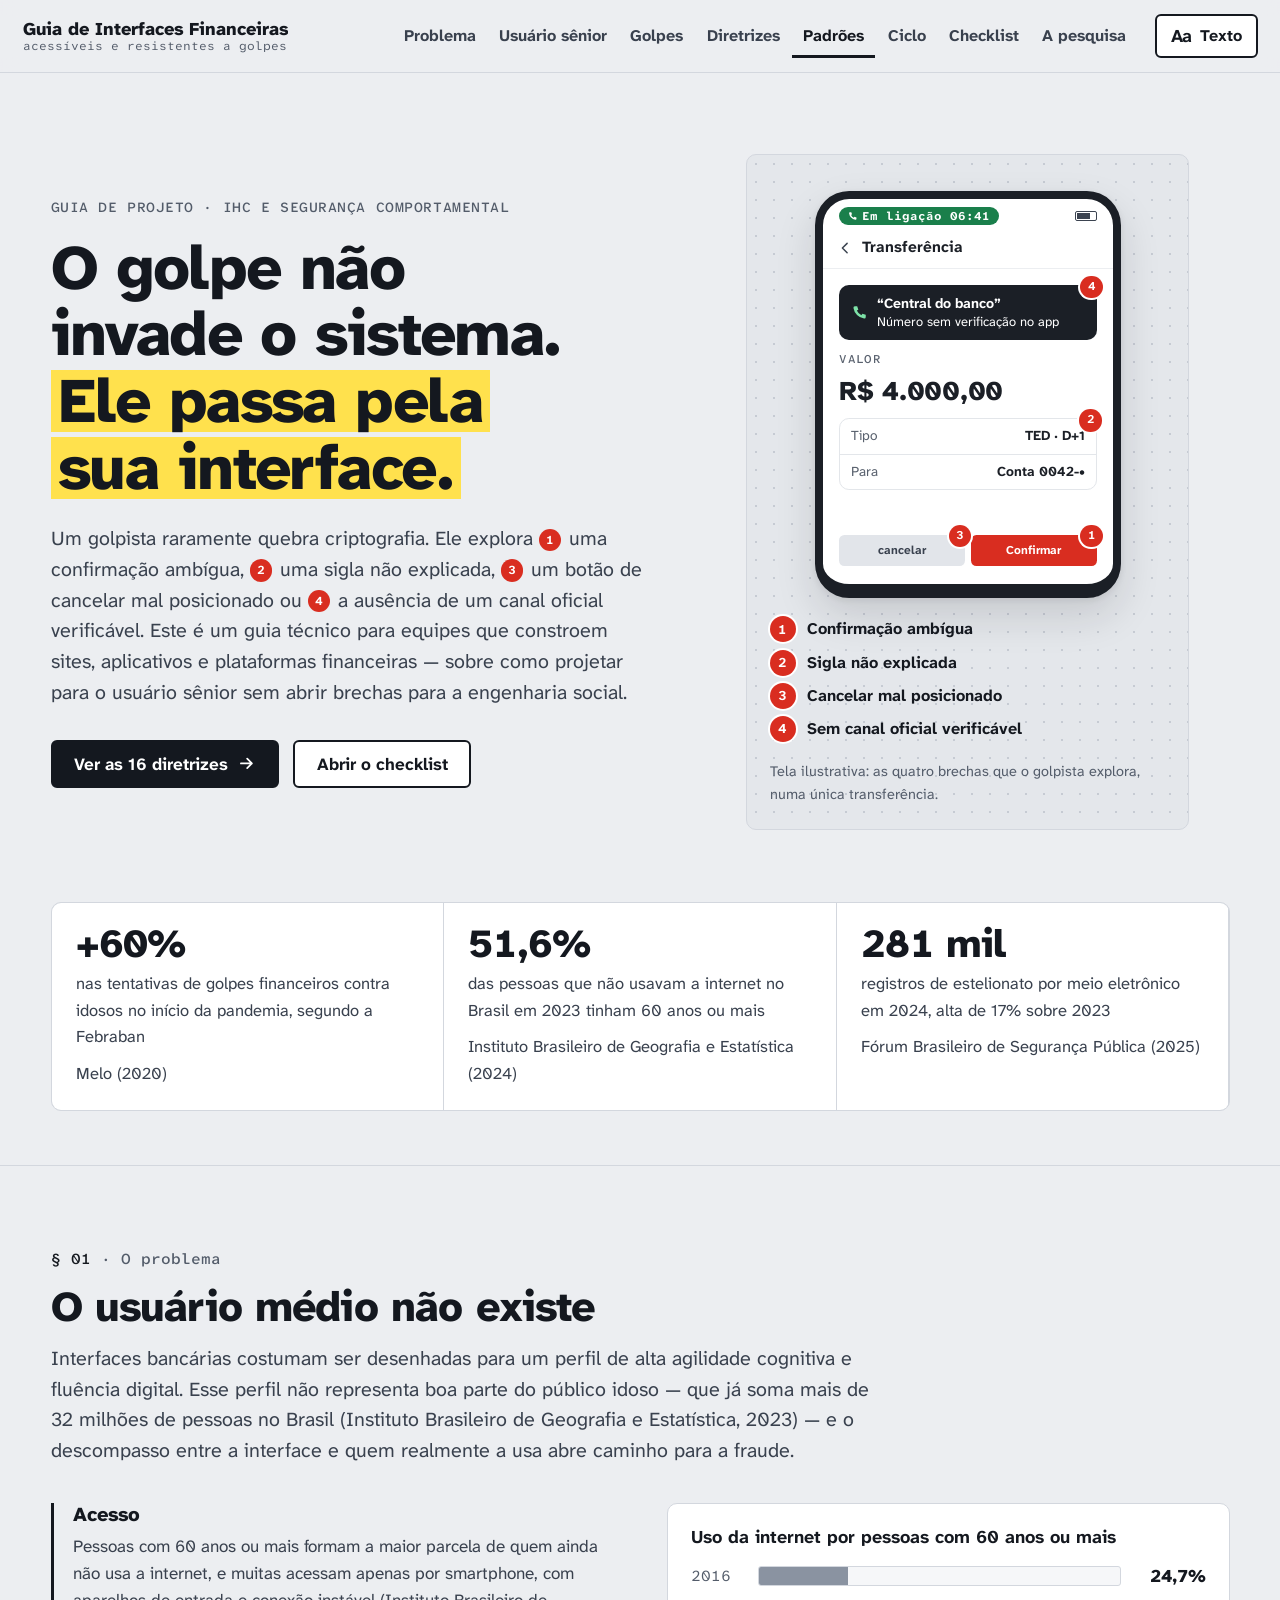
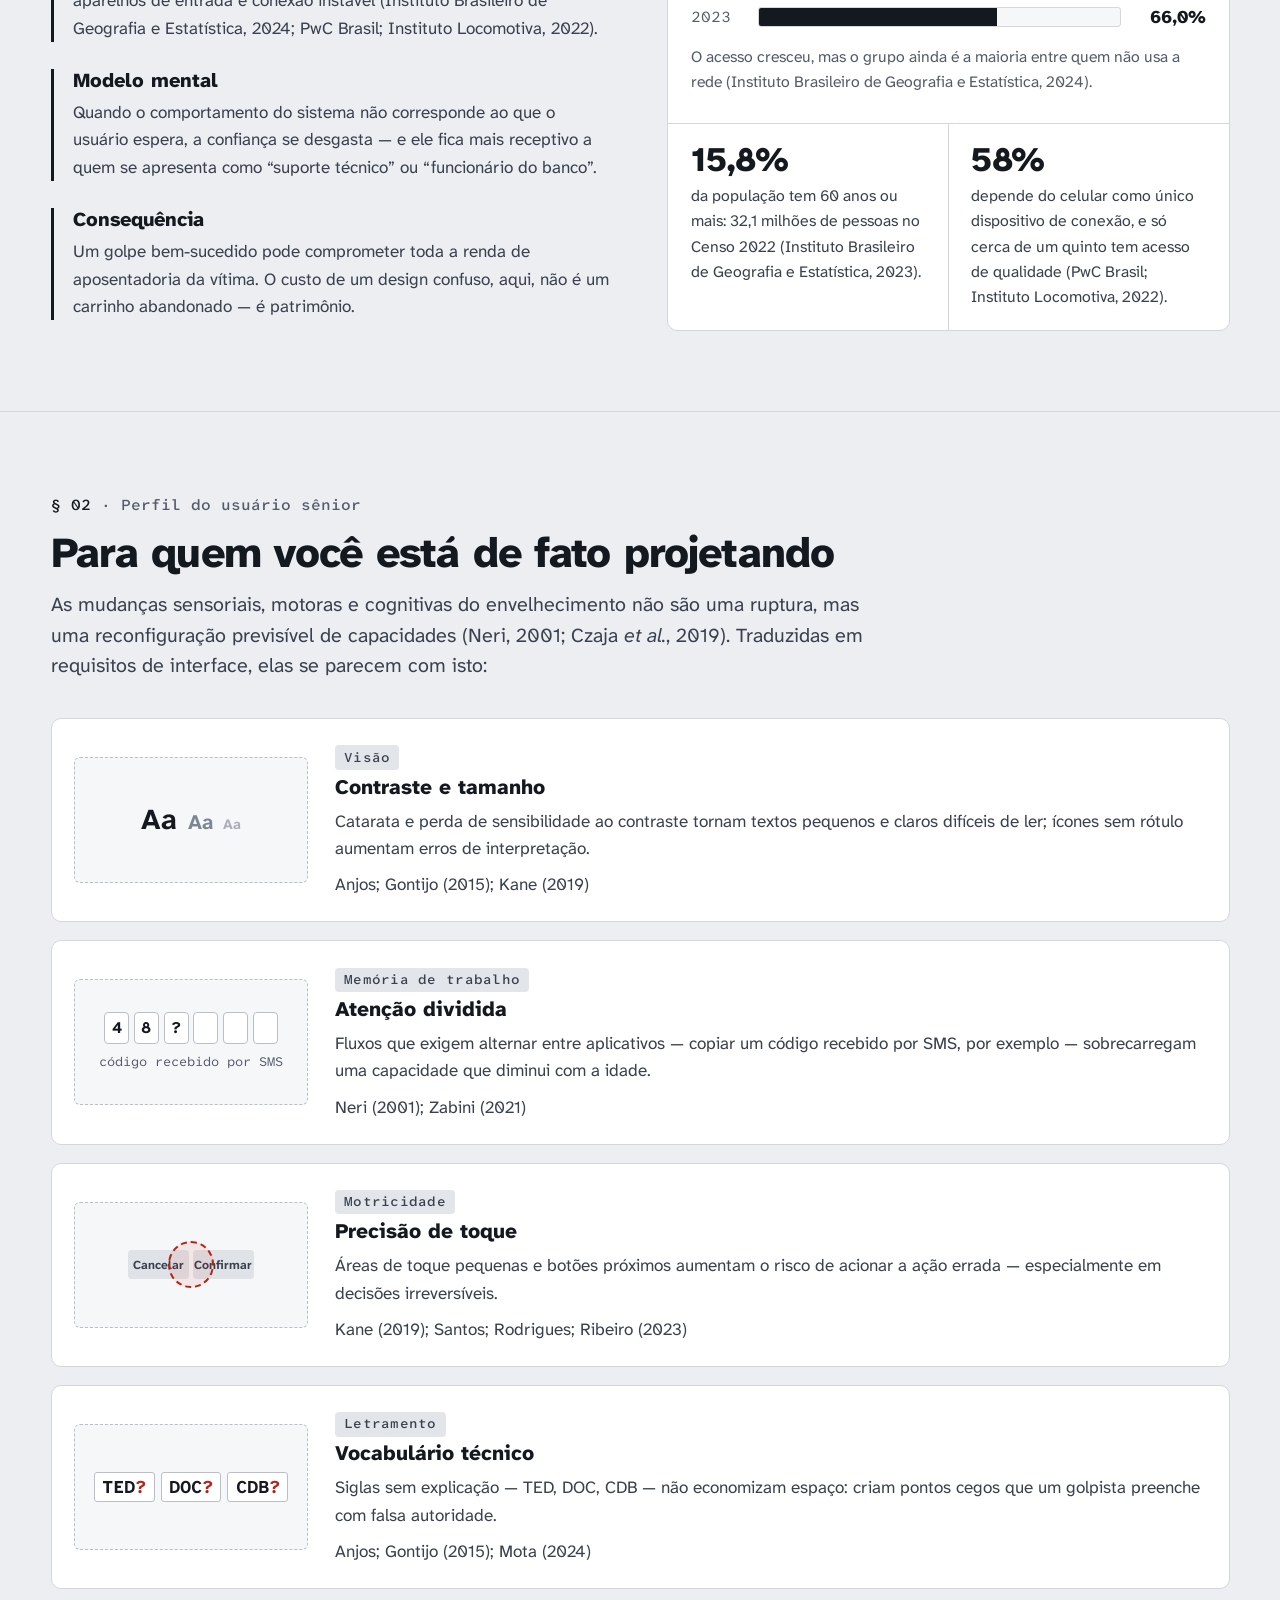
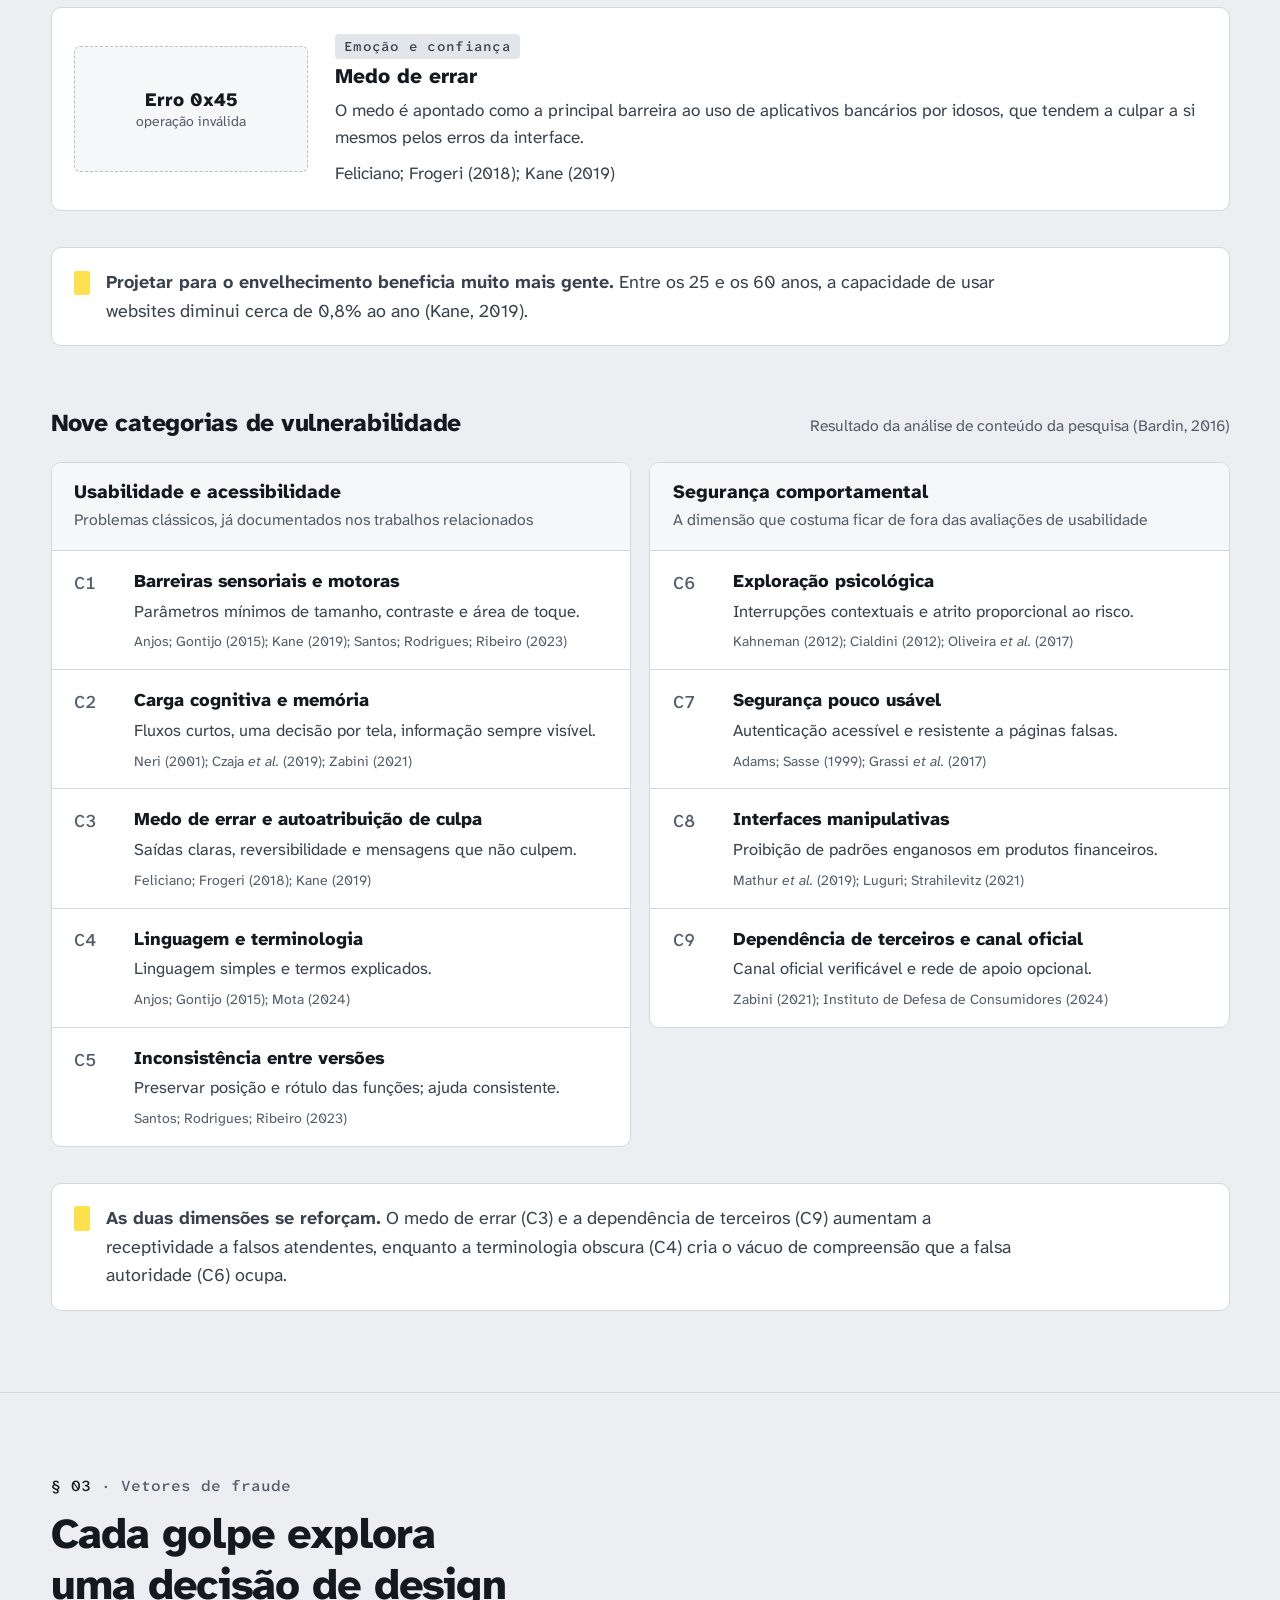
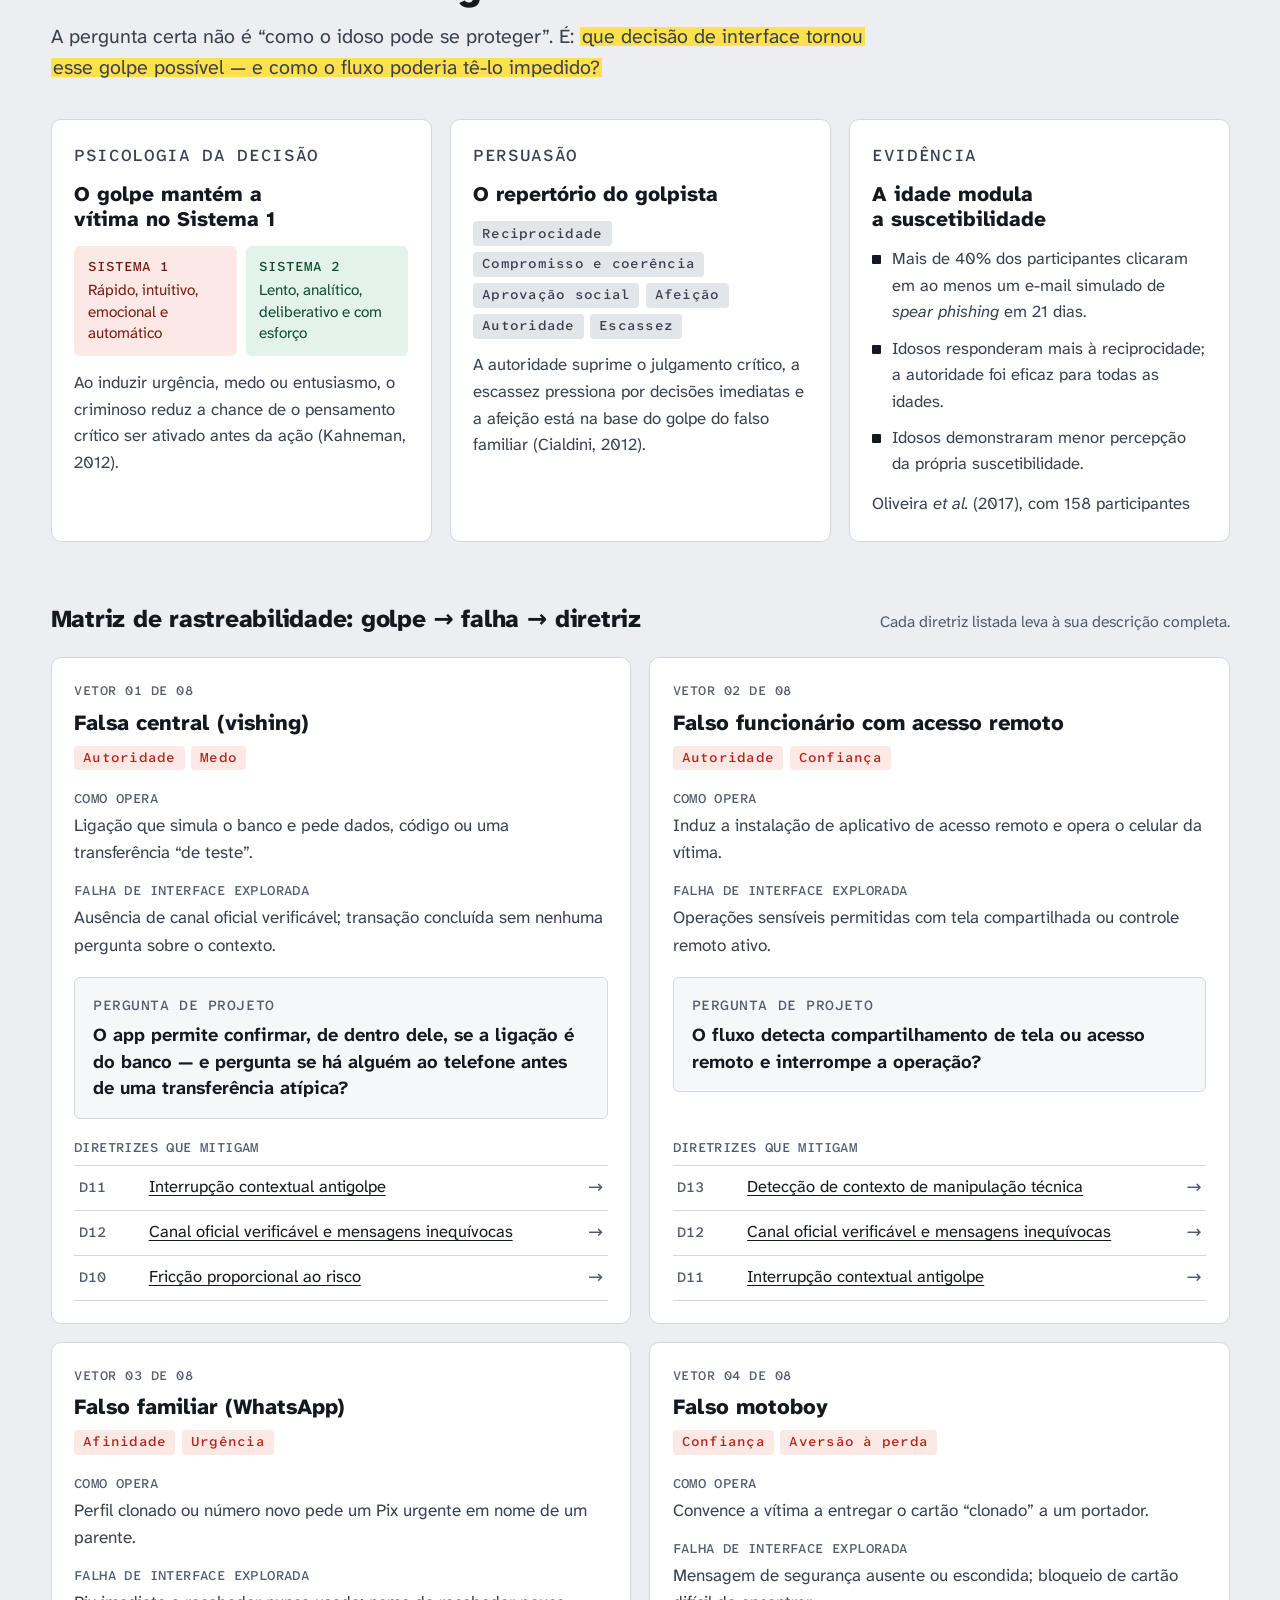
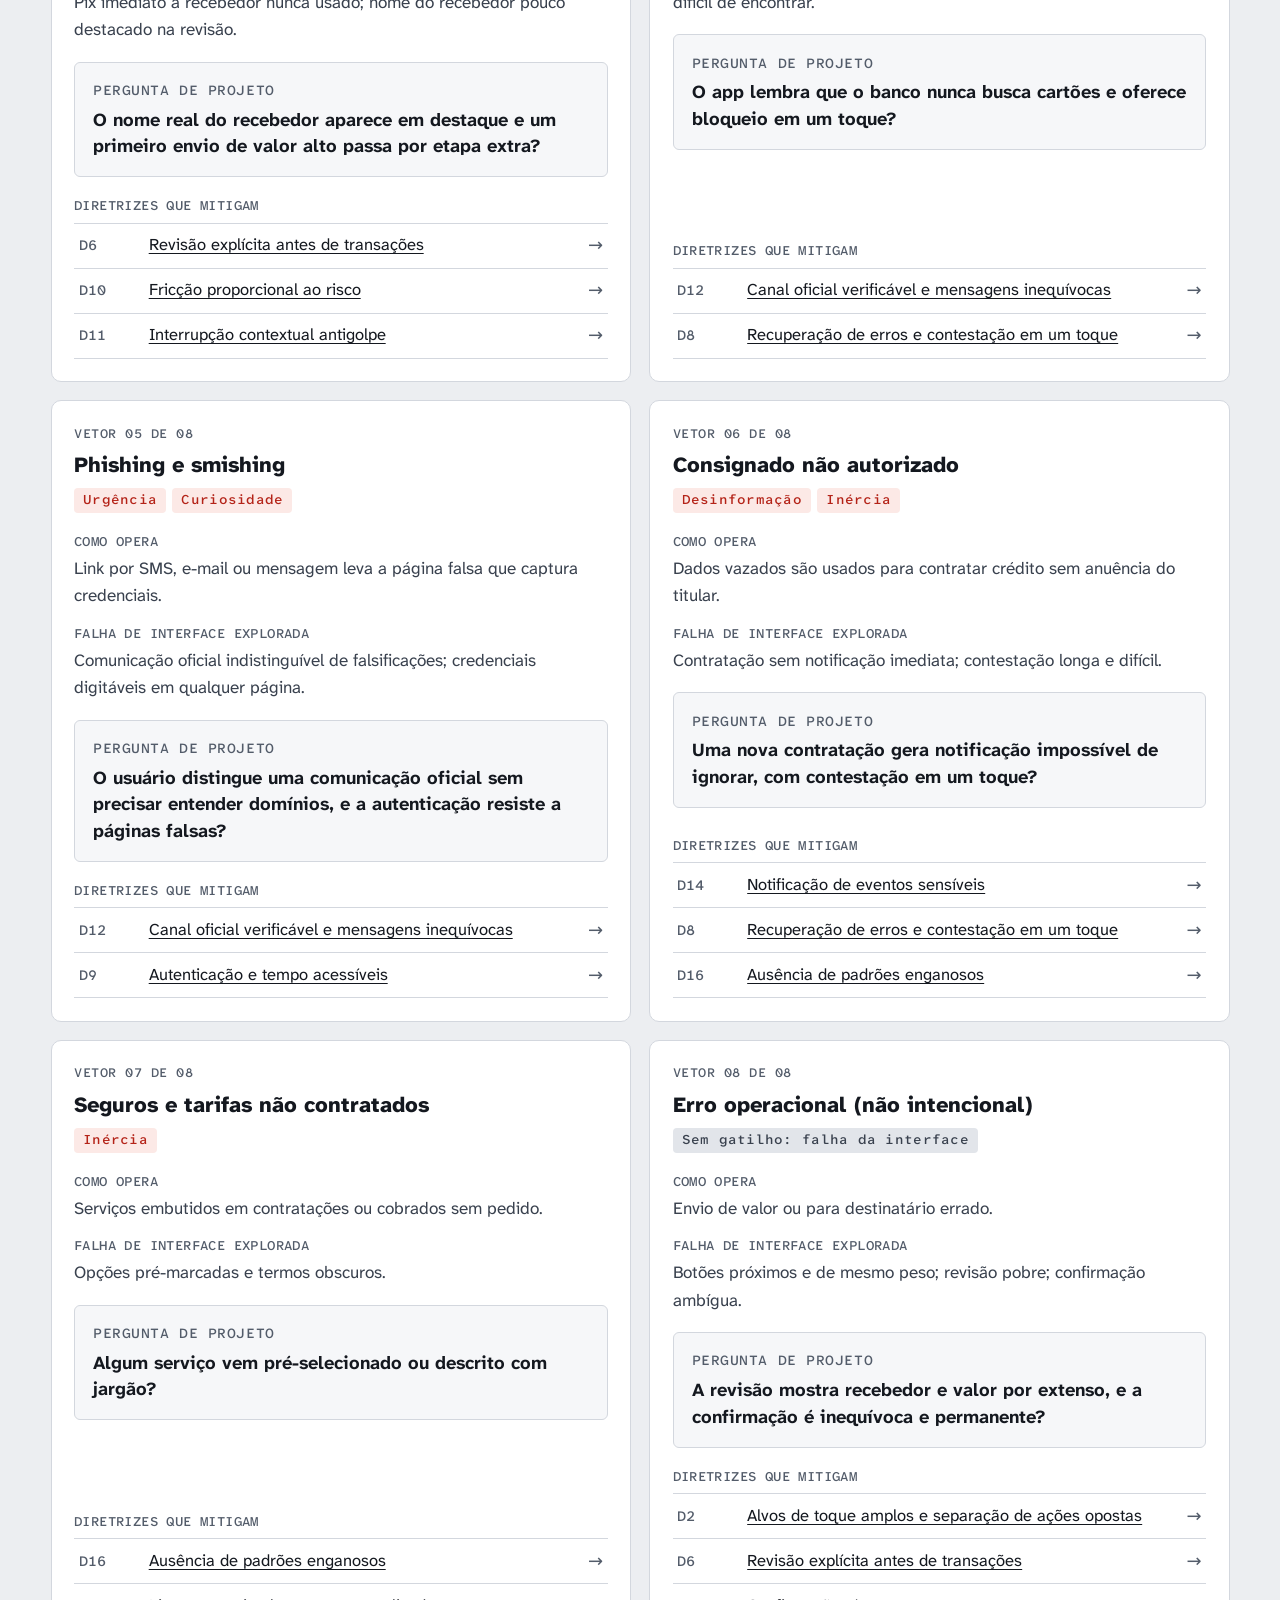
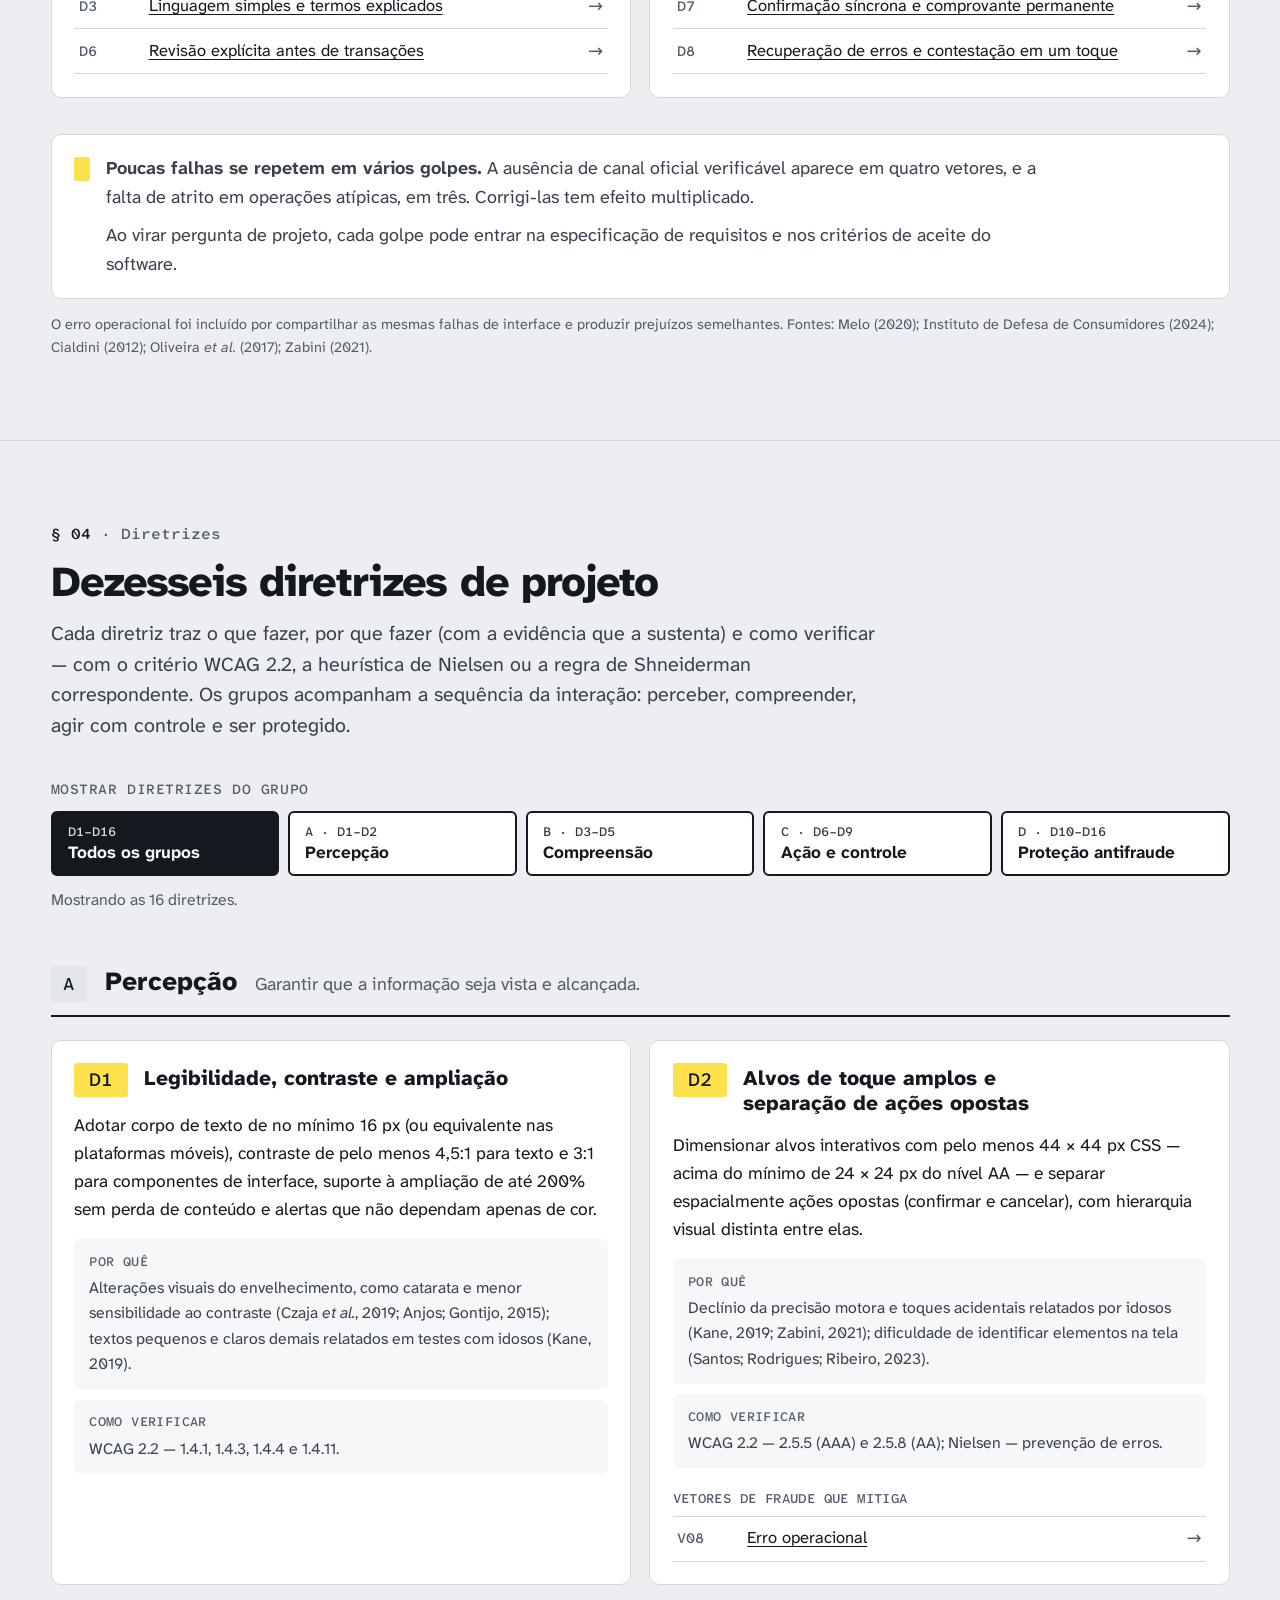
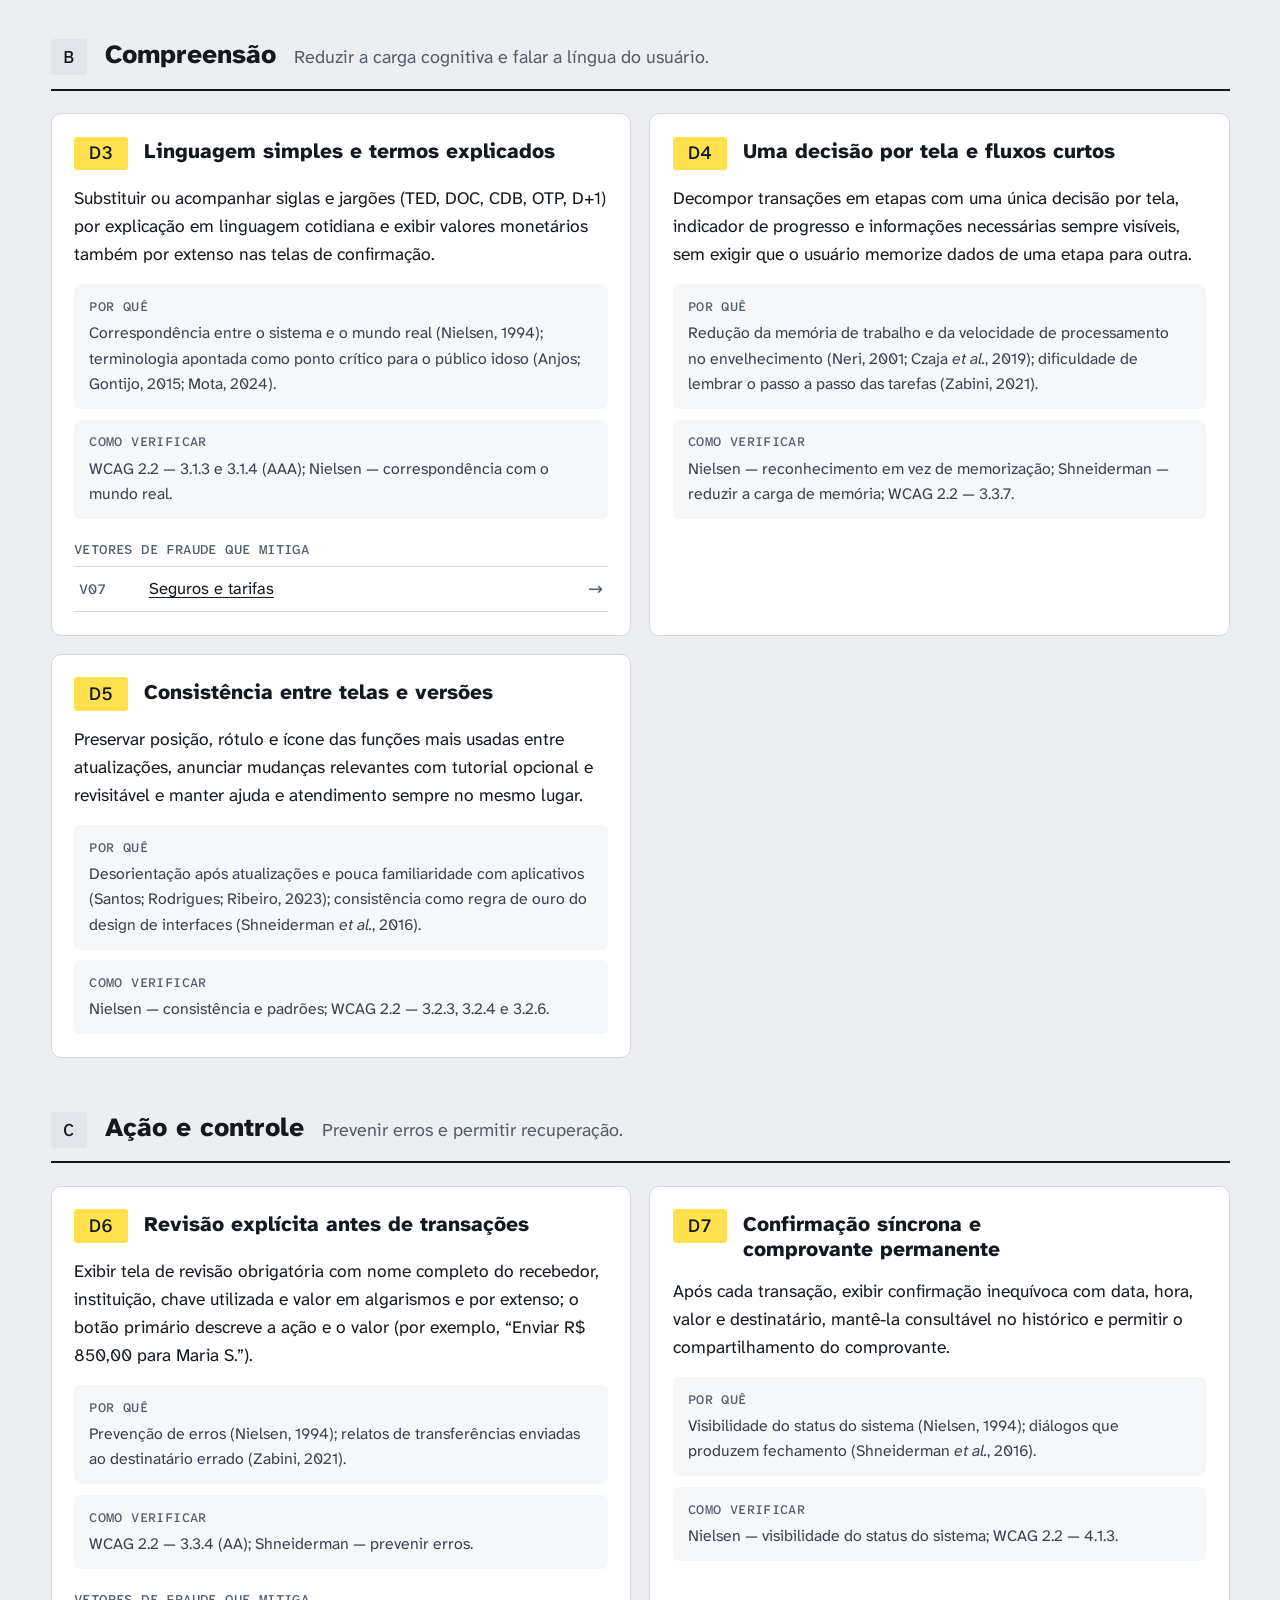
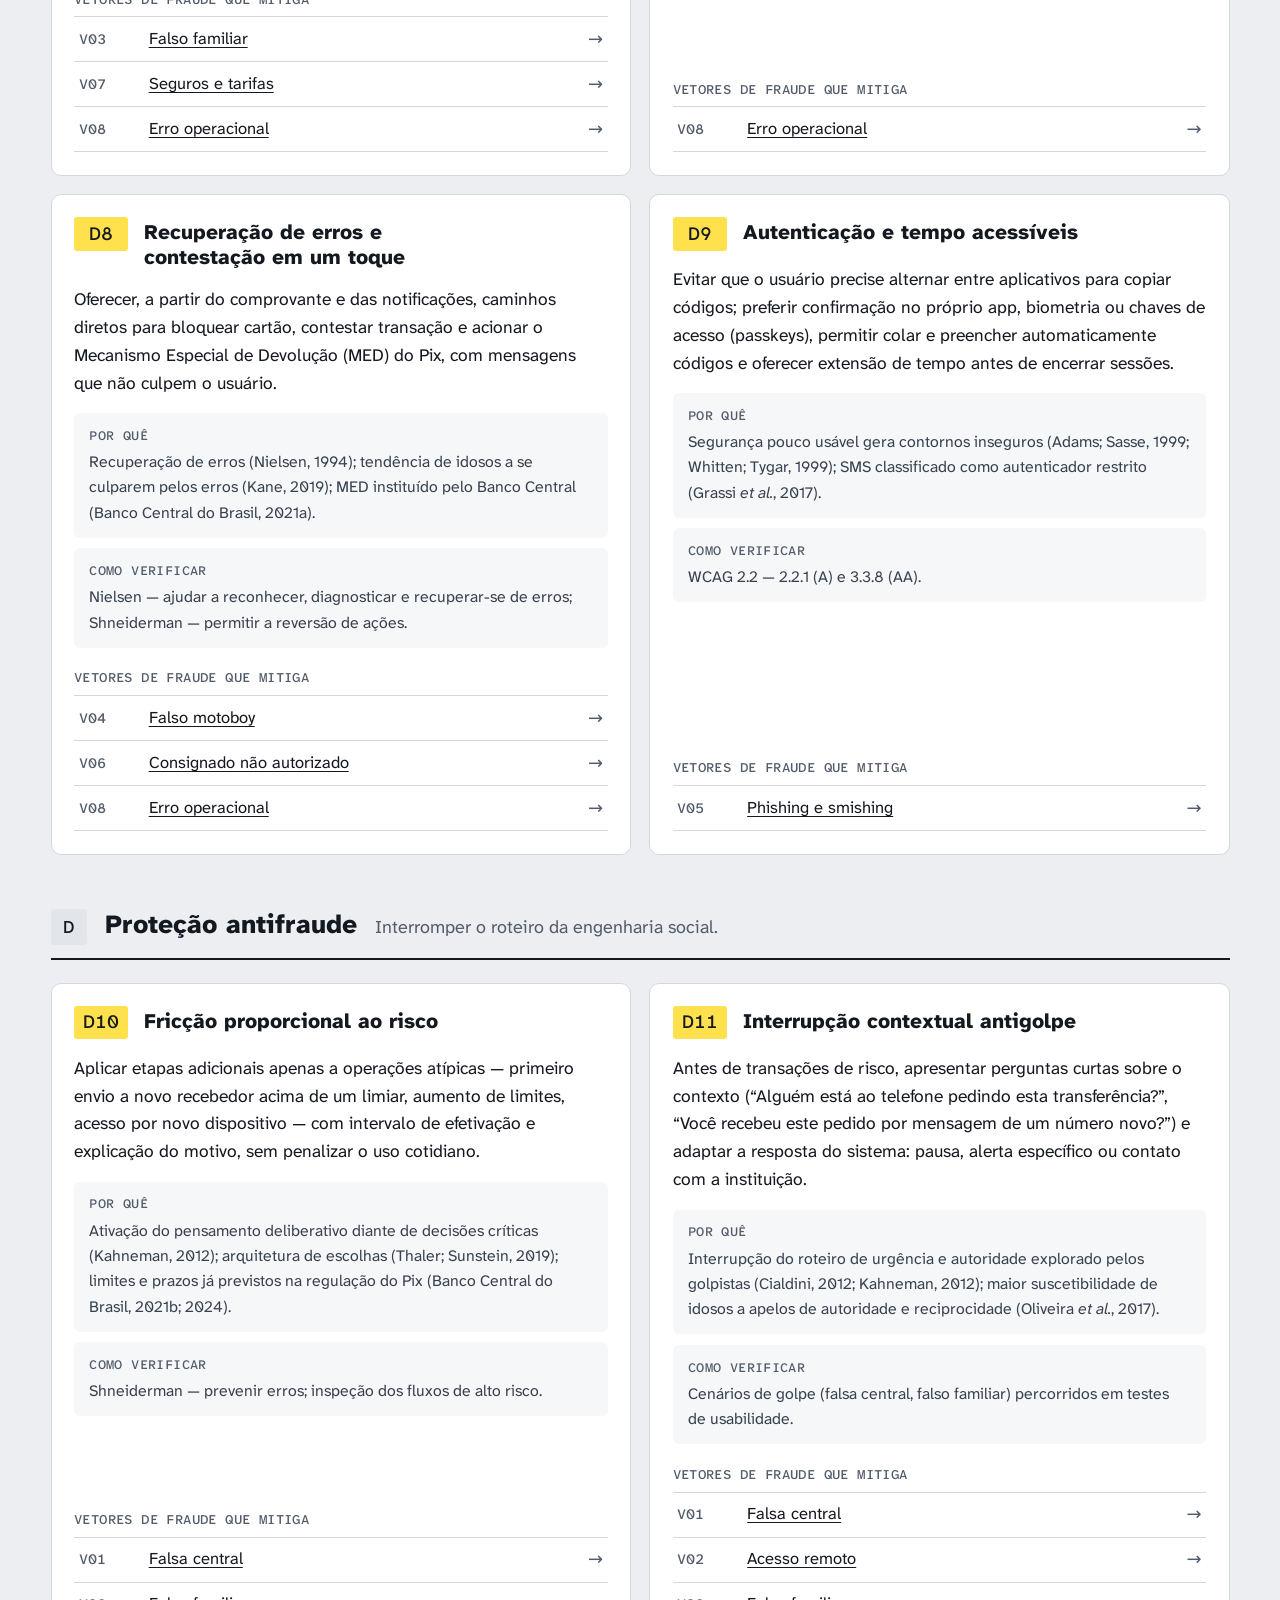
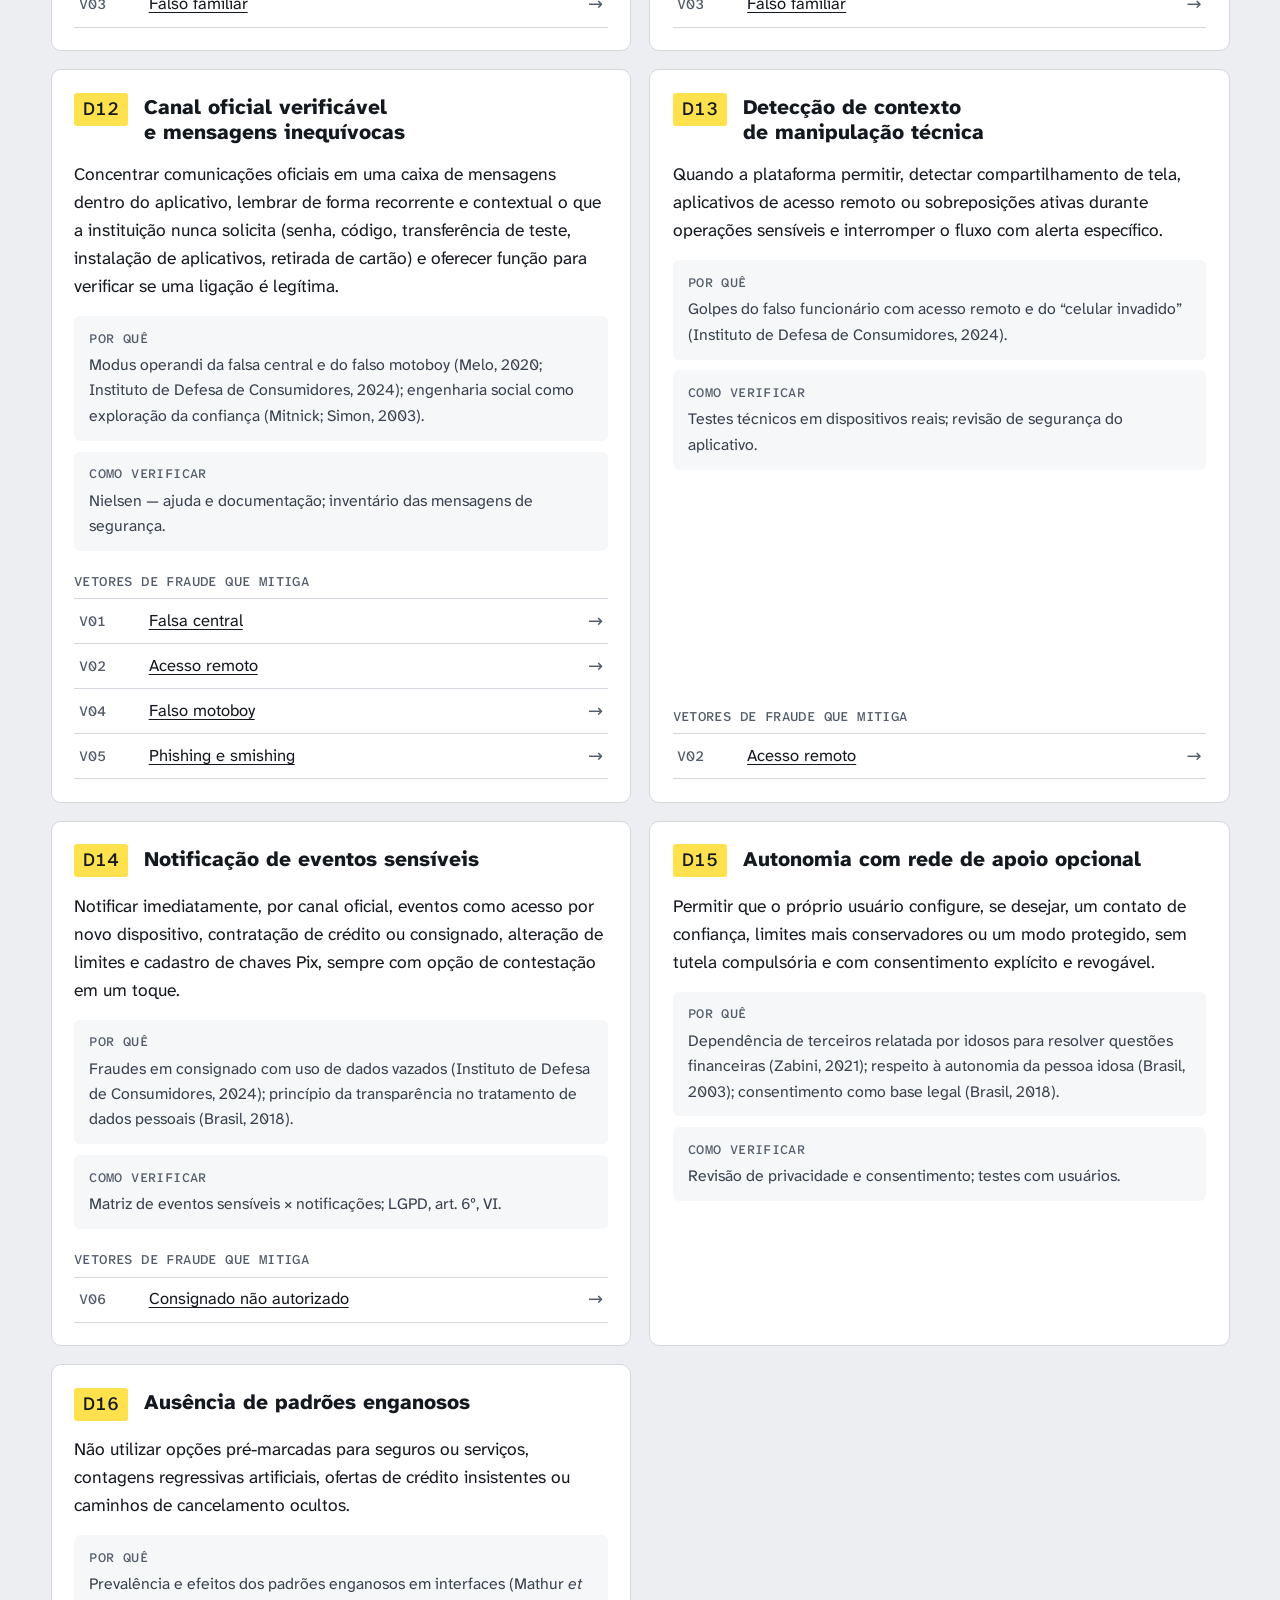
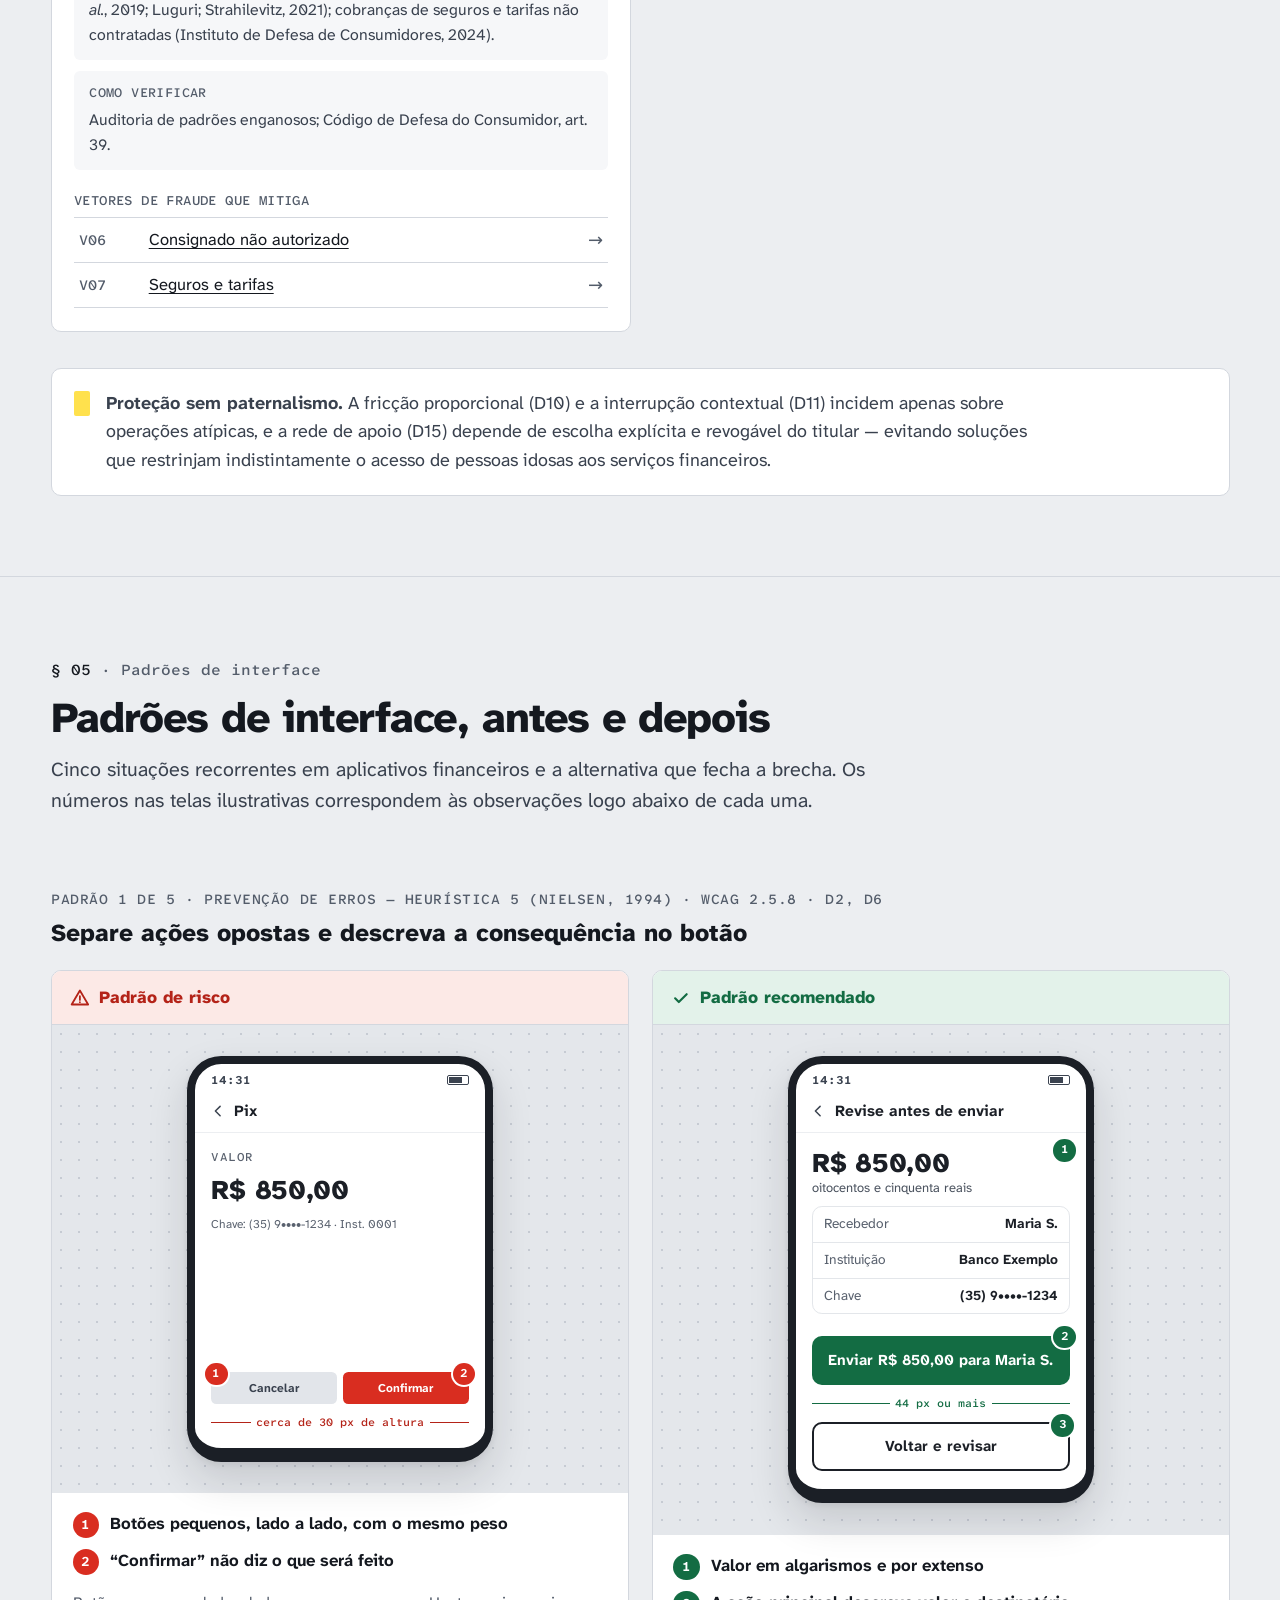
<file: index.html>
<!DOCTYPE html>
<html lang="pt-BR">
<head>
<meta charset="UTF-8">
<meta name="viewport" content="width=device-width, initial-scale=1, viewport-fit=cover">
<title>Guia de Interfaces Financeiras</title>
<meta name="description" content="Guia com 16 diretrizes, padrões de interface e checklist para criar apps financeiros acessíveis ao público idoso e resistentes à engenharia social.">
<meta name="author" content="Leonardo Brandão; Endrio Emanuel Ferreira Soares">
<meta name="keywords" content="interação humano-computador, acessibilidade, engenharia social, fraudes financeiras, pessoa idosa, WCAG 2.2, guia de interfaces">
<meta name="theme-color" content="#14181f">
<meta name="color-scheme" content="light">
<meta name="robots" content="index, follow">
<link rel="canonical" href="https://guia-interfaces-financeiras.vercel.app/">

<meta property="og:type" content="website">
<meta property="og:locale" content="pt_BR">
<meta property="og:site_name" content="Guia de Interfaces Financeiras">
<meta property="og:title" content="Guia de Interfaces Financeiras — o golpe não invade o sistema, ele passa pela sua interface">
<meta property="og:description" content="16 diretrizes, 8 vetores de fraude mapeados, padrões antes e depois e um checklist de 26 itens para interfaces financeiras acessíveis ao público idoso e resistentes a golpes.">
<meta property="og:url" content="https://guia-interfaces-financeiras.vercel.app/">
<meta property="og:image" content="https://guia-interfaces-financeiras.vercel.app/assets/img/og-image.png">
<meta property="og:image:width" content="1200">
<meta property="og:image:height" content="630">
<meta property="og:image:alt" content="Guia de Interfaces Financeiras: o golpe não invade o sistema, ele passa pela sua interface.">
<meta name="twitter:card" content="summary_large_image">
<meta name="twitter:title" content="Guia de Interfaces Financeiras">
<meta name="twitter:description" content="Interfaces financeiras acessíveis ao público idoso e resistentes à engenharia social.">
<meta name="twitter:image" content="https://guia-interfaces-financeiras.vercel.app/assets/img/og-image.png">

<link rel="icon" href="/favicon.ico" sizes="32x32">
<link rel="icon" href="/favicon.svg" type="image/svg+xml">
<link rel="apple-touch-icon" href="/apple-touch-icon.png">
<link rel="manifest" href="/site.webmanifest">

<link rel="preconnect" href="https://fonts.googleapis.com">
<link rel="preconnect" href="https://fonts.gstatic.com" crossorigin>
<link rel="stylesheet" href="https://fonts.googleapis.com/css2?family=Atkinson+Hyperlegible+Next:ital,wght@0,400;0,700;0,800;1,400&family=Atkinson+Hyperlegible+Mono:wght@500&display=swap">
<link rel="stylesheet" href="/assets/css/styles.css?v=17">
<script src="/assets/js/boot.js?v=17"></script>
<script src="/assets/js/app.js?v=17" defer></script>

<script type="application/ld+json">
{
  "@context": "https://schema.org",
  "@graph": [
    {
      "@type": "WebSite",
      "name": "Guia de Interfaces Financeiras",
      "url": "https://guia-interfaces-financeiras.vercel.app/",
      "inLanguage": "pt-BR"
    },
    {
      "@type": "Thesis",
      "name": "Guia para o desenvolvimento de interfaces financeiras acessíveis ao público idoso e resistentes à engenharia social",
      "inSupportOf": "Bacharelado em Sistemas de Informação",
      "inLanguage": "pt-BR",
      "datePublished": "2026",
      "author": [
        { "@type": "Person", "name": "Leonardo Brandão" },
        { "@type": "Person", "name": "Endrio Emanuel Ferreira Soares" }
      ],
      "contributor": { "@type": "Person", "name": "Daniela Augusta Guimarães Dias", "jobTitle": "Orientadora" },
      "sourceOrganization": {
        "@type": "EducationalOrganization",
        "name": "Instituto Federal de Educação, Ciência e Tecnologia do Sul de Minas Gerais — Campus Machado"
      },
      "keywords": "interação humano-computador; acessibilidade; engenharia social; fraudes financeiras; pessoa idosa",
      "abstract": "Guia metodológico, em formato de website, que orienta desenvolvedores, designers e equipes de produto na criação de interfaces financeiras acessíveis ao público idoso e estruturalmente mais resistentes a golpes baseados em engenharia social."
    }
  ]
}
</script>
</head>
<body>

<svg width="0" height="0" class="visually-hidden" aria-hidden="true" focusable="false">
  <symbol id="i-menu" viewBox="0 0 24 24"><path d="M4 7h16M4 12h16M4 17h16" fill="none" stroke="currentColor" stroke-width="2.2" stroke-linecap="round"/></symbol>
  <symbol id="i-close" viewBox="0 0 24 24"><path d="M6 6l12 12M18 6 6 18" fill="none" stroke="currentColor" stroke-width="2.2" stroke-linecap="round"/></symbol>
  <symbol id="i-warn" viewBox="0 0 24 24"><path d="M12 3 2 20h20L12 3Z" fill="none" stroke="currentColor" stroke-width="2.2" stroke-linejoin="round"/><path d="M12 10v4.5M12 17.2v.01" stroke="currentColor" stroke-width="2.2" stroke-linecap="round"/></symbol>
  <symbol id="i-check" viewBox="0 0 24 24"><path d="m5 12.5 4.5 4.5L19 7.5" fill="none" stroke="currentColor" stroke-width="2.6" stroke-linecap="round" stroke-linejoin="round"/></symbol>
  <symbol id="i-back" viewBox="0 0 24 24"><path d="M15 5 8 12l7 7" fill="none" stroke="currentColor" stroke-width="2.2" stroke-linecap="round" stroke-linejoin="round"/></symbol>
  <symbol id="i-phone" viewBox="0 0 24 24"><path d="M6.6 3h3l1.5 4.5-2 1.3a12 12 0 0 0 6.1 6.1l1.3-2 4.5 1.5v3a2 2 0 0 1-2.2 2A17 17 0 0 1 4.6 5.2 2 2 0 0 1 6.6 3Z" fill="currentColor"/></symbol>
  <symbol id="i-finger" viewBox="0 0 24 24"><path d="M12 11v3.5c0 2.2-.6 4.2-1.7 6M8.5 9.6A3.5 3.5 0 0 1 15.5 11v2.2c0 2.4-.5 4.8-1.4 7M5.6 8.2A7 7 0 0 1 19 11v1.5M5 12v1.5c0 2-.4 3.7-1 5.3M17.5 18c.6-1.6 1-3.3 1.2-5" fill="none" stroke="currentColor" stroke-width="1.7" stroke-linecap="round"/></symbol>
  <symbol id="i-lock" viewBox="0 0 24 24"><rect x="5" y="10.5" width="14" height="10" rx="2" fill="none" stroke="currentColor" stroke-width="2"/><path d="M8 10.5V8a4 4 0 0 1 8 0v2.5" fill="none" stroke="currentColor" stroke-width="2"/></symbol>
  <symbol id="i-chev" viewBox="0 0 24 24"><path d="m6 9 6 6 6-6" fill="none" stroke="currentColor" stroke-width="2.2" stroke-linecap="round" stroke-linejoin="round"/></symbol>
  <symbol id="i-up" viewBox="0 0 24 24"><path d="M12 19V5M6 11l6-6 6 6" fill="none" stroke="currentColor" stroke-width="2.4" stroke-linecap="round" stroke-linejoin="round"/></symbol>
  <symbol id="i-print" viewBox="0 0 24 24"><path d="M7 9V3h10v6M7 17H4v-7h16v7h-3M7 14h10v7H7z" fill="none" stroke="currentColor" stroke-width="2" stroke-linejoin="round"/></symbol>
  <symbol id="i-arrow" viewBox="0 0 24 24"><path d="M5 12h14M13 6l6 6-6 6" fill="none" stroke="currentColor" stroke-width="2.2" stroke-linecap="round" stroke-linejoin="round"/></symbol>
</svg>

<a class="skip" href="#conteudo">Pular para o conteúdo</a>

<header class="top">
  <div class="topbar">
    <a class="brand" href="#inicio">
      <span class="brand-name"><b>Guia de Interfaces Financeiras</b><small>acessíveis e resistentes a golpes</small></span>
    </a>
    <nav class="primary" id="menu" aria-label="Seções do guia">
      <ul>
        <li><a href="#problema">Problema</a></li>
        <li><a href="#usuario">Usuário sênior</a></li>
        <li><a href="#golpes">Golpes</a></li>
        <li><a href="#diretrizes">Diretrizes</a></li>
        <li><a href="#padroes">Padrões</a></li>
        <li><a href="#ciclo">Ciclo</a></li>
        <li><a href="#checklist">Checklist</a></li>
        <li><a href="#pesquisa">A pesquisa</a></li>
      </ul>
    </nav>
    <div class="tools">
      <div class="textsize">
        <button class="tool-btn" type="button" id="ts-btn" aria-expanded="false" aria-controls="ts-panel"><span class="aa" aria-hidden="true">Aa</span><span class="ts-lbl" aria-hidden="true">Texto</span><span class="visually-hidden">Tamanho do texto</span></button>
        <div class="ts-panel" id="ts-panel" hidden>
          <p id="ts-title">Tamanho do texto</p>
          <div class="seg" role="group" aria-labelledby="ts-title">
            <button type="button" data-scale="1" aria-pressed="true"><span class="s1">Padrão</span></button>
            <button type="button" data-scale="1.15" aria-pressed="false"><span class="s2">Maior</span></button>
            <button type="button" data-scale="1.3" aria-pressed="false"><span class="s3">Máximo</span></button>
          </div>
          <p class="small">A página se reorganiza para manter tudo fácil de ler e de tocar.</p>
        </div>
      </div>
      <button class="tool-btn menu-btn" type="button" aria-expanded="false" aria-controls="menu"><svg aria-hidden="true"><use href="#i-menu"/></svg><span class="lbl">Menu</span></button>
    </div>
  </div>
  <div class="read-progress" aria-hidden="true"></div>
</header>

<main id="conteudo" tabindex="-1">

  <div class="wrap hero" id="inicio">
    <div class="hero-grid">
      <div>
        <p class="eyebrow">Guia de projeto · IHC e segurança comportamental</p>
        <h1>O golpe não invade o sistema. <span class="hl">Ele passa pela sua interface.</span></h1>
        <p class="lede">Um golpista raramente quebra criptografia. Ele explora <span class="pin" aria-hidden="true">1</span> uma confirmação ambígua, <span class="pin" aria-hidden="true">2</span> uma sigla não explicada, <span class="pin" aria-hidden="true">3</span> um botão de cancelar mal posicionado ou <span class="pin" aria-hidden="true">4</span> a ausência de um canal oficial verificável. Este é um guia técnico para equipes que constroem sites, aplicativos e plataformas financeiras — sobre como projetar para o usuário sênior sem abrir brechas para a engenharia social.</p>
        <div class="hero-cta">
          <a class="btn" href="#diretrizes">Ver as 16 diretrizes <svg aria-hidden="true"><use href="#i-arrow"/></svg></a>
          <a class="btn btn--line" href="#checklist">Abrir o checklist</a>
        </div>
      </div>

      <figure class="board" aria-labelledby="board-cap">
        <div class="phone" role="img" aria-label="Tela ilustrativa de transferência com quatro falhas marcadas: botão Confirmar genérico, sigla TED D+1 sem explicação, botão cancelar pequeno ao lado do confirmar e uma ligação da suposta central do banco sem forma de verificação no app.">
          <div class="ph-status"><span class="ph-call"><svg><use href="#i-phone"/></svg>Em ligação 06:41</span><span class="bat"></span></div>
          <div class="ph-bar"><svg><use href="#i-back"/></svg>Transferência</div>
          <div class="ph-body">
            <div class="ph-callcard a"><span class="pin">4</span><svg><use href="#i-phone"/></svg><span><b>“Central do banco”</b>Número sem verificação no app</span></div>
            <span class="ph-lbl">Valor</span>
            <span class="ph-amt">R$ 4.000,00</span>
            <div class="ph-rows a"><span class="pin">2</span><div><span>Tipo</span><span>TED · D+1</span></div><div><span>Para</span><span>Conta 0042-•</span></div></div>
            <span class="ph-fill"></span>
            <div class="m-row"><span class="m-btn flat a"><span class="pin">3</span>cancelar</span><span class="m-btn bad a"><span class="pin">1</span>Confirmar</span></div>
          </div>
        </div>
        <ol class="board-legend" aria-label="Falhas marcadas na tela">
          <li><span class="pin" aria-hidden="true">1</span>Confirmação ambígua</li>
          <li><span class="pin" aria-hidden="true">2</span>Sigla não explicada</li>
          <li><span class="pin" aria-hidden="true">3</span>Cancelar mal posicionado</li>
          <li><span class="pin" aria-hidden="true">4</span>Sem canal oficial verificável</li>
        </ol>
        <figcaption class="board-caption" id="board-cap">Tela ilustrativa: as quatro brechas que o golpista explora, numa única transferência.</figcaption>
      </figure>
    </div>

    <div class="facts-strip">
      <div class="fact"><b>+60%</b><span>nas tentativas de golpes financeiros contra idosos no início da pandemia, segundo a Febraban</span><span class="src">Melo (2020)</span></div>
      <div class="fact"><b>51,6%</b><span>das pessoas que não usavam a internet no Brasil em 2023 tinham 60 anos ou mais</span><span class="src">Instituto Brasileiro de Geografia e Estatística (2024)</span></div>
      <div class="fact"><b>281 mil</b><span>registros de estelionato por meio eletrônico em 2024, alta de 17% sobre 2023</span><span class="src">Fórum Brasileiro de Segurança Pública (2025)</span></div>
    </div>
  </div>

  <section id="problema" aria-labelledby="h-problema">
    <div class="wrap">
      <div class="sec-head">
        <p class="sec-num"><b>§ 01</b> · O problema</p>
        <h2 id="h-problema">O usuário médio não existe</h2>
        <p class="lede">Interfaces bancárias costumam ser desenhadas para um perfil de alta agilidade cognitiva e fluência digital. Esse perfil não representa boa parte do público idoso — que já soma mais de 32 milhões de pessoas no Brasil (Instituto Brasileiro de Geografia e Estatística, 2023) — e o descompasso entre a interface e quem realmente a usa abre caminho para a fraude.</p>
      </div>

      <div class="problem">
        <ul class="premises">
          <li><h3>Acesso</h3><p>Pessoas com 60 anos ou mais formam a maior parcela de quem ainda não usa a internet, e muitas acessam apenas por smartphone, com aparelhos de entrada e conexão instável (Instituto Brasileiro de Geografia e Estatística, 2024; PwC Brasil; Instituto Locomotiva, 2022).</p></li>
          <li><h3>Modelo mental</h3><p>Quando o comportamento do sistema não corresponde ao que o usuário espera, a confiança se desgasta — e ele fica mais receptivo a quem se apresenta como “suporte técnico” ou “funcionário do banco”.</p></li>
          <li><h3>Consequência</h3><p>Um golpe bem-sucedido pode comprometer toda a renda de aposentadoria da vítima. O custo de um design confuso, aqui, não é um carrinho abandonado — é patrimônio.</p></li>
        </ul>

        <div class="sheet data-sheet">
          <div>
            <h3>Uso da internet por pessoas com 60 anos ou mais</h3>
            <div class="bars" role="img" aria-label="Uso da internet por idosos: 24,7% em 2016 e 66,0% em 2023">
              <div class="bar-row"><span class="yr">2016</span><span class="bar-track"><span class="bar-fill w247"></span></span><span class="val">24,7%</span></div>
              <div class="bar-row"><span class="yr">2023</span><span class="bar-track"><span class="bar-fill w660"></span></span><span class="val">66,0%</span></div>
            </div>
            <p class="small mt-s">O acesso cresceu, mas o grupo ainda é a maioria entre quem não usa a rede (Instituto Brasileiro de Geografia e Estatística, 2024).</p>
          </div>
          <div class="data-pair">
            <div><b>15,8%</b><span>da população tem 60 anos ou mais: 32,1 milhões de pessoas no Censo 2022 (Instituto Brasileiro de Geografia e Estatística, 2023).</span></div>
            <div><b>58%</b><span>depende do celular como único dispositivo de conexão, e só cerca de um quinto tem acesso de qualidade (PwC Brasil; Instituto Locomotiva, 2022).</span></div>
          </div>
        </div>
      </div>
    </div>
  </section>

  <section id="usuario" aria-labelledby="h-usuario">
    <div class="wrap">
      <div class="sec-head">
        <p class="sec-num"><b>§ 02</b> · Perfil do usuário sênior</p>
        <h2 id="h-usuario">Para quem você está de fato projetando</h2>
        <p class="lede">As mudanças sensoriais, motoras e cognitivas do envelhecimento não são uma ruptura, mas uma reconfiguração previsível de capacidades (Neri, 2001; Czaja <em>et al.</em>, 2019). Traduzidas em requisitos de interface, elas se parecem com isto:</p>
      </div>

      <ul class="abilities">
        <li class="ability">
          <div class="specimen" aria-hidden="true"><div class="sp-contrast"><span></span><span></span><span></span></div></div>
          <div><span class="tag">Visão</span><h3>Contraste e tamanho</h3><p>Catarata e perda de sensibilidade ao contraste tornam textos pequenos e claros difíceis de ler; ícones sem rótulo aumentam erros de interpretação.</p><p class="src">Anjos; Gontijo (2015); Kane (2019)</p></div>
        </li>
        <li class="ability">
          <div class="specimen" aria-hidden="true"><div class="sp-code"><div class="boxes"><i>4</i><i>8</i><i>?</i><i></i><i></i><i></i></div><small>código recebido por SMS</small></div></div>
          <div><span class="tag">Memória de trabalho</span><h3>Atenção dividida</h3><p>Fluxos que exigem alternar entre aplicativos — copiar um código recebido por SMS, por exemplo — sobrecarregam uma capacidade que diminui com a idade.</p><p class="src">Neri (2001); Zabini (2021)</p></div>
        </li>
        <li class="ability">
          <div class="specimen" aria-hidden="true"><div class="sp-touch"><i>Cancelar</i><i>Confirmar</i><b></b></div></div>
          <div><span class="tag">Motricidade</span><h3>Precisão de toque</h3><p>Áreas de toque pequenas e botões próximos aumentam o risco de acionar a ação errada — especialmente em decisões irreversíveis.</p><p class="src">Kane (2019); Santos; Rodrigues; Ribeiro (2023)</p></div>
        </li>
        <li class="ability">
          <div class="specimen" aria-hidden="true"><div class="sp-words"><span>TED</span><span>DOC</span><span>CDB</span></div></div>
          <div><span class="tag">Letramento</span><h3>Vocabulário técnico</h3><p>Siglas sem explicação — TED, DOC, CDB — não economizam espaço: criam pontos cegos que um golpista preenche com falsa autoridade.</p><p class="src">Anjos; Gontijo (2015); Mota (2024)</p></div>
        </li>
        <li class="ability">
          <div class="specimen" aria-hidden="true"><div class="sp-fear">Erro 0x45<small>operação inválida</small></div></div>
          <div><span class="tag">Emoção e confiança</span><h3>Medo de errar</h3><p>O medo é apontado como a principal barreira ao uso de aplicativos bancários por idosos, que tendem a culpar a si mesmos pelos erros da interface.</p><p class="src">Feliciano; Frogeri (2018); Kane (2019)</p></div>
        </li>
      </ul>

      <div class="note"><span class="mk" aria-hidden="true"></span><div><p><strong>Projetar para o envelhecimento beneficia muito mais gente.</strong> Entre os 25 e os 60 anos, a capacidade de usar websites diminui cerca de 0,8% ao ano (Kane, 2019).</p></div></div>

      <div class="sub-head"><h3>Nove categorias de vulnerabilidade</h3><p class="small">Resultado da análise de conteúdo da pesquisa (Bardin, 2016)</p></div>
      <div class="vuln">
        <div class="vuln-col">
          <header><h4>Usabilidade e acessibilidade</h4><p>Problemas clássicos, já documentados nos trabalhos relacionados</p></header>
          <ol>
            <li><span class="cid">C1</span><div><strong>Barreiras sensoriais e motoras</strong><span class="impl">Parâmetros mínimos de tamanho, contraste e área de toque.</span><span class="ev">Anjos; Gontijo (2015); Kane (2019); Santos; Rodrigues; Ribeiro (2023)</span></div></li>
            <li><span class="cid">C2</span><div><strong>Carga cognitiva e memória</strong><span class="impl">Fluxos curtos, uma decisão por tela, informação sempre visível.</span><span class="ev">Neri (2001); Czaja <em>et al.</em> (2019); Zabini (2021)</span></div></li>
            <li><span class="cid">C3</span><div><strong>Medo de errar e autoatribuição de culpa</strong><span class="impl">Saídas claras, reversibilidade e mensagens que não culpem.</span><span class="ev">Feliciano; Frogeri (2018); Kane (2019)</span></div></li>
            <li><span class="cid">C4</span><div><strong>Linguagem e terminologia</strong><span class="impl">Linguagem simples e termos explicados.</span><span class="ev">Anjos; Gontijo (2015); Mota (2024)</span></div></li>
            <li><span class="cid">C5</span><div><strong>Inconsistência entre versões</strong><span class="impl">Preservar posição e rótulo das funções; ajuda consistente.</span><span class="ev">Santos; Rodrigues; Ribeiro (2023)</span></div></li>
          </ol>
        </div>
        <div class="vuln-col">
          <header><h4>Segurança comportamental</h4><p>A dimensão que costuma ficar de fora das avaliações de usabilidade</p></header>
          <ol start="6">
            <li><span class="cid">C6</span><div><strong>Exploração psicológica</strong><span class="impl">Interrupções contextuais e atrito proporcional ao risco.</span><span class="ev">Kahneman (2012); Cialdini (2012); Oliveira <em>et al.</em> (2017)</span></div></li>
            <li><span class="cid">C7</span><div><strong>Segurança pouco usável</strong><span class="impl">Autenticação acessível e resistente a páginas falsas.</span><span class="ev">Adams; Sasse (1999); Grassi <em>et al.</em> (2017)</span></div></li>
            <li><span class="cid">C8</span><div><strong>Interfaces manipulativas</strong><span class="impl">Proibição de padrões enganosos em produtos financeiros.</span><span class="ev">Mathur <em>et al.</em> (2019); Luguri; Strahilevitz (2021)</span></div></li>
            <li><span class="cid">C9</span><div><strong>Dependência de terceiros e canal oficial</strong><span class="impl">Canal oficial verificável e rede de apoio opcional.</span><span class="ev">Zabini (2021); Instituto de Defesa de Consumidores (2024)</span></div></li>
          </ol>
        </div>
      </div>
      <div class="note"><span class="mk" aria-hidden="true"></span><div><p><strong>As duas dimensões se reforçam.</strong> O medo de errar (C3) e a dependência de terceiros (C9) aumentam a receptividade a falsos atendentes, enquanto a terminologia obscura (C4) cria o vácuo de compreensão que a falsa autoridade (C6) ocupa.</p></div></div>
    </div>
  </section>

  <section id="golpes" aria-labelledby="h-golpes">
    <div class="wrap">
      <div class="sec-head">
        <p class="sec-num"><b>§ 03</b> · Vetores de fraude</p>
        <h2 id="h-golpes">Cada golpe explora uma decisão de design</h2>
        <p class="lede">A pergunta certa não é “como o idoso pode se proteger”. É: <span class="hl">que decisão de interface tornou esse golpe possível — e como o fluxo poderia tê-lo impedido?</span></p>
      </div>

      <div class="psych">
        <div class="sheet">
          <p class="eyebrow">Psicologia da decisão</p>
          <h3>O golpe mantém a vítima no Sistema 1</h3>
          <div class="sys">
            <div class="s1"><b>SISTEMA 1</b>Rápido, intuitivo, emocional e automático</div>
            <div class="s2"><b>SISTEMA 2</b>Lento, analítico, deliberativo e com esforço</div>
          </div>
          <p>Ao induzir urgência, medo ou entusiasmo, o criminoso reduz a chance de o pensamento crítico ser ativado antes da ação (Kahneman, 2012).</p>
        </div>
        <div class="sheet">
          <p class="eyebrow">Persuasão</p>
          <h3>O repertório do golpista</h3>
          <ul class="tags" aria-label="Princípios de persuasão de Cialdini">
            <li class="tag">Reciprocidade</li><li class="tag">Compromisso e coerência</li><li class="tag">Aprovação social</li><li class="tag">Afeição</li><li class="tag">Autoridade</li><li class="tag">Escassez</li>
          </ul>
          <p>A autoridade suprime o julgamento crítico, a escassez pressiona por decisões imediatas e a afeição está na base do golpe do falso familiar (Cialdini, 2012).</p>
        </div>
        <div class="sheet">
          <p class="eyebrow">Evidência</p>
          <h3>A idade modula a suscetibilidade</h3>
          <ul class="facts">
            <li>Mais de 40% dos participantes clicaram em ao menos um e-mail simulado de <em>spear phishing</em> em 21 dias.</li>
            <li>Idosos responderam mais à reciprocidade; a autoridade foi eficaz para todas as idades.</li>
            <li>Idosos demonstraram menor percepção da própria suscetibilidade.</li>
          </ul>
          <p class="src">Oliveira <em>et al.</em> (2017), com 158 participantes</p>
        </div>
      </div>

      <div class="sub-head"><h3>Matriz de rastreabilidade: golpe → falha → diretriz</h3><p class="small">Cada diretriz listada leva à sua descrição completa.</p></div>

      <div class="scam-grid" id="matriz">
        <article class="sheet scam" id="golpe-1" data-golpe="Falsa central" data-code="V01">
          <div class="scam-head"><p class="eyebrow">Vetor 01 de 08</p><h3>Falsa central (vishing)</h3><ul class="tags" aria-label="Gatilhos psicológicos"><li class="tag tag--risk">Autoridade</li><li class="tag tag--risk">Medo</li></ul></div>
          <dl><div><dt>Como opera</dt><dd>Ligação que simula o banco e pede dados, código ou uma transferência “de teste”.</dd></div><div><dt>Falha de interface explorada</dt><dd>Ausência de canal oficial verificável; transação concluída sem nenhuma pergunta sobre o contexto.</dd></div></dl>
          <div class="question"><span class="eyebrow">Pergunta de projeto</span><p>O app permite confirmar, de dentro dele, se a ligação é do banco — e pergunta se há alguém ao telefone antes de uma transferência atípica?</p></div>
          <div class="refs-box"><p class="xref-label">Diretrizes que mitigam</p><ul class="xref"><li><a href="#D11"><span class="xc">D11</span><span class="xn">Interrupção contextual antigolpe</span><span class="xa" aria-hidden="true">→</span></a></li><li><a href="#D12"><span class="xc">D12</span><span class="xn">Canal oficial verificável e mensagens inequívocas</span><span class="xa" aria-hidden="true">→</span></a></li><li><a href="#D10"><span class="xc">D10</span><span class="xn">Fricção proporcional ao risco</span><span class="xa" aria-hidden="true">→</span></a></li></ul></div>
        </article>
        <article class="sheet scam" id="golpe-2" data-golpe="Acesso remoto" data-code="V02">
          <div class="scam-head"><p class="eyebrow">Vetor 02 de 08</p><h3>Falso funcionário com acesso remoto</h3><ul class="tags" aria-label="Gatilhos psicológicos"><li class="tag tag--risk">Autoridade</li><li class="tag tag--risk">Confiança</li></ul></div>
          <dl><div><dt>Como opera</dt><dd>Induz a instalação de aplicativo de acesso remoto e opera o celular da vítima.</dd></div><div><dt>Falha de interface explorada</dt><dd>Operações sensíveis permitidas com tela compartilhada ou controle remoto ativo.</dd></div></dl>
          <div class="question"><span class="eyebrow">Pergunta de projeto</span><p>O fluxo detecta compartilhamento de tela ou acesso remoto e interrompe a operação?</p></div>
          <div class="refs-box"><p class="xref-label">Diretrizes que mitigam</p><ul class="xref"><li><a href="#D13"><span class="xc">D13</span><span class="xn">Detecção de contexto de manipulação técnica</span><span class="xa" aria-hidden="true">→</span></a></li><li><a href="#D12"><span class="xc">D12</span><span class="xn">Canal oficial verificável e mensagens inequívocas</span><span class="xa" aria-hidden="true">→</span></a></li><li><a href="#D11"><span class="xc">D11</span><span class="xn">Interrupção contextual antigolpe</span><span class="xa" aria-hidden="true">→</span></a></li></ul></div>
        </article>
        <article class="sheet scam" id="golpe-3" data-golpe="Falso familiar" data-code="V03">
          <div class="scam-head"><p class="eyebrow">Vetor 03 de 08</p><h3>Falso familiar (WhatsApp)</h3><ul class="tags" aria-label="Gatilhos psicológicos"><li class="tag tag--risk">Afinidade</li><li class="tag tag--risk">Urgência</li></ul></div>
          <dl><div><dt>Como opera</dt><dd>Perfil clonado ou número novo pede um Pix urgente em nome de um parente.</dd></div><div><dt>Falha de interface explorada</dt><dd>Pix imediato a recebedor nunca usado; nome do recebedor pouco destacado na revisão.</dd></div></dl>
          <div class="question"><span class="eyebrow">Pergunta de projeto</span><p>O nome real do recebedor aparece em destaque e um primeiro envio de valor alto passa por etapa extra?</p></div>
          <div class="refs-box"><p class="xref-label">Diretrizes que mitigam</p><ul class="xref"><li><a href="#D6"><span class="xc">D6</span><span class="xn">Revisão explícita antes de transações</span><span class="xa" aria-hidden="true">→</span></a></li><li><a href="#D10"><span class="xc">D10</span><span class="xn">Fricção proporcional ao risco</span><span class="xa" aria-hidden="true">→</span></a></li><li><a href="#D11"><span class="xc">D11</span><span class="xn">Interrupção contextual antigolpe</span><span class="xa" aria-hidden="true">→</span></a></li></ul></div>
        </article>
        <article class="sheet scam" id="golpe-4" data-golpe="Falso motoboy" data-code="V04">
          <div class="scam-head"><p class="eyebrow">Vetor 04 de 08</p><h3>Falso motoboy</h3><ul class="tags" aria-label="Gatilhos psicológicos"><li class="tag tag--risk">Confiança</li><li class="tag tag--risk">Aversão à perda</li></ul></div>
          <dl><div><dt>Como opera</dt><dd>Convence a vítima a entregar o cartão “clonado” a um portador.</dd></div><div><dt>Falha de interface explorada</dt><dd>Mensagem de segurança ausente ou escondida; bloqueio de cartão difícil de encontrar.</dd></div></dl>
          <div class="question"><span class="eyebrow">Pergunta de projeto</span><p>O app lembra que o banco nunca busca cartões e oferece bloqueio em um toque?</p></div>
          <div class="refs-box"><p class="xref-label">Diretrizes que mitigam</p><ul class="xref"><li><a href="#D12"><span class="xc">D12</span><span class="xn">Canal oficial verificável e mensagens inequívocas</span><span class="xa" aria-hidden="true">→</span></a></li><li><a href="#D8"><span class="xc">D8</span><span class="xn">Recuperação de erros e contestação em um toque</span><span class="xa" aria-hidden="true">→</span></a></li></ul></div>
        </article>
        <article class="sheet scam" id="golpe-5" data-golpe="Phishing e smishing" data-code="V05">
          <div class="scam-head"><p class="eyebrow">Vetor 05 de 08</p><h3>Phishing e smishing</h3><ul class="tags" aria-label="Gatilhos psicológicos"><li class="tag tag--risk">Urgência</li><li class="tag tag--risk">Curiosidade</li></ul></div>
          <dl><div><dt>Como opera</dt><dd>Link por SMS, e-mail ou mensagem leva a página falsa que captura credenciais.</dd></div><div><dt>Falha de interface explorada</dt><dd>Comunicação oficial indistinguível de falsificações; credenciais digitáveis em qualquer página.</dd></div></dl>
          <div class="question"><span class="eyebrow">Pergunta de projeto</span><p>O usuário distingue uma comunicação oficial sem precisar entender domínios, e a autenticação resiste a páginas falsas?</p></div>
          <div class="refs-box"><p class="xref-label">Diretrizes que mitigam</p><ul class="xref"><li><a href="#D12"><span class="xc">D12</span><span class="xn">Canal oficial verificável e mensagens inequívocas</span><span class="xa" aria-hidden="true">→</span></a></li><li><a href="#D9"><span class="xc">D9</span><span class="xn">Autenticação e tempo acessíveis</span><span class="xa" aria-hidden="true">→</span></a></li></ul></div>
        </article>
        <article class="sheet scam" id="golpe-6" data-golpe="Consignado não autorizado" data-code="V06">
          <div class="scam-head"><p class="eyebrow">Vetor 06 de 08</p><h3>Consignado não autorizado</h3><ul class="tags" aria-label="Gatilhos psicológicos"><li class="tag tag--risk">Desinformação</li><li class="tag tag--risk">Inércia</li></ul></div>
          <dl><div><dt>Como opera</dt><dd>Dados vazados são usados para contratar crédito sem anuência do titular.</dd></div><div><dt>Falha de interface explorada</dt><dd>Contratação sem notificação imediata; contestação longa e difícil.</dd></div></dl>
          <div class="question"><span class="eyebrow">Pergunta de projeto</span><p>Uma nova contratação gera notificação impossível de ignorar, com contestação em um toque?</p></div>
          <div class="refs-box"><p class="xref-label">Diretrizes que mitigam</p><ul class="xref"><li><a href="#D14"><span class="xc">D14</span><span class="xn">Notificação de eventos sensíveis</span><span class="xa" aria-hidden="true">→</span></a></li><li><a href="#D8"><span class="xc">D8</span><span class="xn">Recuperação de erros e contestação em um toque</span><span class="xa" aria-hidden="true">→</span></a></li><li><a href="#D16"><span class="xc">D16</span><span class="xn">Ausência de padrões enganosos</span><span class="xa" aria-hidden="true">→</span></a></li></ul></div>
        </article>
        <article class="sheet scam" id="golpe-7" data-golpe="Seguros e tarifas" data-code="V07">
          <div class="scam-head"><p class="eyebrow">Vetor 07 de 08</p><h3>Seguros e tarifas não contratados</h3><ul class="tags" aria-label="Gatilhos psicológicos"><li class="tag tag--risk">Inércia</li></ul></div>
          <dl><div><dt>Como opera</dt><dd>Serviços embutidos em contratações ou cobrados sem pedido.</dd></div><div><dt>Falha de interface explorada</dt><dd>Opções pré-marcadas e termos obscuros.</dd></div></dl>
          <div class="question"><span class="eyebrow">Pergunta de projeto</span><p>Algum serviço vem pré-selecionado ou descrito com jargão?</p></div>
          <div class="refs-box"><p class="xref-label">Diretrizes que mitigam</p><ul class="xref"><li><a href="#D16"><span class="xc">D16</span><span class="xn">Ausência de padrões enganosos</span><span class="xa" aria-hidden="true">→</span></a></li><li><a href="#D3"><span class="xc">D3</span><span class="xn">Linguagem simples e termos explicados</span><span class="xa" aria-hidden="true">→</span></a></li><li><a href="#D6"><span class="xc">D6</span><span class="xn">Revisão explícita antes de transações</span><span class="xa" aria-hidden="true">→</span></a></li></ul></div>
        </article>
        <article class="sheet scam" id="golpe-8" data-golpe="Erro operacional" data-code="V08">
          <div class="scam-head"><p class="eyebrow">Vetor 08 de 08</p><h3>Erro operacional (não intencional)</h3><ul class="tags" aria-label="Gatilhos psicológicos"><li class="tag">Sem gatilho: falha da interface</li></ul></div>
          <dl><div><dt>Como opera</dt><dd>Envio de valor ou para destinatário errado.</dd></div><div><dt>Falha de interface explorada</dt><dd>Botões próximos e de mesmo peso; revisão pobre; confirmação ambígua.</dd></div></dl>
          <div class="question"><span class="eyebrow">Pergunta de projeto</span><p>A revisão mostra recebedor e valor por extenso, e a confirmação é inequívoca e permanente?</p></div>
          <div class="refs-box"><p class="xref-label">Diretrizes que mitigam</p><ul class="xref"><li><a href="#D2"><span class="xc">D2</span><span class="xn">Alvos de toque amplos e separação de ações opostas</span><span class="xa" aria-hidden="true">→</span></a></li><li><a href="#D6"><span class="xc">D6</span><span class="xn">Revisão explícita antes de transações</span><span class="xa" aria-hidden="true">→</span></a></li><li><a href="#D7"><span class="xc">D7</span><span class="xn">Confirmação síncrona e comprovante permanente</span><span class="xa" aria-hidden="true">→</span></a></li><li><a href="#D8"><span class="xc">D8</span><span class="xn">Recuperação de erros e contestação em um toque</span><span class="xa" aria-hidden="true">→</span></a></li></ul></div>
        </article>
      </div>

      <div class="note"><span class="mk" aria-hidden="true"></span><div>
        <p><strong>Poucas falhas se repetem em vários golpes.</strong> A ausência de canal oficial verificável aparece em quatro vetores, e a falta de atrito em operações atípicas, em três. Corrigi-las tem efeito multiplicado.</p>
        <p>Ao virar pergunta de projeto, cada golpe pode entrar na especificação de requisitos e nos critérios de aceite do software.</p>
      </div></div>
      <p class="src mt-s">O erro operacional foi incluído por compartilhar as mesmas falhas de interface e produzir prejuízos semelhantes. Fontes: Melo (2020); Instituto de Defesa de Consumidores (2024); Cialdini (2012); Oliveira <em>et al.</em> (2017); Zabini (2021).</p>
    </div>
  </section>

  <section id="diretrizes" aria-labelledby="h-diretrizes">
    <div class="wrap">
      <div class="sec-head">
        <p class="sec-num"><b>§ 04</b> · Diretrizes</p>
        <h2 id="h-diretrizes">Dezesseis diretrizes de projeto</h2>
        <p class="lede">Cada diretriz traz o que fazer, por que fazer (com a evidência que a sustenta) e como verificar — com o critério WCAG 2.2, a heurística de Nielsen ou a regra de Shneiderman correspondente. Os grupos acompanham a sequência da interação: perceber, compreender, agir com controle e ser protegido.</p>
      </div>

      <div class="filter">
        <p class="eyebrow" id="filter-title">Mostrar diretrizes do grupo</p>
        <ul class="opts" aria-labelledby="filter-title">
          <li><button type="button" class="opt" data-filter="all" aria-pressed="true"><small>D1–D16</small>Todos os grupos</button></li>
          <li><button type="button" class="opt" data-filter="a" aria-pressed="false"><small>A · D1–D2</small>Percepção</button></li>
          <li><button type="button" class="opt" data-filter="b" aria-pressed="false"><small>B · D3–D5</small>Compreensão</button></li>
          <li><button type="button" class="opt" data-filter="c" aria-pressed="false"><small>C · D6–D9</small>Ação e controle</button></li>
          <li><button type="button" class="opt" data-filter="d" aria-pressed="false"><small>D · D10–D16</small>Proteção antifraude</button></li>
        </ul>
        <p class="filter-status" id="filter-status" aria-live="polite">Mostrando as 16 diretrizes.</p>
      </div>

      <div class="dgroup" data-group="a">
        <div class="dgroup-head"><span class="gl" aria-hidden="true">A</span><h3>Percepção</h3><p>Garantir que a informação seja vista e alcançada.</p></div>
        <div class="dgrid">
          <article class="sheet dcard" id="D1">
            <div class="dcard-head"><span class="did">D1</span><h4>Legibilidade, contraste e ampliação</h4></div>
            <p>Adotar corpo de texto de no mínimo 16 px (ou equivalente nas plataformas móveis), contraste de pelo menos 4,5:1 para texto e 3:1 para componentes de interface, suporte à ampliação de até 200% sem perda de conteúdo e alertas que não dependam apenas de cor.</p>
            <dl class="dmeta"><div><dt>Por quê</dt><dd>Alterações visuais do envelhecimento, como catarata e menor sensibilidade ao contraste (Czaja <em>et al.</em>, 2019; Anjos; Gontijo, 2015); textos pequenos e claros demais relatados em testes com idosos (Kane, 2019).</dd></div><div><dt>Como verificar</dt><dd>WCAG 2.2 — 1.4.1, 1.4.3, 1.4.4 e 1.4.11.</dd></div></dl>
          </article>
          <article class="sheet dcard" id="D2">
            <div class="dcard-head"><span class="did">D2</span><h4>Alvos de toque amplos e separação de ações opostas</h4></div>
            <p>Dimensionar alvos interativos com pelo menos 44 × 44 px CSS — acima do mínimo de 24 × 24 px do nível AA — e separar espacialmente ações opostas (confirmar e cancelar), com hierarquia visual distinta entre elas.</p>
            <dl class="dmeta"><div><dt>Por quê</dt><dd>Declínio da precisão motora e toques acidentais relatados por idosos (Kane, 2019; Zabini, 2021); dificuldade de identificar elementos na tela (Santos; Rodrigues; Ribeiro, 2023).</dd></div><div><dt>Como verificar</dt><dd>WCAG 2.2 — 2.5.5 (AAA) e 2.5.8 (AA); Nielsen — prevenção de erros.</dd></div></dl>
          </article>
        </div>
      </div>

      <div class="dgroup" data-group="b">
        <div class="dgroup-head"><span class="gl" aria-hidden="true">B</span><h3>Compreensão</h3><p>Reduzir a carga cognitiva e falar a língua do usuário.</p></div>
        <div class="dgrid">
          <article class="sheet dcard" id="D3">
            <div class="dcard-head"><span class="did">D3</span><h4>Linguagem simples e termos explicados</h4></div>
            <p>Substituir ou acompanhar siglas e jargões (TED, DOC, CDB, OTP, D+1) por explicação em linguagem cotidiana e exibir valores monetários também por extenso nas telas de confirmação.</p>
            <dl class="dmeta"><div><dt>Por quê</dt><dd>Correspondência entre o sistema e o mundo real (Nielsen, 1994); terminologia apontada como ponto crítico para o público idoso (Anjos; Gontijo, 2015; Mota, 2024).</dd></div><div><dt>Como verificar</dt><dd>WCAG 2.2 — 3.1.3 e 3.1.4 (AAA); Nielsen — correspondência com o mundo real.</dd></div></dl>
          </article>
          <article class="sheet dcard" id="D4">
            <div class="dcard-head"><span class="did">D4</span><h4>Uma decisão por tela e fluxos curtos</h4></div>
            <p>Decompor transações em etapas com uma única decisão por tela, indicador de progresso e informações necessárias sempre visíveis, sem exigir que o usuário memorize dados de uma etapa para outra.</p>
            <dl class="dmeta"><div><dt>Por quê</dt><dd>Redução da memória de trabalho e da velocidade de processamento no envelhecimento (Neri, 2001; Czaja <em>et al.</em>, 2019); dificuldade de lembrar o passo a passo das tarefas (Zabini, 2021).</dd></div><div><dt>Como verificar</dt><dd>Nielsen — reconhecimento em vez de memorização; Shneiderman — reduzir a carga de memória; WCAG 2.2 — 3.3.7.</dd></div></dl>
          </article>
          <article class="sheet dcard" id="D5">
            <div class="dcard-head"><span class="did">D5</span><h4>Consistência entre telas e versões</h4></div>
            <p>Preservar posição, rótulo e ícone das funções mais usadas entre atualizações, anunciar mudanças relevantes com tutorial opcional e revisitável e manter ajuda e atendimento sempre no mesmo lugar.</p>
            <dl class="dmeta"><div><dt>Por quê</dt><dd>Desorientação após atualizações e pouca familiaridade com aplicativos (Santos; Rodrigues; Ribeiro, 2023); consistência como regra de ouro do design de interfaces (Shneiderman <em>et al.</em>, 2016).</dd></div><div><dt>Como verificar</dt><dd>Nielsen — consistência e padrões; WCAG 2.2 — 3.2.3, 3.2.4 e 3.2.6.</dd></div></dl>
          </article>
        </div>
      </div>

      <div class="dgroup" data-group="c">
        <div class="dgroup-head"><span class="gl" aria-hidden="true">C</span><h3>Ação e controle</h3><p>Prevenir erros e permitir recuperação.</p></div>
        <div class="dgrid">
          <article class="sheet dcard" id="D6">
            <div class="dcard-head"><span class="did">D6</span><h4>Revisão explícita antes de transações</h4></div>
            <p>Exibir tela de revisão obrigatória com nome completo do recebedor, instituição, chave utilizada e valor em algarismos e por extenso; o botão primário descreve a ação e o valor (por exemplo, “Enviar R$ 850,00 para Maria S.”).</p>
            <dl class="dmeta"><div><dt>Por quê</dt><dd>Prevenção de erros (Nielsen, 1994); relatos de transferências enviadas ao destinatário errado (Zabini, 2021).</dd></div><div><dt>Como verificar</dt><dd>WCAG 2.2 — 3.3.4 (AA); Shneiderman — prevenir erros.</dd></div></dl>
          </article>
          <article class="sheet dcard" id="D7">
            <div class="dcard-head"><span class="did">D7</span><h4>Confirmação síncrona e comprovante permanente</h4></div>
            <p>Após cada transação, exibir confirmação inequívoca com data, hora, valor e destinatário, mantê-la consultável no histórico e permitir o compartilhamento do comprovante.</p>
            <dl class="dmeta"><div><dt>Por quê</dt><dd>Visibilidade do status do sistema (Nielsen, 1994); diálogos que produzem fechamento (Shneiderman <em>et al.</em>, 2016).</dd></div><div><dt>Como verificar</dt><dd>Nielsen — visibilidade do status do sistema; WCAG 2.2 — 4.1.3.</dd></div></dl>
          </article>
          <article class="sheet dcard" id="D8">
            <div class="dcard-head"><span class="did">D8</span><h4>Recuperação de erros e contestação em um toque</h4></div>
            <p>Oferecer, a partir do comprovante e das notificações, caminhos diretos para bloquear cartão, contestar transação e acionar o Mecanismo Especial de Devolução (MED) do Pix, com mensagens que não culpem o usuário.</p>
            <dl class="dmeta"><div><dt>Por quê</dt><dd>Recuperação de erros (Nielsen, 1994); tendência de idosos a se culparem pelos erros (Kane, 2019); MED instituído pelo Banco Central (Banco Central do Brasil, 2021a).</dd></div><div><dt>Como verificar</dt><dd>Nielsen — ajudar a reconhecer, diagnosticar e recuperar-se de erros; Shneiderman — permitir a reversão de ações.</dd></div></dl>
          </article>
          <article class="sheet dcard" id="D9">
            <div class="dcard-head"><span class="did">D9</span><h4>Autenticação e tempo acessíveis</h4></div>
            <p>Evitar que o usuário precise alternar entre aplicativos para copiar códigos; preferir confirmação no próprio app, biometria ou chaves de acesso (passkeys), permitir colar e preencher automaticamente códigos e oferecer extensão de tempo antes de encerrar sessões.</p>
            <dl class="dmeta"><div><dt>Por quê</dt><dd>Segurança pouco usável gera contornos inseguros (Adams; Sasse, 1999; Whitten; Tygar, 1999); SMS classificado como autenticador restrito (Grassi <em>et al.</em>, 2017).</dd></div><div><dt>Como verificar</dt><dd>WCAG 2.2 — 2.2.1 (A) e 3.3.8 (AA).</dd></div></dl>
          </article>
        </div>
      </div>

      <div class="dgroup" data-group="d">
        <div class="dgroup-head"><span class="gl" aria-hidden="true">D</span><h3>Proteção antifraude</h3><p>Interromper o roteiro da engenharia social.</p></div>
        <div class="dgrid">
          <article class="sheet dcard" id="D10">
            <div class="dcard-head"><span class="did">D10</span><h4>Fricção proporcional ao risco</h4></div>
            <p>Aplicar etapas adicionais apenas a operações atípicas — primeiro envio a novo recebedor acima de um limiar, aumento de limites, acesso por novo dispositivo — com intervalo de efetivação e explicação do motivo, sem penalizar o uso cotidiano.</p>
            <dl class="dmeta"><div><dt>Por quê</dt><dd>Ativação do pensamento deliberativo diante de decisões críticas (Kahneman, 2012); arquitetura de escolhas (Thaler; Sunstein, 2019); limites e prazos já previstos na regulação do Pix (Banco Central do Brasil, 2021b; 2024).</dd></div><div><dt>Como verificar</dt><dd>Shneiderman — prevenir erros; inspeção dos fluxos de alto risco.</dd></div></dl>
          </article>
          <article class="sheet dcard" id="D11">
            <div class="dcard-head"><span class="did">D11</span><h4>Interrupção contextual antigolpe</h4></div>
            <p>Antes de transações de risco, apresentar perguntas curtas sobre o contexto (“Alguém está ao telefone pedindo esta transferência?”, “Você recebeu este pedido por mensagem de um número novo?”) e adaptar a resposta do sistema: pausa, alerta específico ou contato com a instituição.</p>
            <dl class="dmeta"><div><dt>Por quê</dt><dd>Interrupção do roteiro de urgência e autoridade explorado pelos golpistas (Cialdini, 2012; Kahneman, 2012); maior suscetibilidade de idosos a apelos de autoridade e reciprocidade (Oliveira <em>et al.</em>, 2017).</dd></div><div><dt>Como verificar</dt><dd>Cenários de golpe (falsa central, falso familiar) percorridos em testes de usabilidade.</dd></div></dl>
          </article>
          <article class="sheet dcard" id="D12">
            <div class="dcard-head"><span class="did">D12</span><h4>Canal oficial verificável e mensagens inequívocas</h4></div>
            <p>Concentrar comunicações oficiais em uma caixa de mensagens dentro do aplicativo, lembrar de forma recorrente e contextual o que a instituição nunca solicita (senha, código, transferência de teste, instalação de aplicativos, retirada de cartão) e oferecer função para verificar se uma ligação é legítima.</p>
            <dl class="dmeta"><div><dt>Por quê</dt><dd>Modus operandi da falsa central e do falso motoboy (Melo, 2020; Instituto de Defesa de Consumidores, 2024); engenharia social como exploração da confiança (Mitnick; Simon, 2003).</dd></div><div><dt>Como verificar</dt><dd>Nielsen — ajuda e documentação; inventário das mensagens de segurança.</dd></div></dl>
          </article>
          <article class="sheet dcard" id="D13">
            <div class="dcard-head"><span class="did">D13</span><h4>Detecção de contexto de manipulação técnica</h4></div>
            <p>Quando a plataforma permitir, detectar compartilhamento de tela, aplicativos de acesso remoto ou sobreposições ativas durante operações sensíveis e interromper o fluxo com alerta específico.</p>
            <dl class="dmeta"><div><dt>Por quê</dt><dd>Golpes do falso funcionário com acesso remoto e do “celular invadido” (Instituto de Defesa de Consumidores, 2024).</dd></div><div><dt>Como verificar</dt><dd>Testes técnicos em dispositivos reais; revisão de segurança do aplicativo.</dd></div></dl>
          </article>
          <article class="sheet dcard" id="D14">
            <div class="dcard-head"><span class="did">D14</span><h4>Notificação de eventos sensíveis</h4></div>
            <p>Notificar imediatamente, por canal oficial, eventos como acesso por novo dispositivo, contratação de crédito ou consignado, alteração de limites e cadastro de chaves Pix, sempre com opção de contestação em um toque.</p>
            <dl class="dmeta"><div><dt>Por quê</dt><dd>Fraudes em consignado com uso de dados vazados (Instituto de Defesa de Consumidores, 2024); princípio da transparência no tratamento de dados pessoais (Brasil, 2018).</dd></div><div><dt>Como verificar</dt><dd>Matriz de eventos sensíveis × notificações; LGPD, art. 6º, VI.</dd></div></dl>
          </article>
          <article class="sheet dcard" id="D15">
            <div class="dcard-head"><span class="did">D15</span><h4>Autonomia com rede de apoio opcional</h4></div>
            <p>Permitir que o próprio usuário configure, se desejar, um contato de confiança, limites mais conservadores ou um modo protegido, sem tutela compulsória e com consentimento explícito e revogável.</p>
            <dl class="dmeta"><div><dt>Por quê</dt><dd>Dependência de terceiros relatada por idosos para resolver questões financeiras (Zabini, 2021); respeito à autonomia da pessoa idosa (Brasil, 2003); consentimento como base legal (Brasil, 2018).</dd></div><div><dt>Como verificar</dt><dd>Revisão de privacidade e consentimento; testes com usuários.</dd></div></dl>
          </article>
          <article class="sheet dcard" id="D16">
            <div class="dcard-head"><span class="did">D16</span><h4>Ausência de padrões enganosos</h4></div>
            <p>Não utilizar opções pré-marcadas para seguros ou serviços, contagens regressivas artificiais, ofertas de crédito insistentes ou caminhos de cancelamento ocultos.</p>
            <dl class="dmeta"><div><dt>Por quê</dt><dd>Prevalência e efeitos dos padrões enganosos em interfaces (Mathur <em>et al.</em>, 2019; Luguri; Strahilevitz, 2021); cobranças de seguros e tarifas não contratadas (Instituto de Defesa de Consumidores, 2024).</dd></div><div><dt>Como verificar</dt><dd>Auditoria de padrões enganosos; Código de Defesa do Consumidor, art. 39.</dd></div></dl>
          </article>
        </div>
        <div class="note"><span class="mk" aria-hidden="true"></span><div><p><strong>Proteção sem paternalismo.</strong> A fricção proporcional (D10) e a interrupção contextual (D11) incidem apenas sobre operações atípicas, e a rede de apoio (D15) depende de escolha explícita e revogável do titular — evitando soluções que restrinjam indistintamente o acesso de pessoas idosas aos serviços financeiros.</p></div></div>
      </div>
    </div>
  </section>

  <section id="padroes" aria-labelledby="h-padroes">
    <div class="wrap">
      <div class="sec-head">
        <p class="sec-num"><b>§ 05</b> · Padrões de interface</p>
        <h2 id="h-padroes">Padrões de interface, antes e depois</h2>
        <p class="lede">Cinco situações recorrentes em aplicativos financeiros e a alternativa que fecha a brecha. Os números nas telas ilustrativas correspondem às observações logo abaixo de cada uma.</p>
      </div>
      <div class="pattern" data-compare>
        <div class="pattern-head"><p class="eyebrow">Padrão 1 de 5 · Prevenção de erros — heurística 5 (Nielsen, 1994) · WCAG 2.5.8 · D2, D6</p><h3>Separe ações opostas e descreva a consequência no botão</h3></div>
        <div class="compare-tabs"><div class="seg" role="group" aria-label="Escolher exemplo"><button type="button" aria-pressed="true" data-show="risk"><svg aria-hidden="true"><use href="#i-warn"/></svg>Antes</button><button type="button" aria-pressed="false" data-show="safe"><svg aria-hidden="true"><use href="#i-check"/></svg>Depois</button></div></div>
        <div class="compare">
          <figure class="panel risk is-active" data-panel="risk">
            <figcaption class="panel-label"><svg aria-hidden="true"><use href="#i-warn"/></svg>Padrão de risco</figcaption>
            <div class="panel-stage">
              <div class="phone" role="img" aria-label="Tela ilustrativa: revisão de Pix com botões Cancelar e Confirmar pequenos, lado a lado e com o mesmo peso.">
                <div class="ph-status"><span>14:31</span><span class="bat"></span></div>
                <div class="ph-bar"><svg><use href="#i-back"/></svg>Pix</div>
                <div class="ph-body">
                  <span class="ph-lbl">Valor</span>
                  <span class="ph-amt">R$ 850,00</span>
                  <span class="ph-tiny">Chave: (35) 9••••-1234 · Inst. 0001</span>
                  <span class="ph-fill"></span>
                  <div class="m-row a"><span class="pin">1</span><span class="m-btn flat">Cancelar</span><span class="m-btn bad a"><span class="pin">2</span>Confirmar</span></div>
                  <span class="dim">cerca de 30 px de altura</span>
                </div>
              </div>
            </div>
            <ol class="notes"><li><span class="pin" aria-hidden="true">1</span>Botões pequenos, lado a lado, com o mesmo peso</li><li><span class="pin" aria-hidden="true">2</span>“Confirmar” não diz o que será feito</li></ol>
            <p class="caption">Botões pequenos, lado a lado, com o mesmo peso. Um toque impreciso executa a ação errada — e o rótulo “Confirmar” não diz o que será feito.</p>
          </figure>
          <figure class="panel safe" data-panel="safe">
            <figcaption class="panel-label"><svg aria-hidden="true"><use href="#i-check"/></svg>Padrão recomendado</figcaption>
            <div class="panel-stage">
              <div class="phone" role="img" aria-label="Tela ilustrativa: revisão com recebedor, instituição, chave e valor por extenso; botão principal Enviar R$ 850,00 para Maria S. e, separado abaixo, Voltar e revisar.">
                <div class="ph-status"><span>14:31</span><span class="bat"></span></div>
                <div class="ph-bar"><svg><use href="#i-back"/></svg>Revise antes de enviar</div>
                <div class="ph-body">
                  <span class="ph-amt a"><span class="pin pin--ok">1</span>R$ 850,00<small>oitocentos e cinquenta reais</small></span>
                  <div class="ph-rows">
                    <div><span>Recebedor</span><span>Maria S.</span></div>
                    <div><span>Instituição</span><span>Banco Exemplo</span></div>
                    <div><span>Chave</span><span>(35) 9••••-1234</span></div>
                  </div>
                  <span class="ph-fill"></span>
                  <span class="m-btn pri a"><span class="pin pin--ok">2</span>Enviar R$ 850,00 para Maria S.</span>
                  <span class="dim ok">44 px ou mais</span>
                  <span class="m-btn out a"><span class="pin pin--ok">3</span>Voltar e revisar</span>
                </div>
              </div>
            </div>
            <ol class="notes"><li><span class="pin pin--ok" aria-hidden="true">1</span>Valor em algarismos e por extenso</li><li><span class="pin pin--ok" aria-hidden="true">2</span>A ação principal descreve valor e destinatário</li><li><span class="pin pin--ok" aria-hidden="true">3</span>A alternativa fica separada e subordinada</li></ol>
            <p class="caption">A ação principal descreve valor e destinatário; a alternativa fica separada e visualmente subordinada, com área de toque de 44 px.</p>
          </figure>
        </div>
      </div>

      <div class="pattern" data-compare>
        <div class="pattern-head"><p class="eyebrow">Padrão 2 de 5 · Visibilidade do status do sistema — heurística 1 (Nielsen, 1994) · WCAG 4.1.3 · D7</p><h3>Confirme de forma síncrona e inequívoca</h3></div>
        <div class="compare-tabs"><div class="seg" role="group" aria-label="Escolher exemplo"><button type="button" aria-pressed="true" data-show="risk"><svg aria-hidden="true"><use href="#i-warn"/></svg>Antes</button><button type="button" aria-pressed="false" data-show="safe"><svg aria-hidden="true"><use href="#i-check"/></svg>Depois</button></div></div>
        <div class="compare">
          <figure class="panel risk is-active" data-panel="risk">
            <figcaption class="panel-label"><svg aria-hidden="true"><use href="#i-warn"/></svg>Padrão de risco</figcaption>
            <div class="panel-stage">
              <div class="phone" role="img" aria-label="Tela ilustrativa: depois de enviar o Pix, o app volta à tela inicial sem nenhuma mensagem de confirmação.">
                <div class="ph-status"><span>14:32</span><span class="bat"></span></div>
                <div class="ph-bar">Início</div>
                <div class="ph-body">
                  <div class="ph-balance a"><span class="pin">1</span><small>Saldo disponível</small><b>R$ ••••••</b></div>
                  <div class="ph-home"><span>Pix</span><span>Pagar</span><span>Cartões</span><span>Extrato</span><span>Investir</span><span>Ajuda</span></div>
                  <span class="ph-tiny a"><span class="pin">2</span>O Pix foi enviado? Nenhum aviso.</span>
                </div>
              </div>
            </div>
            <ol class="notes"><li><span class="pin" aria-hidden="true">1</span>A tela volta ao início sem mensagem clara</li><li><span class="pin" aria-hidden="true">2</span>A dúvida leva ao reenvio ou a canais não oficiais</li></ol>
            <p class="caption">A tela volta ao início sem mensagem clara. Sem saber se o Pix foi enviado, o usuário repete a transferência — ou liga para um número encontrado fora do app, abrindo espaço para a falsa central.</p>
          </figure>
          <figure class="panel safe" data-panel="safe">
            <figcaption class="panel-label"><svg aria-hidden="true"><use href="#i-check"/></svg>Padrão recomendado</figcaption>
            <div class="panel-stage">
              <div class="phone" role="img" aria-label="Tela ilustrativa: confirmação Pix enviado, R$ 850,00, oitocentos e cinquenta reais, hoje às 14h32 para Maria S., comprovante salvo no histórico, com botão para compartilhar o comprovante.">
                <div class="ph-status"><span>14:32</span><span class="bat"></span></div>
                <div class="ph-bar">Comprovante</div>
                <div class="ph-body center">
                  <span class="ph-ok"><svg><use href="#i-check"/></svg></span>
                  <strong>Pix enviado</strong>
                  <span class="ph-amt">R$ 850,00<small>oitocentos e cinquenta reais</small></span>
                  <div class="ph-rows a"><span class="pin pin--ok">1</span>
                    <div><span>Para</span><span>Maria S.</span></div>
                    <div><span>Data e hora</span><span>hoje, 14h32</span></div>
                  </div>
                  <div class="ph-note a"><span class="pin pin--ok">2</span><svg><use href="#i-check"/></svg>Comprovante salvo no histórico</div>
                  <span class="m-btn out">Compartilhar comprovante</span>
                </div>
              </div>
            </div>
            <ol class="notes"><li><span class="pin pin--ok" aria-hidden="true">1</span>Hora, valor por extenso e destinatário</li><li><span class="pin pin--ok" aria-hidden="true">2</span>Confirmação permanente, consultável depois</li></ol>
            <p class="caption">Confirmação permanente, com hora, valor por extenso e destinatário, consultável depois. Elimina a dúvida que leva ao reenvio ou à checagem por canais não oficiais.</p>
          </figure>
        </div>
      </div>

      <div class="pattern" data-compare>
        <div class="pattern-head"><p class="eyebrow">Padrão 3 de 5 · Correspondência entre o sistema e o mundo real — heurística 2 (Nielsen, 1994) · D3</p><h3>Substitua siglas por linguagem simples</h3></div>
        <div class="compare-tabs"><div class="seg" role="group" aria-label="Escolher exemplo"><button type="button" aria-pressed="true" data-show="risk"><svg aria-hidden="true"><use href="#i-warn"/></svg>Antes</button><button type="button" aria-pressed="false" data-show="safe"><svg aria-hidden="true"><use href="#i-check"/></svg>Depois</button></div></div>
        <div class="compare">
          <figure class="panel risk is-active" data-panel="risk">
            <figcaption class="panel-label"><svg aria-hidden="true"><use href="#i-warn"/></svg>Padrão de risco</figcaption>
            <div class="panel-stage">
              <div class="phone" role="img" aria-label="Tela ilustrativa: opção Aplicar em CDB, liquidez D+1, sem explicação dos termos.">
                <div class="ph-status"><span>10:05</span><span class="bat"></span></div>
                <div class="ph-bar"><svg><use href="#i-back"/></svg>Investimentos</div>
                <div class="ph-body">
                  <div class="ph-rows">
                    <div><span>Produto</span><span>CDB</span></div>
                    <div><span>Liquidez</span><span>D+1</span></div>
                  </div>
                  <span class="ph-term a"><span class="pin">1</span>Aplicar em CDB — liquidez D+1</span>
                  <span class="ph-fill"></span>
                  <span class="m-btn bad">Aplicar</span>
                </div>
              </div>
            </div>
            <ol class="notes"><li><span class="pin" aria-hidden="true">1</span>Sigla sem explicação: o usuário confia às cegas</li></ol>
            <p class="caption">A sigla sem explicação obriga o usuário a confiar às cegas — terreno fértil para quem se apresenta como “especialista” para explicar (e manipular).</p>
          </figure>
          <figure class="panel safe" data-panel="safe">
            <figcaption class="panel-label"><svg aria-hidden="true"><use href="#i-check"/></svg>Padrão recomendado</figcaption>
            <div class="panel-stage">
              <div class="phone" role="img" aria-label="Tela ilustrativa: Guardar dinheiro em Certificado de Depósito Bancário, CDB. Você pode resgatar em 1 dia útil.">
                <div class="ph-status"><span>10:05</span><span class="bat"></span></div>
                <div class="ph-bar"><svg><use href="#i-back"/></svg>Guardar dinheiro</div>
                <div class="ph-body">
                  <span class="ph-term a"><span class="pin pin--ok">1</span>Guardar dinheiro em Certificado de Depósito Bancário (CDB)<small>Você pode resgatar em 1 dia útil.</small></span>
                  <span class="ph-fill"></span>
                  <span class="m-btn pri">Guardar dinheiro</span>
                </div>
              </div>
            </div>
            <ol class="notes"><li><span class="pin pin--ok" aria-hidden="true">1</span>A explicação vem primeiro; a sigla fica entre parênteses</li></ol>
            <p class="caption">A explicação em linguagem simples é o texto principal; o termo técnico aparece entre parênteses.</p>
          </figure>
        </div>
      </div>

      <div class="pattern" data-compare>
        <div class="pattern-head"><p class="eyebrow">Padrão 4 de 5 · Fricção proporcional e interrupção contextual · D10, D11</p><h3>Quebre o roteiro de urgência antes do envio atípico</h3></div>
        <div class="compare-tabs"><div class="seg" role="group" aria-label="Escolher exemplo"><button type="button" aria-pressed="true" data-show="risk"><svg aria-hidden="true"><use href="#i-warn"/></svg>Antes</button><button type="button" aria-pressed="false" data-show="safe"><svg aria-hidden="true"><use href="#i-check"/></svg>Depois</button></div></div>
        <div class="compare">
          <figure class="panel risk is-active" data-panel="risk">
            <figcaption class="panel-label"><svg aria-hidden="true"><use href="#i-warn"/></svg>Padrão de risco</figcaption>
            <div class="panel-stage">
              <div class="phone" role="img" aria-label="Tela ilustrativa: durante uma ligação em andamento, primeiro Pix de R$ 4.000,00 para uma chave nunca usada, com botão Enviar agora e nenhuma etapa extra.">
                <div class="ph-status"><span class="ph-call a"><span class="pin">1</span><svg><use href="#i-phone"/></svg>Em ligação 04:12</span><span class="bat"></span></div>
                <div class="ph-bar"><svg><use href="#i-back"/></svg>Pix</div>
                <div class="ph-body">
                  <span class="ph-lbl">Valor</span>
                  <span class="ph-amt">R$ 4.000,00</span>
                  <div class="ph-rows a"><span class="pin">2</span>
                    <div><span>Chave</span><span>nunca usada</span></div>
                    <div><span>Quando</span><span>agora</span></div>
                  </div>
                  <span class="ph-fill"></span>
                  <span class="m-btn bad a"><span class="pin">3</span>Enviar agora</span>
                </div>
              </div>
            </div>
            <ol class="notes"><li><span class="pin" aria-hidden="true">1</span>O golpista, ao telefone, conduz a vítima</li><li><span class="pin" aria-hidden="true">2</span>Primeiro Pix alto para chave nunca usada</li><li><span class="pin" aria-hidden="true">3</span>Mesmo fluxo de um pagamento rotineiro</li></ol>
            <p class="caption">Primeiro Pix de R$ 4.000 para uma chave nunca usada, numa tarde de terça-feira, sai com o mesmo fluxo de um pagamento rotineiro. O golpista, ao telefone, conduz a vítima tela a tela.</p>
          </figure>
          <figure class="panel safe" data-panel="safe">
            <figcaption class="panel-label"><svg aria-hidden="true"><use href="#i-check"/></svg>Padrão recomendado · interativo</figcaption>
            <div class="panel-stage">
              <div class="phone" data-demo="interrupt">
                <div class="ph-status"><span>15:20</span><span class="bat"></span></div>
                <div class="ph-bar"><svg aria-hidden="true"><use href="#i-back"/></svg>Pix · etapa de segurança</div>
                <div class="ph-body" aria-live="polite">
                  <span class="tag tag--ok demo-hint">Experimente: responda</span>
                  <div class="demo-q a" data-step="ask"><span class="pin pin--ok" aria-hidden="true">1</span>
                    <p id="demo-q-text">Antes de continuar: alguém está ao telefone ou por mensagem pedindo esta transferência agora?</p>
                    <div class="demo-opts" role="group" aria-labelledby="demo-q-text">
                      <button type="button" data-answer="sim">Sim</button>
                      <button type="button" data-answer="nao">Não</button>
                    </div>
                  </div>
                  <div class="demo-alert stop a" data-step="sim" hidden><span class="pin pin--ok" aria-hidden="true">2</span>
                    <strong>Envio pausado por segurança</strong>
                    Pedidos de transferência feitos por telefone ou mensagem são o roteiro do golpe da falsa central. O banco nunca pede transferência de teste.
                  </div>
                  <div class="demo-alert go" data-step="nao" hidden>
                    <strong>Tudo certo, pode seguir</strong>
                    Você vai para a revisão do envio. Pagamentos do dia a dia não passam por esta pergunta.
                  </div>
                  <span class="ph-fill"></span>
                  <button type="button" class="demo-reset" hidden>Recomeçar exemplo</button>
                </div>
              </div>
            </div>
            <ol class="notes"><li><span class="pin pin--ok" aria-hidden="true">1</span>Uma pergunta curta ativa o pensamento deliberado</li><li><span class="pin pin--ok" aria-hidden="true">2</span>Se a resposta for “sim”, o app pausa e explica o golpe</li></ol>
            <p class="caption">Uma pergunta curta ativa o pensamento deliberado. Se a resposta for “sim”, o app pausa o envio e explica o golpe da falsa central — sem bloquear pagamentos do dia a dia.</p>
          </figure>
        </div>
      </div>

      <div class="pattern" data-compare>
        <div class="pattern-head"><p class="eyebrow">Padrão 5 de 5 · Autenticação acessível — WCAG 3.3.8 · NIST SP 800-63B (Grassi <em>et al.</em>, 2017) · D9</p><h3>Autentique sem obrigar o usuário a trocar de aplicativo</h3></div>
        <div class="compare-tabs"><div class="seg" role="group" aria-label="Escolher exemplo"><button type="button" aria-pressed="true" data-show="risk"><svg aria-hidden="true"><use href="#i-warn"/></svg>Antes</button><button type="button" aria-pressed="false" data-show="safe"><svg aria-hidden="true"><use href="#i-check"/></svg>Depois</button></div></div>
        <div class="compare">
          <figure class="panel risk is-active" data-panel="risk">
            <figcaption class="panel-label"><svg aria-hidden="true"><use href="#i-warn"/></svg>Padrão de risco</figcaption>
            <div class="panel-stage">
              <div class="phone" role="img" aria-label="Tela ilustrativa: Digite o código de 6 dígitos enviado por SMS em até 60 segundos; o campo não aceita colar e o tempo está acabando.">
                <div class="ph-status"><span>09:14</span><span class="bat"></span></div>
                <div class="ph-bar"><svg><use href="#i-back"/></svg>Verificação</div>
                <div class="ph-body">
                  <span class="ph-term a"><span class="pin">1</span>Digite o código de 6 dígitos enviado por SMS em até 60 segundos.</span>
                  <div class="ph-code"><span>4</span><span>8</span><span>_</span><span></span><span></span><span></span></div>
                  <span class="ph-timer a"><span class="pin">2</span>Tempo restante: 0:12</span>
                  <span class="ph-tiny a"><span class="pin">3</span>Colar não permitido neste campo.</span>
                  <span class="ph-fill"></span>
                  <span class="m-btn flat">Confirmar</span>
                </div>
              </div>
            </div>
            <ol class="notes"><li><span class="pin" aria-hidden="true">1</span>Obriga a sair do app e memorizar o código</li><li><span class="pin" aria-hidden="true">2</span>Tempo curto, sem aviso nem extensão</li><li><span class="pin" aria-hidden="true">3</span>O campo não aceita colar</li></ol>
            <p class="caption">“Digite o código de 6 dígitos enviado por SMS em até 60 segundos.” O usuário sai do app, memoriza o código, volta — e o campo não aceita colar. O tempo acaba e ele pede ajuda a quem estiver por perto.</p>
          </figure>
          <figure class="panel safe" data-panel="safe">
            <figcaption class="panel-label"><svg aria-hidden="true"><use href="#i-check"/></svg>Padrão recomendado</figcaption>
            <div class="panel-stage">
              <div class="phone" role="img" aria-label="Tela ilustrativa: Confirme com sua digital ou rosto, ou toque em Aprovar na notificação do app.">
                <div class="ph-status"><span>09:14</span><span class="bat"></span></div>
                <div class="ph-bar"><svg><use href="#i-back"/></svg>Confirme que é você</div>
                <div class="ph-body center">
                  <span class="ph-bio a"><span class="pin pin--ok">1</span><svg><use href="#i-finger"/></svg></span>
                  <strong>Confirme com sua digital ou rosto</strong>
                  <span class="ph-tiny">ou toque em “Aprovar” na notificação do app</span>
                  <span class="ph-fill"></span>
                  <div class="ph-note a"><span class="pin pin--ok">2</span><svg><use href="#i-lock"/></svg>Se houver código: preenchimento automático, opção de colar e aviso antes do tempo acabar.</div>
                </div>
              </div>
            </div>
            <ol class="notes"><li><span class="pin pin--ok" aria-hidden="true">1</span>Biometria, aprovação no app ou chaves de acesso</li><li><span class="pin pin--ok" aria-hidden="true">2</span>Código com colar, preenchimento automático e aviso</li></ol>
            <p class="caption">Biometria, aprovação no próprio app ou chaves de acesso (passkeys); quando houver código, preenchimento automático, opção de colar e aviso antes do tempo esgotar.</p>
          </figure>
        </div>
      </div>

    </div>
  </section>

  <section id="ciclo" aria-labelledby="h-ciclo">
    <div class="wrap">
      <div class="sec-head">
        <p class="sec-num"><b>§ 06</b> · Ciclo de desenvolvimento</p>
        <h2 id="h-ciclo">Onde aplicar no ciclo de desenvolvimento</h2>
        <p class="lede">As diretrizes funcionam melhor quando entram no processo desde os requisitos — e não como revisão de última hora (Pressman; Maxim, 2016).</p>
      </div>
      <ol class="cycle">
        <li><h3>Requisitos</h3><p>Converta cada vetor de fraude da seção 03 em um requisito negativo (“o sistema não deve permitir…”) e em critérios de aceite.</p>
          <ul class="xref"><li><a href="#D10"><span class="xc">D10–16</span><span class="xn">Grupo D: proteção antifraude</span><span class="xa" aria-hidden="true">→</span></a></li></ul></li>
        <li><h3>Prototipação</h3><p>Desenhe as telas de revisão, confirmação e alerta antes das telas “felizes”. Valide hierarquia, rótulos e linguagem.</p>
          <ul class="xref"><li><a href="#D2"><span class="xc">D2–7</span><span class="xn">Do alvo de toque ao comprovante</span><span class="xa" aria-hidden="true">→</span></a></li><li><a href="#D11"><span class="xc">D11</span><span class="xn">Interrupção contextual</span><span class="xa" aria-hidden="true">→</span></a></li></ul></li>
        <li><h3>Implementação</h3><p>Transforme tamanhos, contrastes e espaçamentos em tokens do design system; implemente detecção de acesso remoto e notificações.</p>
          <ul class="xref"><li><a href="#D1"><span class="xc">D1, D2</span><span class="xn">Legibilidade e alvos de toque</span><span class="xa" aria-hidden="true">→</span></a></li><li><a href="#D9"><span class="xc">D9</span><span class="xn">Autenticação acessível</span><span class="xa" aria-hidden="true">→</span></a></li><li><a href="#D13"><span class="xc">D13, D14</span><span class="xn">Detecção e notificações</span><span class="xa" aria-hidden="true">→</span></a></li></ul></li>
        <li><h3>Testes</h3><p>Combine verificação automatizada de acessibilidade, inspeção com o checklist e testes de usabilidade com idosos usando cenários de golpe.</p>
          <ul class="xref"><li><a href="#checklist"><span class="xc">§ 08</span><span class="xn">Checklist de conformidade</span><span class="xa" aria-hidden="true">→</span></a></li></ul></li>
        <li><h3>Operação</h3><p>Preserve a consistência entre versões, monitore contestações e revise as mensagens de segurança quando surgirem novos golpes.</p>
          <ul class="xref"><li><a href="#D5"><span class="xc">D5</span><span class="xn">Consistência entre versões</span><span class="xa" aria-hidden="true">→</span></a></li><li><a href="#D8"><span class="xc">D8</span><span class="xn">Contestação em um toque</span><span class="xa" aria-hidden="true">→</span></a></li><li><a href="#D12"><span class="xc">D12</span><span class="xn">Mensagens de segurança</span><span class="xa" aria-hidden="true">→</span></a></li></ul></li>
      </ol>
    </div>
  </section>

  <section id="modulos" class="tight" aria-labelledby="h-modulos">
    <div class="wrap">
      <div class="sec-head">
        <p class="sec-num"><b>§ 07</b> · Estrutura</p>
        <h2 id="h-modulos">Como este guia foi estruturado</h2>
      </div>
      <div class="modules">
        <a class="nav-card" href="#usuario"><span class="eyebrow">Módulo 1 · § 02</span><span class="num">5</span><h3>Perfil e modelo mental do usuário sênior</h3><p>Mudanças cognitivas, sensoriais e motoras traduzidas em requisitos de projeto.</p><span class="go">Ver o perfil →</span></a>
        <a class="nav-card" href="#golpes"><span class="eyebrow">Módulo 2 · § 03</span><span class="num">8</span><h3>Vetores de fraude como requisitos negativos</h3><p>Cada golpe reformulado como pergunta de projeto e ligado às diretrizes que o mitigam.</p><span class="go">Ver a matriz →</span></a>
        <a class="nav-card" href="#diretrizes"><span class="eyebrow">Módulo 3 · § 04 e 05</span><span class="num">16</span><h3>Diretrizes de design inclusivo e seguro</h3><p>Heurísticas de Nielsen, regras de Shneiderman e WCAG 2.2 traduzidas em 16 recomendações acionáveis.</p><span class="go">Ver as diretrizes →</span></a>
        <a class="nav-card" href="#checklist"><span class="eyebrow">Módulo 4 · § 08</span><span class="num">26</span><h3>Checklist de conformidade e validação</h3><p>Lista de verificação para revisões de design e testes, mapeada às diretrizes e aos critérios WCAG.</p><span class="go">Abrir o checklist →</span></a>
      </div>
    </div>
  </section>

  <section id="checklist" aria-labelledby="h-checklist">
    <div class="wrap">
      <div class="sec-head">
        <p class="sec-num"><b>§ 08</b> · Checklist</p>
        <h2 id="h-checklist">Checklist de conformidade</h2>
        <p class="lede">Use em revisões de design, inspeções e testes de usabilidade com público sênior. Para cada item, assinale se o requisito é atendido, não atendido ou não se aplica ao produto avaliado. As respostas ficam salvas apenas neste navegador.</p>
      </div>

      <div class="cl">
        <div class="cl-bar">
          <div>
            <div class="progress-top"><strong id="pct">0%</strong><span id="pcount" aria-live="polite">0 de 26 itens aplicáveis atendidos</span></div>
            <div class="progress-bar" aria-hidden="true"><span class="p-sim"></span><span class="p-nao"></span><span class="p-na"></span></div>
            <ul class="legend" aria-label="Resumo das respostas">
              <li><i class="l-sim"></i>Sim <b id="c-sim">0</b></li>
              <li><i class="l-nao"></i>Não <b id="c-nao">0</b></li>
              <li><i class="l-na"></i>N/A <b id="c-na">0</b></li>
              <li><i class="l-pend"></i>Pendentes <b id="c-pend">26</b></li>
            </ul>
          </div>
          <div class="cl-actions">
            <button class="btn btn--line" type="button" id="ck-toggle">Expandir todos</button>
            <button class="btn btn--line" type="button" id="ck-reset">Limpar respostas</button>
            <button class="btn" type="button" id="ck-print"><svg aria-hidden="true"><use href="#i-print"/></svg>Imprimir</button>
          </div>
        </div>
        <details class="cl-group" open>
          <summary><span class="gl" aria-hidden="true">A</span><span>Percepção</span><span class="count" data-count="a">0/4</span><svg class="chev" aria-hidden="true"><use href="#i-chev"/></svg></summary>
          <ul class="cl-items">
            <li class="cl-item" data-key="ck1"><span class="num">1</span><p class="txt" id="ck1-t">O corpo de texto tem no mínimo 16 px e a interface suporta ampliação de 200% sem cortar conteúdo ou ações.<span class="ref">D1 · WCAG 2.2 — 1.4.1, 1.4.3, 1.4.4 e 1.4.11</span></p><div class="seg" role="radiogroup" aria-labelledby="ck1-t"><label><input type="radio" name="ck1" value="sim" id="ck1-sim"><span>Sim</span></label><label><input type="radio" name="ck1" value="nao" id="ck1-nao"><span>Não</span></label><label><input type="radio" name="ck1" value="na" id="ck1-na"><span>N/A</span></label></div></li>
            <li class="cl-item" data-key="ck2"><span class="num">2</span><p class="txt" id="ck2-t">Texto atinge contraste de 4,5:1 e ícones, bordas de campos e botões atingem 3:1; nenhum alerta depende só de cor.<span class="ref">D1 · WCAG 2.2 — 1.4.1, 1.4.3, 1.4.4 e 1.4.11</span></p><div class="seg" role="radiogroup" aria-labelledby="ck2-t"><label><input type="radio" name="ck2" value="sim" id="ck2-sim"><span>Sim</span></label><label><input type="radio" name="ck2" value="nao" id="ck2-nao"><span>Não</span></label><label><input type="radio" name="ck2" value="na" id="ck2-na"><span>N/A</span></label></div></li>
            <li class="cl-item" data-key="ck3"><span class="num">3</span><p class="txt" id="ck3-t">Botões, links e campos têm área de toque de pelo menos 44 × 44 px.<span class="ref">D2 · WCAG 2.2 — 2.5.5 (AAA) e 2.5.8 (AA); Nielsen — prevenção de erros</span></p><div class="seg" role="radiogroup" aria-labelledby="ck3-t"><label><input type="radio" name="ck3" value="sim" id="ck3-sim"><span>Sim</span></label><label><input type="radio" name="ck3" value="nao" id="ck3-nao"><span>Não</span></label><label><input type="radio" name="ck3" value="na" id="ck3-na"><span>N/A</span></label></div></li>
            <li class="cl-item" data-key="ck4"><span class="num">4</span><p class="txt" id="ck4-t">Confirmar e cancelar não estão lado a lado com o mesmo peso visual; há espaço e hierarquia entre eles.<span class="ref">D2 · WCAG 2.2 — 2.5.5 (AAA) e 2.5.8 (AA); Nielsen — prevenção de erros</span></p><div class="seg" role="radiogroup" aria-labelledby="ck4-t"><label><input type="radio" name="ck4" value="sim" id="ck4-sim"><span>Sim</span></label><label><input type="radio" name="ck4" value="nao" id="ck4-nao"><span>Não</span></label><label><input type="radio" name="ck4" value="na" id="ck4-na"><span>N/A</span></label></div></li>
          </ul>
        </details>
        <details class="cl-group">
          <summary><span class="gl" aria-hidden="true">B</span><span>Compreensão</span><span class="count" data-count="b">0/6</span><svg class="chev" aria-hidden="true"><use href="#i-chev"/></svg></summary>
          <ul class="cl-items">
            <li class="cl-item" data-key="ck5"><span class="num">5</span><p class="txt" id="ck5-t">Toda sigla ou termo técnico aparece acompanhado de explicação em linguagem simples.<span class="ref">D3 · WCAG 2.2 — 3.1.3 e 3.1.4 (AAA); Nielsen — correspondência com o mundo real</span></p><div class="seg" role="radiogroup" aria-labelledby="ck5-t"><label><input type="radio" name="ck5" value="sim" id="ck5-sim"><span>Sim</span></label><label><input type="radio" name="ck5" value="nao" id="ck5-nao"><span>Não</span></label><label><input type="radio" name="ck5" value="na" id="ck5-na"><span>N/A</span></label></div></li>
            <li class="cl-item" data-key="ck6"><span class="num">6</span><p class="txt" id="ck6-t">Telas de confirmação mostram o valor em algarismos e por extenso.<span class="ref">D3 · WCAG 2.2 — 3.1.3 e 3.1.4 (AAA); Nielsen — correspondência com o mundo real</span></p><div class="seg" role="radiogroup" aria-labelledby="ck6-t"><label><input type="radio" name="ck6" value="sim" id="ck6-sim"><span>Sim</span></label><label><input type="radio" name="ck6" value="nao" id="ck6-nao"><span>Não</span></label><label><input type="radio" name="ck6" value="na" id="ck6-na"><span>N/A</span></label></div></li>
            <li class="cl-item" data-key="ck7"><span class="num">7</span><p class="txt" id="ck7-t">Cada tela de uma transação pede uma única decisão e mostra em que etapa o usuário está.<span class="ref">D4 · Nielsen — reconhecimento em vez de memorização; Shneiderman — reduzir a carga de memória; WCAG 2.2 — 3.3.7</span></p><div class="seg" role="radiogroup" aria-labelledby="ck7-t"><label><input type="radio" name="ck7" value="sim" id="ck7-sim"><span>Sim</span></label><label><input type="radio" name="ck7" value="nao" id="ck7-nao"><span>Não</span></label><label><input type="radio" name="ck7" value="na" id="ck7-na"><span>N/A</span></label></div></li>
            <li class="cl-item" data-key="ck8"><span class="num">8</span><p class="txt" id="ck8-t">Dados já informados não precisam ser digitados de novo nem lembrados de uma tela para outra.<span class="ref">D4 · Nielsen — reconhecimento em vez de memorização; Shneiderman — reduzir a carga de memória; WCAG 2.2 — 3.3.7</span></p><div class="seg" role="radiogroup" aria-labelledby="ck8-t"><label><input type="radio" name="ck8" value="sim" id="ck8-sim"><span>Sim</span></label><label><input type="radio" name="ck8" value="nao" id="ck8-nao"><span>Não</span></label><label><input type="radio" name="ck8" value="na" id="ck8-na"><span>N/A</span></label></div></li>
            <li class="cl-item" data-key="ck9"><span class="num">9</span><p class="txt" id="ck9-t">As funções mais usadas mantêm posição, nome e ícone entre versões.<span class="ref">D5 · Nielsen — consistência e padrões; WCAG 2.2 — 3.2.3, 3.2.4 e 3.2.6</span></p><div class="seg" role="radiogroup" aria-labelledby="ck9-t"><label><input type="radio" name="ck9" value="sim" id="ck9-sim"><span>Sim</span></label><label><input type="radio" name="ck9" value="nao" id="ck9-nao"><span>Não</span></label><label><input type="radio" name="ck9" value="na" id="ck9-na"><span>N/A</span></label></div></li>
            <li class="cl-item" data-key="ck10"><span class="num">10</span><p class="txt" id="ck10-t">O acesso a ajuda e atendimento humano está no mesmo lugar em todas as telas.<span class="ref">D5 · Nielsen — consistência e padrões; WCAG 2.2 — 3.2.3, 3.2.4 e 3.2.6</span></p><div class="seg" role="radiogroup" aria-labelledby="ck10-t"><label><input type="radio" name="ck10" value="sim" id="ck10-sim"><span>Sim</span></label><label><input type="radio" name="ck10" value="nao" id="ck10-nao"><span>Não</span></label><label><input type="radio" name="ck10" value="na" id="ck10-na"><span>N/A</span></label></div></li>
          </ul>
        </details>
        <details class="cl-group">
          <summary><span class="gl" aria-hidden="true">C</span><span>Ação e controle</span><span class="count" data-count="c">0/7</span><svg class="chev" aria-hidden="true"><use href="#i-chev"/></svg></summary>
          <ul class="cl-items">
            <li class="cl-item" data-key="ck11"><span class="num">11</span><p class="txt" id="ck11-t">Antes de concluir, o usuário revisa recebedor, instituição, chave e valor em uma única tela.<span class="ref">D6 · WCAG 2.2 — 3.3.4 (AA); Shneiderman — prevenir erros</span></p><div class="seg" role="radiogroup" aria-labelledby="ck11-t"><label><input type="radio" name="ck11" value="sim" id="ck11-sim"><span>Sim</span></label><label><input type="radio" name="ck11" value="nao" id="ck11-nao"><span>Não</span></label><label><input type="radio" name="ck11" value="na" id="ck11-na"><span>N/A</span></label></div></li>
            <li class="cl-item" data-key="ck12"><span class="num">12</span><p class="txt" id="ck12-t">O botão de confirmação descreve a ação e o valor, e não apenas “OK” ou “Continuar”.<span class="ref">D6 · WCAG 2.2 — 3.3.4 (AA); Shneiderman — prevenir erros</span></p><div class="seg" role="radiogroup" aria-labelledby="ck12-t"><label><input type="radio" name="ck12" value="sim" id="ck12-sim"><span>Sim</span></label><label><input type="radio" name="ck12" value="nao" id="ck12-nao"><span>Não</span></label><label><input type="radio" name="ck12" value="na" id="ck12-na"><span>N/A</span></label></div></li>
            <li class="cl-item" data-key="ck13"><span class="num">13</span><p class="txt" id="ck13-t">Toda transação concluída gera confirmação com data, hora, valor e destinatário, consultável depois.<span class="ref">D7 · Nielsen — visibilidade do status do sistema; WCAG 2.2 — 4.1.3</span></p><div class="seg" role="radiogroup" aria-labelledby="ck13-t"><label><input type="radio" name="ck13" value="sim" id="ck13-sim"><span>Sim</span></label><label><input type="radio" name="ck13" value="nao" id="ck13-nao"><span>Não</span></label><label><input type="radio" name="ck13" value="na" id="ck13-na"><span>N/A</span></label></div></li>
            <li class="cl-item" data-key="ck14"><span class="num">14</span><p class="txt" id="ck14-t">Bloquear cartão e contestar uma transação estão a no máximo um toque do comprovante ou da notificação.<span class="ref">D8 · Nielsen — ajudar a reconhecer, diagnosticar e recuperar-se de erros; Shneiderman — permitir a reversão de ações</span></p><div class="seg" role="radiogroup" aria-labelledby="ck14-t"><label><input type="radio" name="ck14" value="sim" id="ck14-sim"><span>Sim</span></label><label><input type="radio" name="ck14" value="nao" id="ck14-nao"><span>Não</span></label><label><input type="radio" name="ck14" value="na" id="ck14-na"><span>N/A</span></label></div></li>
            <li class="cl-item" data-key="ck15"><span class="num">15</span><p class="txt" id="ck15-t">Mensagens de erro explicam o que aconteceu e como corrigir, sem códigos e sem culpar o usuário.<span class="ref">D8 · Nielsen — ajudar a reconhecer, diagnosticar e recuperar-se de erros; Shneiderman — permitir a reversão de ações</span></p><div class="seg" role="radiogroup" aria-labelledby="ck15-t"><label><input type="radio" name="ck15" value="sim" id="ck15-sim"><span>Sim</span></label><label><input type="radio" name="ck15" value="nao" id="ck15-nao"><span>Não</span></label><label><input type="radio" name="ck15" value="na" id="ck15-na"><span>N/A</span></label></div></li>
            <li class="cl-item" data-key="ck16"><span class="num">16</span><p class="txt" id="ck16-t">A autenticação não obriga o usuário a sair do app para copiar códigos e aceita colar e preenchimento automático.<span class="ref">D9 · WCAG 2.2 — 2.2.1 (A) e 3.3.8 (AA)</span></p><div class="seg" role="radiogroup" aria-labelledby="ck16-t"><label><input type="radio" name="ck16" value="sim" id="ck16-sim"><span>Sim</span></label><label><input type="radio" name="ck16" value="nao" id="ck16-nao"><span>Não</span></label><label><input type="radio" name="ck16" value="na" id="ck16-na"><span>N/A</span></label></div></li>
            <li class="cl-item" data-key="ck17"><span class="num">17</span><p class="txt" id="ck17-t">Antes de encerrar a sessão por inatividade, o sistema avisa e permite estender o tempo.<span class="ref">D9 · WCAG 2.2 — 2.2.1 (A) e 3.3.8 (AA)</span></p><div class="seg" role="radiogroup" aria-labelledby="ck17-t"><label><input type="radio" name="ck17" value="sim" id="ck17-sim"><span>Sim</span></label><label><input type="radio" name="ck17" value="nao" id="ck17-nao"><span>Não</span></label><label><input type="radio" name="ck17" value="na" id="ck17-na"><span>N/A</span></label></div></li>
          </ul>
        </details>
        <details class="cl-group">
          <summary><span class="gl" aria-hidden="true">D</span><span>Proteção antifraude</span><span class="count" data-count="d">0/9</span><svg class="chev" aria-hidden="true"><use href="#i-chev"/></svg></summary>
          <ul class="cl-items">
            <li class="cl-item" data-key="ck18"><span class="num">18</span><p class="txt" id="ck18-t">Envios atípicos (novo recebedor, valor alto, novo dispositivo) passam por etapa extra explicada ao usuário.<span class="ref">D10 · Shneiderman — prevenir erros; inspeção dos fluxos de alto risco</span></p><div class="seg" role="radiogroup" aria-labelledby="ck18-t"><label><input type="radio" name="ck18" value="sim" id="ck18-sim"><span>Sim</span></label><label><input type="radio" name="ck18" value="nao" id="ck18-nao"><span>Não</span></label><label><input type="radio" name="ck18" value="na" id="ck18-na"><span>N/A</span></label></div></li>
            <li class="cl-item" data-key="ck19"><span class="num">19</span><p class="txt" id="ck19-t">Pedidos de aumento de limite têm prazo de efetivação e notificação, sem bloquear operações rotineiras.<span class="ref">D10 · Shneiderman — prevenir erros; inspeção dos fluxos de alto risco</span></p><div class="seg" role="radiogroup" aria-labelledby="ck19-t"><label><input type="radio" name="ck19" value="sim" id="ck19-sim"><span>Sim</span></label><label><input type="radio" name="ck19" value="nao" id="ck19-nao"><span>Não</span></label><label><input type="radio" name="ck19" value="na" id="ck19-na"><span>N/A</span></label></div></li>
            <li class="cl-item" data-key="ck20"><span class="num">20</span><p class="txt" id="ck20-t">Transações de risco exibem perguntas de contexto e, diante de respostas de risco, pausam o fluxo com alerta específico.<span class="ref">D11 · Cenários de golpe (falsa central, falso familiar) percorridos em testes de usabilidade</span></p><div class="seg" role="radiogroup" aria-labelledby="ck20-t"><label><input type="radio" name="ck20" value="sim" id="ck20-sim"><span>Sim</span></label><label><input type="radio" name="ck20" value="nao" id="ck20-nao"><span>Não</span></label><label><input type="radio" name="ck20" value="na" id="ck20-na"><span>N/A</span></label></div></li>
            <li class="cl-item" data-key="ck21"><span class="num">21</span><p class="txt" id="ck21-t">Existe uma caixa de mensagens oficial no app e o usuário consegue verificar se um contato recebido é legítimo.<span class="ref">D12 · Nielsen — ajuda e documentação; inventário das mensagens de segurança</span></p><div class="seg" role="radiogroup" aria-labelledby="ck21-t"><label><input type="radio" name="ck21" value="sim" id="ck21-sim"><span>Sim</span></label><label><input type="radio" name="ck21" value="nao" id="ck21-nao"><span>Não</span></label><label><input type="radio" name="ck21" value="na" id="ck21-na"><span>N/A</span></label></div></li>
            <li class="cl-item" data-key="ck22"><span class="num">22</span><p class="txt" id="ck22-t">O app lembra, no momento oportuno, que a instituição nunca pede senha, código, transferência de teste ou o cartão físico.<span class="ref">D12 · Nielsen — ajuda e documentação; inventário das mensagens de segurança</span></p><div class="seg" role="radiogroup" aria-labelledby="ck22-t"><label><input type="radio" name="ck22" value="sim" id="ck22-sim"><span>Sim</span></label><label><input type="radio" name="ck22" value="nao" id="ck22-nao"><span>Não</span></label><label><input type="radio" name="ck22" value="na" id="ck22-na"><span>N/A</span></label></div></li>
            <li class="cl-item" data-key="ck23"><span class="num">23</span><p class="txt" id="ck23-t">Operações sensíveis são interrompidas com alerta quando há compartilhamento de tela ou acesso remoto ativo.<span class="ref">D13 · Testes técnicos em dispositivos reais; revisão de segurança do aplicativo</span></p><div class="seg" role="radiogroup" aria-labelledby="ck23-t"><label><input type="radio" name="ck23" value="sim" id="ck23-sim"><span>Sim</span></label><label><input type="radio" name="ck23" value="nao" id="ck23-nao"><span>Não</span></label><label><input type="radio" name="ck23" value="na" id="ck23-na"><span>N/A</span></label></div></li>
            <li class="cl-item" data-key="ck24"><span class="num">24</span><p class="txt" id="ck24-t">Novo dispositivo, nova contratação de crédito, mudança de limite e cadastro de chave geram notificação imediata com contestação.<span class="ref">D14 · Matriz de eventos sensíveis × notificações; LGPD, art. 6º, VI</span></p><div class="seg" role="radiogroup" aria-labelledby="ck24-t"><label><input type="radio" name="ck24" value="sim" id="ck24-sim"><span>Sim</span></label><label><input type="radio" name="ck24" value="nao" id="ck24-nao"><span>Não</span></label><label><input type="radio" name="ck24" value="na" id="ck24-na"><span>N/A</span></label></div></li>
            <li class="cl-item" data-key="ck25"><span class="num">25</span><p class="txt" id="ck25-t">Contato de confiança e modo protegido são opcionais, configurados pelo próprio titular e revogáveis a qualquer momento.<span class="ref">D15 · Revisão de privacidade e consentimento; testes com usuários</span></p><div class="seg" role="radiogroup" aria-labelledby="ck25-t"><label><input type="radio" name="ck25" value="sim" id="ck25-sim"><span>Sim</span></label><label><input type="radio" name="ck25" value="nao" id="ck25-nao"><span>Não</span></label><label><input type="radio" name="ck25" value="na" id="ck25-na"><span>N/A</span></label></div></li>
            <li class="cl-item" data-key="ck26"><span class="num">26</span><p class="txt" id="ck26-t">Não há seguros ou serviços pré-selecionados, urgência artificial ou cancelamento escondido.<span class="ref">D16 · Auditoria de padrões enganosos; Código de Defesa do Consumidor, art. 39</span></p><div class="seg" role="radiogroup" aria-labelledby="ck26-t"><label><input type="radio" name="ck26" value="sim" id="ck26-sim"><span>Sim</span></label><label><input type="radio" name="ck26" value="nao" id="ck26-nao"><span>Não</span></label><label><input type="radio" name="ck26" value="na" id="ck26-na"><span>N/A</span></label></div></li>
          </ul>
        </details>
      </div>
    </div>
  </section>

  <section class="tight" aria-label="Síntese">
    <div class="wrap">
      <blockquote class="quote"><p>“A vulnerabilidade do idoso no ambiente digital não deriva de incapacidade — deriva de <span class="hl">sistemas projetados sem consideração às suas especificidades funcionais</span>.”</p></blockquote>
      <p class="quote-cite">Síntese dos autores deste guia, a partir de Barbosa e Silva (2010), Czaja <em>et al.</em> (2019) e Kane (2019)</p>
    </div>
  </section>

  <section id="recursos" aria-labelledby="h-recursos">
    <div class="wrap">
      <div class="sec-head">
        <p class="sec-num"><b>§ 09</b> · Regulação</p>
        <h2 id="h-recursos">Camadas institucionais e regulatórias</h2>
        <p class="lede">O design de produto não atua sozinho. Estas camadas complementam as diretrizes e devem ser refletidas na interface: um limite que o usuário não compreende ou um mecanismo de devolução difícil de encontrar podem ser percebidos como falha do sistema — e levar a vítima a buscar “ajuda” em canais não oficiais.</p>
      </div>
      <div class="layers">
        <div class="sheet"><span class="tag">Banco Central</span><h3>BC Protege+</h3><p>Serviço do Banco Central, lançado em dezembro de 2025, que permite ao cidadão impedir a abertura de contas em seu nome e sua inclusão como titular ou representante de contas existentes (Banco Central do Brasil, 2025).</p></div>
        <div class="sheet"><span class="tag">Regulação do Pix</span><h3>Limites e prazos do Pix</h3><p>Limite noturno e prazo de 24 a 48 horas para aumento de limites (Banco Central do Brasil, 2021b); transações em dispositivos não cadastrados limitadas a R$ 200 por operação e R$ 1.000 por dia (Banco Central do Brasil, 2024).</p></div>
        <div class="sheet"><span class="tag">Regulação do Pix</span><h3>Mecanismo Especial de Devolução</h3><p>O MED permite contestar Pix em caso de fraude. A interface deve torná-lo encontrável a partir do comprovante, em linguagem simples (Banco Central do Brasil, 2021a).</p></div>
        <div class="sheet"><span class="tag">Legislação</span><h3>Acessibilidade é obrigação legal</h3><p>A Lei Brasileira de Inclusão torna obrigatória a acessibilidade dos sítios mantidos por empresas com sede ou representação no país (Brasil, 2015, art. 63); o eMAG (Brasil, 2014) e a WCAG 2.2 orientam a implementação.</p></div>
        <div class="sheet"><span class="tag">Legislação</span><h3>Autonomia e proteção de dados</h3><p>O Estatuto da Pessoa Idosa assegura o respeito à autonomia (Brasil, 2003) e a LGPD exige transparência e consentimento (Brasil, 2018) — inclusive em recursos de rede de apoio.</p></div>
        <div class="sheet"><span class="tag">Legislação</span><h3>Práticas abusivas</h3><p>O Código de Defesa do Consumidor veda prevalecer-se da fraqueza do consumidor em razão da idade (Brasil, 1990, art. 39, IV) — o que alcança padrões enganosos de interface.</p></div>
      </div>
    </div>
  </section>

  <section id="pesquisa" class="band" aria-labelledby="h-pesquisa">
    <div class="wrap">
      <div class="sec-head">
        <p class="sec-num"><b>TCC</b> · A pesquisa</p>
        <h2 id="h-pesquisa">A pesquisa por trás do guia</h2>
        <p class="lede">Este guia é o artefato de um Trabalho de Conclusão de Curso em Sistemas de Informação. A pesquisa, de natureza aplicada, abordagem qualitativa e caráter exploratório e descritivo, adotou a <em>Design Science Research</em> para transformar a literatura em diretrizes práticas e verificáveis.</p>
      </div>

      <div class="band-grid">
        <div>
          <p class="eyebrow">Questão de pesquisa</p>
          <p class="rq">Como princípios de Interação Humano-Computador, acessibilidade e segurança comportamental podem ser sistematizados em diretrizes práticas que orientem equipes de desenvolvimento na criação de interfaces financeiras acessíveis ao público idoso e mais resistentes à engenharia social?</p>

          <p class="eyebrow">Método: seis atividades da DSRM (Peffers <em>et al.</em>, 2007)</p>
          <ol class="dsrm">
            <li><div><strong>Identificação do problema e motivação</strong><span>Pesquisa bibliográfica e documental → <em>contextualização e problema de pesquisa</em></span></div></li>
            <li><div><strong>Definição dos objetivos da solução</strong><span>Análise de conteúdo e categorização → <em>categorias de vulnerabilidade e requisitos do guia</em></span></div></li>
            <li><div><strong>Projeto e desenvolvimento</strong><span>Matriz de rastreabilidade, redação das diretrizes e implementação web → <em>diretrizes D1–D16, checklist e guia web</em></span></div></li>
            <li><div><strong>Demonstração</strong><span>Aplicação das diretrizes a cenários de golpe → <em>padrões de interface antes e depois</em></span></div></li>
            <li><div><strong>Avaliação</strong><span>Auditoria automatizada de acessibilidade e inspeção por critérios → <em>relatório de conformidade e correções</em></span></div></li>
            <li><div><strong>Comunicação</strong><span>Redação do TCC e publicação do guia → <em>o documento e este website</em></span></div></li>
          </ol>
        </div>

        <div class="eval-wrap">
          <p class="eyebrow">Corpus e avaliação</p>
          <div class="eval">
            <div><b>55</b><span>documentos analisados: 33 científicos e 22 técnicos, normativos ou institucionais</span></div>
            <div><b>15 → 0</b><span>violações de acessibilidade detectadas entre a versão inicial e a final do guia</span></div>
          </div>
          <p class="small">A auditoria usou o axe-core 4.10.2 (Deque Systems, 2024) em navegador Chromium, com as regras dos níveis A e AA das WCAG 2.0, 2.1 e 2.2, em 1.280 px e 390 px de largura. Ferramentas automatizadas detectam apenas parte dos problemas: a ausência de violações não equivale à conformidade plena, o que reforça a necessidade de testes com usuários.</p>

          <p class="eyebrow mt">Limitações e trabalhos futuros</p>
          <ul class="future">
            <li>As evidências sobre usuários vêm de estudos publicados; não houve coleta com idosos nem inspeção direta de aplicativos comerciais.</li>
            <li>Validar o guia com especialistas em Sistemas de Informação, UX e segurança da informação.</li>
            <li>Inspecionar aplicativos bancários de larga adoção com o checklist, classificando problemas por severidade e potencial de exploração.</li>
            <li>Testar protótipos com pessoas idosas em cenários simulados de golpe, com aprovação de comitê de ética.</li>
            <li>Investigar inteligência artificial para detectar golpes em andamento, avaliando impactos sobre privacidade e autonomia.</li>
            <li>Atualizar o guia à medida que surgirem novas fraudes e regulamentações.</li>
          </ul>

          <div class="authors">
            <span><strong>Autores:</strong> Leonardo Brandão e Endrio Emanuel Ferreira Soares</span>
            <span><strong>Orientação:</strong> Prof.ª Dr.ª Daniela Augusta Guimarães Dias</span>
            <span>Bacharelado em Sistemas de Informação · IFSULDEMINAS — Campus Machado · 2026</span>
          </div>
        </div>
      </div>
    </div>
  </section>

  <section id="referencias" aria-labelledby="h-ref">
    <div class="wrap">
      <div class="sec-head">
        <p class="sec-num"><b>§ 10</b> · Referências</p>
        <h2 id="h-ref">Referências</h2>
      </div>
      <div class="refs-tools">
        <label for="ref-search">Buscar nas referências</label>
        <input id="ref-search" type="search" placeholder="Autor, título ou ano" autocomplete="off">
      </div>
      <p class="refs-empty" id="refs-empty" hidden>Nenhuma referência encontrada. Tente outro termo.</p>
      <ul class="refs" id="refs">
<li>ADAMS, Anne; SASSE, Martina Angela. Users are not the enemy. <strong>Communications of the ACM</strong>, New York, v. 42, n. 12, p. 40-46, dez. 1999. DOI: <a href="https://doi.org/10.1145/322796.322806" rel="noopener">https://doi.org/10.1145/322796.322806</a>.</li>
<li>ANJOS, Thaiana Pereira dos; GONTIJO, Leila Amaral. Recomendações de usabilidade e acessibilidade para interface de telefone celular visando o público idoso. <strong>Production</strong>, São Paulo, v. 25, n. 4, p. 791-811, out./dez. 2015. DOI: <a href="https://doi.org/10.1590/0103-6513.091312" rel="noopener">https://doi.org/10.1590/0103-6513.091312</a>.</li>
<li>BANCO CENTRAL DO BRASIL. <strong>Resolução BCB nº 103, de 8 de junho de 2021</strong>. Brasília, DF: BCB, 2021a. Institui, no Regulamento do Pix, o Mecanismo Especial de Devolução.</li>
<li>BANCO CENTRAL DO BRASIL. <strong>Resolução BCB nº 142, de 23 de setembro de 2021</strong>. Brasília, DF: BCB, 2021b.</li>
<li>BANCO CENTRAL DO BRASIL. <strong>Instrução Normativa BCB nº 491, de 23 de julho de 2024</strong>. Brasília, DF: BCB, 2024.</li>
<li>BANCO CENTRAL DO BRASIL. <strong>Proteger-se com o BC Protege+</strong>. Brasília, DF: BCB, 2025. Disponível em: <a href="https://www.gov.br/pt-br/servicos/proteger-se-com-o-bc-protege" rel="noopener">https://www.gov.br/pt-br/servicos/proteger-se-com-o-bc-protege</a>. Acesso em: 15 out. 2026.</li>
<li>BARBOSA, Simone Diniz Junqueira; SILVA, Bruno Santana da. <strong>Interação humano-computador</strong>. Rio de Janeiro: Elsevier, 2010.</li>
<li>BARDIN, Laurence. <strong>Análise de conteúdo</strong>. São Paulo: Edições 70, 2016.</li>
<li>BRASIL. Lei nº 8.078, de 11 de setembro de 1990. Dispõe sobre a proteção do consumidor e dá outras providências. <strong>Diário Oficial da União</strong>: seção 1, Brasília, DF, 12 set. 1990.</li>
<li>BRASIL. Lei nº 10.741, de 1º de outubro de 2003. Dispõe sobre o Estatuto da Pessoa Idosa e dá outras providências. <strong>Diário Oficial da União</strong>: seção 1, Brasília, DF, 3 out. 2003. Redação dada pela Lei nº 14.423, de 22 de julho de 2022.</li>
<li>BRASIL. Lei nº 13.146, de 6 de julho de 2015. Institui a Lei Brasileira de Inclusão da Pessoa com Deficiência (Estatuto da Pessoa com Deficiência). <strong>Diário Oficial da União</strong>: seção 1, Brasília, DF, 7 jul. 2015.</li>
<li>BRASIL. Lei nº 13.709, de 14 de agosto de 2018. Lei Geral de Proteção de Dados Pessoais (LGPD). <strong>Diário Oficial da União</strong>: seção 1, Brasília, DF, 15 ago. 2018.</li>
<li>BRASIL. Lei nº 14.431, de 3 de agosto de 2022. Altera as Leis nº 10.820, de 17 de dezembro de 2003, nº 8.213, de 24 de julho de 1991, e nº 8.742, de 7 de dezembro de 1993, para ampliar a margem de crédito consignado [...]. <strong>Diário Oficial da União</strong>: seção 1, Brasília, DF, 4 ago. 2022.</li>
<li>BRASIL. Ministério do Planejamento, Orçamento e Gestão. <strong>eMAG</strong>: Modelo de Acessibilidade em Governo Eletrônico. Versão 3.1. Brasília, DF: MP, 2014.</li>
<li>CIALDINI, Robert B. <strong>As armas da persuasão</strong>: como influenciar e não se deixar influenciar. Tradução de Ivo Korytowski. Rio de Janeiro: Sextante, 2012.</li>
<li>CZAJA, Sara J. <em>et al</em>. <strong>Designing for older adults</strong>: principles and creative human factors approaches. 3. ed. Boca Raton: CRC Press, 2019.</li>
<li>DAVIS, Fred D. Perceived usefulness, perceived ease of use, and user acceptance of information technology. <strong>MIS Quarterly</strong>, Minneapolis, v. 13, n. 3, p. 319-340, 1989.</li>
<li>DEQUE SYSTEMS. <strong>axe-core</strong>: accessibility engine for automated web UI testing. Versão 4.10.2. [<em>S. l.</em>]: Deque Systems, 2024. Disponível em: <a href="https://github.com/dequelabs/axe-core" rel="noopener">https://github.com/dequelabs/axe-core</a>. Acesso em: 15 out. 2026.</li>
<li>DRESCH, Aline; LACERDA, Daniel Pacheco; ANTUNES JÚNIOR, José Antonio Valle. <strong>Design science research</strong>: método de pesquisa para avanço da ciência e tecnologia. Porto Alegre: Bookman, 2015.</li>
<li>FELICIANO, Afonso de Paula; FROGERI, Rodrigo Franklin. A dinâmica de uso dos aplicativos móveis bancários: uma análise sob a perspectiva da população idosa. <strong>Revista de Sistemas e Computação</strong>, Salvador, v. 8, n. 2, 2018. DOI: <a href="https://doi.org/10.36558/rsc.v8i2.5699" rel="noopener">https://doi.org/10.36558/rsc.v8i2.5699</a>.</li>
<li>FÓRUM BRASILEIRO DE SEGURANÇA PÚBLICA. <strong>Anuário Brasileiro de Segurança Pública 2025</strong>. São Paulo: FBSP, 2025.</li>
<li>GIL, Antonio Carlos. <strong>Como elaborar projetos de pesquisa</strong>. 5. ed. São Paulo: Atlas, 2010.</li>
<li>GRASSI, Paul A. <em>et al</em>. <strong>Digital identity guidelines</strong>: authentication and lifecycle management. Gaithersburg: National Institute of Standards and Technology, 2017. (NIST Special Publication 800-63B). DOI: <a href="https://doi.org/10.6028/NIST.SP.800-63b" rel="noopener">https://doi.org/10.6028/NIST.SP.800-63b</a>.</li>
<li>GRAY, Colin M. <em>et al</em>. The dark (patterns) side of UX design. <em>In</em>: CHI CONFERENCE ON HUMAN FACTORS IN COMPUTING SYSTEMS, 2018, Montreal. <strong>Proceedings</strong> [...]. New York: ACM, 2018. DOI: <a href="https://doi.org/10.1145/3173574.3174108" rel="noopener">https://doi.org/10.1145/3173574.3174108</a>.</li>
<li>HADNAGY, Christopher. <strong>Social engineering</strong>: the science of human hacking. 2. ed. Indianapolis: Wiley, 2018.</li>
<li>HEVNER, Alan R. <em>et al</em>. Design science in information systems research. <strong>MIS Quarterly</strong>, Minneapolis, v. 28, n. 1, p. 75-105, 2004.</li>
<li>INSTITUTO BRASILEIRO DE GEOGRAFIA E ESTATÍSTICA. <strong>Censo Demográfico 2022</strong>: população por idade e sexo: resultados do universo. Rio de Janeiro: IBGE, 2023.</li>
<li>INSTITUTO BRASILEIRO DE GEOGRAFIA E ESTATÍSTICA. <strong>Acesso à internet e à televisão e posse de telefone móvel celular para uso pessoal 2023</strong>. Rio de Janeiro: IBGE, 2024. (Pesquisa Nacional por Amostra de Domicílios Contínua).</li>
<li>INSTITUTO DE DEFESA DE CONSUMIDORES. <strong>Golpes contra pessoas idosas</strong>: um guia com dicas de como se prevenir e o que fazer se for vítima de golpes no sistema financeiro digital. São Paulo: Idec, 2024. Disponível em: <a href="https://idec.org.br/system/files/ferramentas/idec-guia-golpes-contra-pessoas-idosas.pdf" rel="noopener">https://idec.org.br/system/files/ferramentas/idec-guia-golpes-contra-pessoas-idosas.pdf</a>. Acesso em: 15 out. 2026.</li>
<li>INTERNATIONAL ORGANIZATION FOR STANDARDIZATION. <strong>ISO 9241-11:2018</strong>: ergonomics of human-system interaction: part 11: usability: definitions and concepts. Geneva: ISO, 2018.</li>
<li>KAHNEMAN, Daniel. <strong>Rápido e devagar</strong>: duas formas de pensar. Tradução de Cássio de Arantes Leite. Rio de Janeiro: Objetiva, 2012.</li>
<li>KANE, Lexie. <strong>Usability for older adults</strong>: challenges and changes. Fremont: Nielsen Norman Group, 8 set. 2019. Disponível em: <a href="https://www.nngroup.com/articles/usability-for-senior-citizens/" rel="noopener">https://www.nngroup.com/articles/usability-for-senior-citizens/</a>. Acesso em: 15 out. 2026.</li>
<li>LAUDON, Kenneth C.; LAUDON, Jane P. <strong>Sistemas de informação gerenciais</strong>. 11. ed. São Paulo: Pearson Education do Brasil, 2014.</li>
<li>LUGURI, Jamie; STRAHILEVITZ, Lior Jacob. Shining a light on dark patterns. <strong>Journal of Legal Analysis</strong>, Oxford, v. 13, n. 1, p. 43-109, 2021. DOI: <a href="https://doi.org/10.1093/jla/laaa006" rel="noopener">https://doi.org/10.1093/jla/laaa006</a>.</li>
<li>MARCONI, Marina de Andrade; LAKATOS, Eva Maria. <strong>Fundamentos de metodologia científica</strong>. 9. ed. São Paulo: Atlas, 2021.</li>
<li>MATHUR, Arunesh <em>et al</em>. Dark patterns at scale: findings from a crawl of 11K shopping websites. <strong>Proceedings of the ACM on Human-Computer Interaction</strong>, New York, v. 3, n. CSCW, p. 1-32, 2019. DOI: <a href="https://doi.org/10.1145/3359183" rel="noopener">https://doi.org/10.1145/3359183</a>.</li>
<li>MELO, Karine. Golpes financeiros contra idosos cresceram 60%, diz Febraban. <strong>Agência Brasil</strong>, Brasília, DF, 2 set. 2020. Disponível em: <a href="https://agenciabrasil.ebc.com.br/economia/noticia/2020-09/golpes-financeiros-contra-idosos-cresceram-60-diz-febraban" rel="noopener">https://agenciabrasil.ebc.com.br/economia/noticia/2020-09/golpes-financeiros-contra-idosos-cresceram-60-diz-febraban</a>. Acesso em: 15 out. 2026.</li>
<li>MITNICK, Kevin D.; SIMON, William L. <strong>A arte de enganar</strong>: ataques de hackers: controlando o fator humano na segurança da informação. São Paulo: Pearson Makron Books, 2003.</li>
<li>MOTA, Suzan Evellyn Nascimento da. <strong>Recomendações de boas práticas para apps de serviço de atendimento bancário à pessoa idosa</strong>. 2024. Trabalho de Conclusão de Curso (Graduação) – Universidade Federal do Amazonas, Manaus, 2024. Disponível em: <a href="http://riu.ufam.edu.br/handle/prefix/8196" rel="noopener">http://riu.ufam.edu.br/handle/prefix/8196</a>. Acesso em: 15 out. 2026.</li>
<li>NERI, Anita Liberalesso (org.). <strong>Desenvolvimento e envelhecimento</strong>: perspectivas biológicas, psicológicas e sociológicas. Campinas: Papirus, 2001.</li>
<li>NIELSEN, Jakob. <strong>Usability engineering</strong>. Boston: Academic Press, 1993.</li>
<li>NIELSEN, Jakob. <strong>10 usability heuristics for user interface design</strong>. Fremont: Nielsen Norman Group, 24 abr. 1994. Atualizado em 2024. Disponível em: <a href="https://www.nngroup.com/articles/ten-usability-heuristics/" rel="noopener">https://www.nngroup.com/articles/ten-usability-heuristics/</a>. Acesso em: 15 out. 2026.</li>
<li>NORMAN, Donald A. <strong>O design do dia a dia</strong>. Rio de Janeiro: Rocco, 2006.</li>
<li>OLIVEIRA, Daniela <em>et al</em>. Dissecting spear phishing emails for older vs young adults: on the interplay of weapons of influence and life domains in predicting susceptibility to phishing. <em>In</em>: CHI CONFERENCE ON HUMAN FACTORS IN COMPUTING SYSTEMS, 2017, Denver. <strong>Proceedings</strong> [...]. New York: ACM, 2017. DOI: <a href="https://doi.org/10.1145/3025453.3025831" rel="noopener">https://doi.org/10.1145/3025453.3025831</a>.</li>
<li>PEFFERS, Ken <em>et al</em>. A design science research methodology for information systems research. <strong>Journal of Management Information Systems</strong>, [<em>S. l.</em>], v. 24, n. 3, p. 45-77, 2007.</li>
<li>PRENSKY, Marc. Digital natives, digital immigrants. <strong>On the Horizon</strong>, [<em>S. l.</em>], v. 9, n. 5, p. 1-6, 2001.</li>
<li>PRESSMAN, Roger S.; MAXIM, Bruce R. <strong>Engenharia de software</strong>: uma abordagem profissional. 8. ed. Porto Alegre: AMGH, 2016.</li>
<li>PWC BRASIL; INSTITUTO LOCOMOTIVA. <strong>O abismo digital no Brasil</strong>. São Paulo: PwC Brasil, 2022. Disponível em: <a href="https://www.pwc.com.br/pt/estudos/preocupacoes-ceos/mais-temas/2022/O_Abismo_Digital.pdf" rel="noopener">https://www.pwc.com.br/pt/estudos/preocupacoes-ceos/mais-temas/2022/O_Abismo_Digital.pdf</a>. Acesso em: 15 out. 2026.</li>
<li>RODRIGUES, Agatha Bhenares Alves Martins; SANTOS, Simone de Oliveira. Avaliação de usabilidade em aplicativos bancários móveis no contexto do público idoso. <em>In</em>: WORKSHOP SOBRE AS IMPLICAÇÕES DA COMPUTAÇÃO NA SOCIEDADE (WICS), 3., 2022, Niterói. <strong>Anais</strong> [...]. Porto Alegre: Sociedade Brasileira de Computação, 2022. p. 101-107. DOI: <a href="https://doi.org/10.5753/wics.2022.223350" rel="noopener">https://doi.org/10.5753/wics.2022.223350</a>.</li>
<li>SANTOS, Simone de Oliveira; RODRIGUES, Agatha Bhenares Alves Martins; RIBEIRO, Ítalo Mendes da Silva. Usability evaluation of mobile banking applications in the context of the elderly in a city of Ceará. <em>In</em>: SIMPÓSIO BRASILEIRO SOBRE FATORES HUMANOS EM SISTEMAS COMPUTACIONAIS (IHC), 22., 2023, Maceió. <strong>Anais</strong> [...]. Porto Alegre: Sociedade Brasileira de Computação, 2023.</li>
<li>SHNEIDERMAN, Ben <em>et al</em>. <strong>Designing the user interface</strong>: strategies for effective human-computer interaction. 6. ed. Boston: Pearson, 2016.</li>
<li>THALER, Richard H.; SUNSTEIN, Cass R. <strong>Nudge</strong>: como tomar melhores decisões sobre saúde, dinheiro e felicidade. Rio de Janeiro: Objetiva, 2019.</li>
<li>WHITTEN, Alma; TYGAR, J. D. Why Johnny can’t encrypt: a usability evaluation of PGP 5.0. <em>In</em>: USENIX SECURITY SYMPOSIUM, 8., 1999, Washington, DC. <strong>Proceedings</strong> [...]. Berkeley: USENIX Association, 1999. p. 169-184.</li>
<li>WORLD WIDE WEB CONSORTIUM. <strong>Web Content Accessibility Guidelines (WCAG) 2.2</strong>. W3C Recommendation. [<em>S. l.</em>]: W3C, 2024. Disponível em: <a href="https://www.w3.org/TR/WCAG22/" rel="noopener">https://www.w3.org/TR/WCAG22/</a>. Acesso em: 15 out. 2026.</li>
<li>ZABINI, Thaina Delgado. <strong>UX case</strong>: design digital para idosos. 2021. Trabalho de Conclusão de Curso (Bacharelado em Design) – Faculdade de Arquitetura, Artes, Comunicação e Design, Universidade Estadual Paulista, Bauru, 2021.</li>
      </ul>
    </div>
  </section>
</main>

<footer>
  <div class="wrap">
    <div class="foot-grid">
      <div>
        <p class="foot-h">Sobre este guia</p>
        <p>Guia para o desenvolvimento de interfaces financeiras acessíveis ao público idoso e resistentes à engenharia social. Artefato desenvolvido por meio de <em>Design Science Research</em>, a partir de pesquisa bibliográfica e documental em Sistemas de Informação, Interação Humano-Computador, segurança da informação e psicologia comportamental.</p>
        <p>Leonardo Brandão e Endrio Emanuel Ferreira Soares · orientação da Prof.ª Dr.ª Daniela Augusta Guimarães Dias.</p>
      </div>
      <div>
        <p class="foot-h">Referencial principal</p>
        <ul class="ref-list">
          <li>Nielsen (1994) — heurísticas de usabilidade</li>
          <li>Shneiderman <em>et al.</em> (2016) — regras de ouro</li>
          <li>World Wide Web Consortium (2024) — WCAG 2.2</li>
          <li>Kahneman (2012); Cialdini (2012)</li>
          <li>Czaja <em>et al.</em> (2019) — design para idosos</li>
        </ul>
      </div>
      <nav aria-label="Atalhos do rodapé">
        <p class="foot-h">Atalhos</p>
        <ul>
          <li><a href="#golpes">Matriz de golpes</a></li>
          <li><a href="#diretrizes">16 diretrizes</a></li>
          <li><a href="#padroes">Padrões antes e depois</a></li>
          <li><a href="#checklist">Checklist de conformidade</a></li>
          <li><a href="#referencias">Referências</a></li>
        </ul>
      </nav>
    </div>
    <p class="fine">Guia metodológico produzido como Trabalho de Conclusão de Curso — Bacharelado em Sistemas de Informação, IFSULDEMINAS Campus Machado, 2026. Conteúdo com finalidade acadêmica e de referência técnica; não substitui auditoria de segurança da informação, teste com usuários ou avaliação jurídica de conformidade.</p>
  </div>
</footer>

<button class="to-top" type="button" aria-label="Voltar ao topo"><svg aria-hidden="true"><use href="#i-up"/></svg></button>
</body>
</html>
</file>
<file: assets/css/styles.css>
/* ==========================================================================
   Guia de Interfaces Financeiras — folha de estilos

   Conceito: uma prancheta de revisão de interface. Telas são "folhas"
   brancas sobre a prancheta cinza; riscos são marcados em vermelho de
   revisão, correções em verde, e o marca-texto amarelo é o único destaque.
   Tipografia: Atkinson Hyperlegible (Braille Institute), criada para
   leitores com baixa visão — coerente com a diretriz D1.

   Sistema de componentes (não misturar papéis):
   - AÇÃO ........ .btn, .seg (segmentado): preenchido ou contornado, 48 px,
                   cursor de mão. Só para o que executa algo na página.
   - LINK ........ .link, .xref, .nav-card: texto sublinhado + seta →.
                   Só para o que leva a outro lugar.
   - ETIQUETA .... .tag, .code: sem borda, sem hover, fundo neutro.
                   Só informação; nunca clicável.
   - SUPERFÍCIE .. .sheet: folha branca com borda fina. Sem sombra.
                   Sombra só no que flutua (celulares, menus).
   - ANOTAÇÃO .... .pin: marcador numerado de revisão.

   Grades usam container queries em rem: quando o texto aumenta (A+, A++),
   as colunas se reorganizam sozinhas em vez de apertar.
   ========================================================================== */

:root {
  /* cor */
  --canvas: #eceef1;      /* prancheta: cinza frio */
  --sheet: #ffffff;       /* folhas, telas */
  --sheet-2: #f6f7f9;     /* fundo interno de folhas */
  --ink: #14181f;         /* texto principal */
  --ink-2: #39414e;       /* texto secundário */
  --muted: #535c6a;       /* legendas: 6:1 na prancheta */
  --line: #d3d7de;
  --line-2: #b9bfc9;
  --tag-bg: #e2e5ea;
  --mark: #ffe14d;        /* marca-texto (só fundo, nunca texto) */
  --risk: #b42318;        /* texto de risco: 5,9:1 */
  --risk-bg: #fce9e6;
  --pin: #d92d20;         /* marcador de revisão */
  --ok: #136c43;          /* texto de correção: 6:1 */
  --ok-bg: #e3f2ea;
  --focus: #1f5bd6;
  --band: #14181f;        /* faixa escura (a pesquisa) */
  --band-fg: #e6e9ee;
  --band-muted: #a9b1bd;

  /* tipo */
  --font: 'Atkinson Hyperlegible Next', 'Atkinson Hyperlegible', 'Segoe UI', system-ui, -apple-system, Roboto, Arial, sans-serif;
  --mono: 'Atkinson Hyperlegible Mono', ui-monospace, 'SFMono-Regular', Menlo, Consolas, monospace;

  --r: 6px;
  --r-lg: 10px;
  --float: 0 2px 6px rgba(20, 24, 31, .08), 0 18px 40px rgba(20, 24, 31, .14);
  --header-h: 4rem;
  --scale: 1;
  color-scheme: light;
}

*, *::before, *::after { box-sizing: border-box; }

html {
  font-size: calc(18px * var(--scale));
  scroll-behavior: smooth;
  scroll-padding-top: calc(var(--header-h) + 1rem);
  -webkit-text-size-adjust: 100%;
  text-size-adjust: 100%;
}
body {
  margin: 0;
  background: var(--canvas);
  color: var(--ink);
  font-family: var(--font);
  font-size: 1rem;
  line-height: 1.6;
  overflow-x: hidden;
}
img, svg { max-width: 100%; }
a { color: inherit; }
p { margin: 0; }
ul, ol { margin: 0; padding: 0; }
h1, h2, h3, h4 { margin: 0; text-wrap: balance; line-height: 1.2; }
[hidden] { display: none !important; }

:focus-visible { outline: 3px solid var(--focus); outline-offset: 3px; border-radius: 3px; }
.seg input:focus-visible + span { outline: 3px solid var(--focus); outline-offset: -3px; }

.visually-hidden {
  position: absolute !important; width: 1px; height: 1px; padding: 0; margin: -1px;
  overflow: hidden; clip: rect(0 0 0 0); white-space: nowrap; border: 0;
}
.skip {
  position: absolute; left: 1rem; top: -6rem; z-index: 300;
  background: var(--ink); color: #fff; padding: .7rem 1rem; border-radius: var(--r);
  font-weight: 700; text-decoration: none;
}
.skip:focus { top: .75rem; }

.wrap {
  max-width: 68rem; margin: 0 auto;
  padding-left: max(1.25rem, env(safe-area-inset-left, 0px));
  padding-right: max(1.25rem, env(safe-area-inset-right, 0px));
  container-type: inline-size;
}
@media (max-width: 30rem) { .wrap { padding-left: max(16px, env(safe-area-inset-left, 0px)); padding-right: max(16px, env(safe-area-inset-right, 0px)); } }
.measure { max-width: 40rem; }
/* coluna única por padrão, sem deixar conteúdo longo alargar a página */
.hero-grid, .facts-strip, .problem, .abilities, .vuln, .psych, .scam-grid, .dgrid, .compare,
.modules, .layers, .band-grid, .foot-grid, .eval, .data-pair, .ability, .cycle > li,
.psych .sheet, .layers .sheet, .data-sheet, .fact { grid-template-columns: minmax(0, 1fr); }
.sheet, .fact, .nav-card { min-width: 0; overflow-wrap: break-word; }
.hero-grid > *, .ability > *, .cycle > li > * { min-width: 0; }

/* ---------- Tipografia ---------- */
.eyebrow {
  font-family: var(--mono); font-size: .78rem; font-weight: 500;
  letter-spacing: .04em; text-transform: uppercase; color: var(--muted);
}
.lede { font-size: 1.1rem; color: var(--ink-2); line-height: 1.55; }
.small { font-size: .875rem; color: var(--muted); }
.src { font-size: .8rem; color: var(--muted); }
.hl { background: linear-gradient(transparent 12%, var(--mark) 12%, var(--mark) 88%, transparent 88%); padding: 0 .12em; box-decoration-break: clone; -webkit-box-decoration-break: clone; }

/* ---------- Componentes: AÇÃO ---------- */
.btn {
  display: inline-flex; align-items: center; justify-content: center; gap: .5rem;
  min-height: 48px; padding: .55rem 1.2rem; border-radius: var(--r);
  border: 2px solid var(--ink); background: var(--ink); color: #fff;
  font: 700 .95rem/1.2 var(--font); text-decoration: none; cursor: pointer; text-align: center;
}
.btn:hover { background: #2a313c; border-color: #2a313c; }
.btn:active { transform: translateY(1px); }
.btn--line { background: var(--sheet); color: var(--ink); }
.btn--line:hover { background: var(--sheet-2); border-color: var(--ink); }
.btn svg { width: 1.1em; height: 1.1em; flex: 0 0 auto; }

/* Segmentado: um único componente para todo "escolha uma opção" */
.seg {
  display: inline-grid; grid-auto-flow: column; grid-auto-columns: 1fr;
  border: 2px solid var(--ink); border-radius: var(--r); overflow: hidden; background: var(--sheet);
}
.seg > button, .seg > label {
  position: relative; display: flex; align-items: center; justify-content: center; gap: .4rem;
  min-height: 44px; min-width: 3.2rem; padding: .35rem .8rem; margin: 0;
  border: 0; background: transparent; color: var(--ink);
  font: 700 .9rem/1.2 var(--font); text-align: center; cursor: pointer;
}
.seg > * + * { border-left: 2px solid var(--ink); }
.seg > button:hover, .seg > label:hover { background: var(--sheet-2); }
.seg > button[aria-pressed="true"] { background: var(--ink); color: #fff; }
.seg > label input { position: absolute; inset: 0; opacity: 0; margin: 0; cursor: pointer; }
.seg > label { padding: 0; }
.seg > label span { display: flex; align-items: center; justify-content: center; width: 100%; min-height: 44px; padding: .35rem .8rem; }
.seg > label input:checked + span { background: var(--ink); color: #fff; }
.seg svg { width: 1em; height: 1em; }

/* ---------- Componentes: LINK ---------- */
.link { color: var(--ink); font-weight: 700; text-decoration: underline; text-decoration-thickness: 2px; text-underline-offset: .2em; }
.link:hover { text-decoration-color: var(--focus); }

.xref { list-style: none; border-top: 1px solid var(--line); }
.xref li { border-bottom: 1px solid var(--line); }
.xref a {
  display: grid; grid-template-columns: 3.4rem 1fr auto; align-items: center; gap: .5rem;
  min-height: 44px; padding: .35rem .25rem; text-decoration: none; color: var(--ink);
}
.xref a:hover { background: var(--sheet-2); }
.xref a:hover .xn { text-decoration-color: var(--focus); }
.xref .xc { font-family: var(--mono); font-size: .8rem; font-weight: 500; color: var(--muted); }
.xref .xn { font-size: .92rem; text-decoration: underline; text-decoration-thickness: 1px; text-underline-offset: .2em; }
.xref .xa { font-size: 1rem; color: var(--muted); }

.nav-card {
  display: flex; flex-direction: column; gap: .5rem; padding: 1.25rem;
  background: var(--sheet); border: 1px solid var(--line); border-radius: var(--r-lg);
  text-decoration: none; color: var(--ink);
}
.nav-card:hover { border-color: var(--ink); }
.nav-card .go { margin-top: auto; padding-top: .5rem; font-weight: 700; text-decoration: underline; text-decoration-thickness: 2px; text-underline-offset: .2em; }

/* ---------- Componentes: ETIQUETA ---------- */
.tag {
  display: inline-flex; align-items: center; gap: .3rem;
  padding: .12rem .5rem; border-radius: 4px; background: var(--tag-bg); color: var(--ink-2);
  font-family: var(--mono); font-size: .75rem; font-weight: 500; letter-spacing: .02em; line-height: 1.5;
}
.tag--risk { background: var(--risk-bg); color: var(--risk); }
.tag--ok { background: var(--ok-bg); color: var(--ok); }
.tags { display: flex; flex-wrap: wrap; gap: .35rem; list-style: none; }
.code { font-family: var(--mono); font-weight: 500; }

/* ---------- Componentes: SUPERFÍCIE ---------- */
.sheet { background: var(--sheet); border: 1px solid var(--line); border-radius: var(--r-lg); padding: 1.25rem; }

/* ---------- Componentes: ANOTAÇÃO ---------- */
.pin {
  display: inline-grid; place-items: center; flex: 0 0 auto;
  width: 1.45rem; height: 1.45rem; border-radius: 50%;
  background: var(--pin); color: #fff; font: 700 .75rem/1 var(--mono);
  box-shadow: 0 0 0 2px #fff;
}
.pin--ok { background: var(--ok); }

/* ---------- Cabeçalho ---------- */
.top {
  position: sticky; top: env(safe-area-inset-top, 0px); z-index: 100;
  background: rgba(236, 238, 241, .95);
  -webkit-backdrop-filter: blur(8px); backdrop-filter: blur(8px);
  border-bottom: 1px solid var(--line);
}
.read-progress { position: absolute; left: 0; bottom: -1px; height: 3px; width: 100%; background: var(--ink); transform-origin: 0 50%; transform: scaleX(0); }
.topbar {
  display: flex; align-items: center; gap: 1rem; min-height: var(--header-h);
  max-width: 76rem; margin: 0 auto; padding: .4rem max(1.25rem, env(safe-area-inset-right, 0px)) .4rem max(1.25rem, env(safe-area-inset-left, 0px));
}
.brand { display: flex; align-items: center; gap: .65rem; min-height: 44px; min-width: 0; text-decoration: none; color: var(--ink); flex: 0 1 auto; }
.brand svg { width: 2.1rem; height: 2.1rem; flex: 0 0 auto; }
.brand-name { display: flex; flex-direction: column; min-width: 0; line-height: 1.15; }
.brand-name b { font-size: 1rem; font-weight: 800; white-space: nowrap; overflow: hidden; text-overflow: ellipsis; }
.brand-name small { font-family: var(--mono); font-size: .68rem; color: var(--muted); white-space: nowrap; overflow: hidden; text-overflow: ellipsis; }

.primary { margin-left: auto; }
.primary ul { display: flex; flex-wrap: wrap; gap: .1rem; list-style: none; }
.primary a {
  display: inline-flex; align-items: center; min-height: 44px; padding: 0 .6rem;
  color: var(--ink-2); font-size: .9rem; font-weight: 700; text-decoration: none; border-radius: var(--r); white-space: nowrap;
}
.primary a:hover { background: rgba(20, 24, 31, .06); color: var(--ink); }
.primary a[aria-current="true"] { color: var(--ink); box-shadow: inset 0 -3px 0 var(--ink); border-radius: 0; }

.tools { display: flex; align-items: center; gap: .5rem; flex: 0 0 auto; }
.tool-btn {
  display: inline-flex; align-items: center; gap: .45rem; min-height: 44px; min-width: 44px; padding: 0 .75rem;
  border: 2px solid var(--ink); border-radius: var(--r); background: var(--sheet); color: var(--ink);
  font: 700 .9rem/1 var(--font); cursor: pointer;
}
.tool-btn:hover { background: var(--sheet-2); }
.tool-btn[aria-expanded="true"] { background: var(--ink); color: #fff; }
.tool-btn svg { width: 1.15rem; height: 1.15rem; }
.tool-btn .aa { font-size: 1rem; letter-spacing: -.02em; }
.menu-btn { display: none; }
html:not(.js) .textsize { display: none; }

.textsize { position: relative; }
.ts-panel {
  position: absolute; right: 0; top: calc(100% + .5rem); z-index: 120; width: max-content; max-width: calc(100vw - 2rem);
  background: var(--sheet); border: 1px solid var(--line-2); border-radius: var(--r-lg); padding: 1rem; box-shadow: var(--float);
}
.ts-panel p { font-weight: 700; margin-bottom: .6rem; }
.ts-panel .small { font-weight: 400; margin: .6rem 0 0; max-width: 18rem; }
.ts-panel .seg > button { min-width: 4.2rem; }
.ts-panel .seg .s1 { font-size: .85rem; } .ts-panel .seg .s2 { font-size: 1rem; } .ts-panel .seg .s3 { font-size: 1.15rem; }

/* menu compacto (decidido por JS conforme o espaço real, inclusive com texto ampliado) */
.js .top.is-compact .menu-btn { display: inline-flex; }
.js .top.is-compact .primary {
  display: none; position: absolute; left: 0; right: 0; top: 100%; margin: 0;
  background: var(--canvas); border-bottom: 1px solid var(--line); box-shadow: var(--float);
  max-height: calc(100vh - var(--header-h)); overflow-y: auto;
}
.js .top.is-compact .primary.open { display: block; }
.js .top.is-compact .primary ul { flex-direction: column; flex-wrap: nowrap; padding: .5rem max(1rem, env(safe-area-inset-left, 0px)) 1rem; max-width: 76rem; margin: 0 auto; }
.js .top.is-compact .primary a { width: 100%; font-size: 1.05rem; padding: 0 .75rem; }
.js .top.is-compact .primary a[aria-current="true"] { box-shadow: inset 4px 0 0 var(--ink); }
.js .top.is-compact .tools { margin-left: auto; }
.top.is-tiny .brand-name small { display: none; }
.top.is-tiny .brand-name b { white-space: normal; overflow: visible; font-size: .85rem; line-height: 1.1; }
.top.is-tiny .topbar { gap: .6rem; padding-left: max(12px, env(safe-area-inset-left, 0px)); padding-right: max(12px, env(safe-area-inset-right, 0px)); }
.top.is-tiny .menu-btn .lbl { position: absolute; width: 1px; height: 1px; overflow: hidden; clip: rect(0 0 0 0); }
.top.is-tiny .tool-btn .ts-lbl { display: none; }

/* ---------- Hero ---------- */
.hero { padding-block: 3.5rem 3rem; }
.hero-grid { display: grid; gap: 2.5rem; align-items: center; }
@container (min-width: 54rem) { .hero-grid { grid-template-columns: minmax(0, 1.15fr) minmax(0, 1fr); gap: 3rem; } }
.hero h1 {
  font-size: clamp(2.1rem, 5.6cqi, 3.5rem); font-weight: 800; letter-spacing: -.025em; line-height: 1.06;
  margin: .9rem 0 1.25rem;
}
.hero .lede { max-width: 36rem; }
.hero .lede .pin { width: 1.25rem; height: 1.25rem; font-size: .68rem; vertical-align: .12em; margin-right: .1rem; box-shadow: none; }
.hero-cta { display: flex; flex-wrap: wrap; gap: .75rem; margin-top: 1.75rem; }

.board {
  position: relative; display: grid; justify-items: center; gap: 1rem; padding: 2rem 1.25rem 1.25rem;
  border-radius: var(--r-lg); border: 1px solid var(--line);
  background-color: #e4e7eb;
  background-image: radial-gradient(#c6cbd3 1px, transparent 1.2px);
  background-size: 18px 18px;
}
.board-legend { width: 100%; max-width: 22rem; display: grid; gap: .4rem; list-style: none; }
.board-legend li { display: flex; gap: .6rem; align-items: center; font-size: .9rem; font-weight: 700; }
.board-caption { width: 100%; max-width: 22rem; font-size: .8rem; color: var(--muted); }

.facts-strip { display: grid; gap: 1px; margin-top: 3rem; background: var(--line); border: 1px solid var(--line); border-radius: var(--r-lg); overflow: hidden; }
@container (min-width: 46rem) { .facts-strip { grid-template-columns: repeat(3, 1fr); } }
.fact { background: var(--sheet); padding: 1.25rem 1.35rem; display: grid; gap: .35rem; align-content: start; }
.fact b { font-size: 2.2rem; font-weight: 800; letter-spacing: -.02em; line-height: 1; font-variant-numeric: tabular-nums; }
.fact span { font-size: .92rem; color: var(--ink-2); }
.fact .src { margin-top: .2rem; }

/* ---------- Seções ---------- */
section { padding-block: 4.5rem; border-top: 1px solid var(--line); }
section.tight { padding-block: 3.5rem; }
@media (max-width: 40rem) { section { padding-block: 3.25rem; } }
.sec-head { display: grid; grid-template-columns: minmax(0, 1fr); gap: .6rem; margin-bottom: 2rem; max-width: 46rem; }
h1, h2, h3, h4 { -webkit-hyphens: auto; hyphens: auto; overflow-wrap: break-word; }
.sec-num { font-family: var(--mono); font-size: .85rem; font-weight: 500; color: var(--muted); }
.sec-num b { color: var(--ink); font-weight: 500; }
.sec-head h2 { font-size: clamp(1.7rem, 3.6cqi, 2.4rem); font-weight: 800; letter-spacing: -.02em; }
.sub-head { display: flex; flex-wrap: wrap; align-items: baseline; justify-content: space-between; gap: .5rem 1.5rem; margin: 3.5rem 0 1.25rem; }
.sub-head h3 { font-size: 1.35rem; font-weight: 800; letter-spacing: -.01em; }

.note {
  display: grid; grid-template-columns: auto 1fr; gap: .9rem; align-items: start;
  margin-top: 2rem; padding: 1.1rem 1.25rem; border-radius: var(--r-lg);
  background: var(--sheet); border: 1px solid var(--line);
}
.note .mk { width: .9rem; height: 1.35rem; margin-top: .15rem; background: var(--mark); border-radius: 2px; }
.note p { color: var(--ink-2); max-width: 52rem; }
.note p + p { margin-top: .5rem; }

/* §01 Problema */
.problem { display: grid; gap: 2.5rem; }
@container (min-width: 56rem) { .problem { grid-template-columns: minmax(0, 1fr) minmax(0, 1fr); gap: 3rem; align-items: start; } }
.premises { display: grid; gap: 1.5rem; list-style: none; }
.premises li { display: grid; gap: .35rem; padding-left: 1.1rem; border-left: 3px solid var(--ink); }
.premises h3 { font-size: 1.1rem; font-weight: 800; }
.premises p { color: var(--ink-2); font-size: .95rem; }
.data-sheet { display: grid; gap: 1.5rem; }
.data-sheet h3 { font-size: 1rem; font-weight: 700; }
.bars { display: grid; gap: .7rem; margin-top: .75rem; }
.bar-row { display: grid; grid-template-columns: 3rem 1fr 4rem; align-items: center; gap: .75rem; font-variant-numeric: tabular-nums; }
.bar-row .yr { font-family: var(--mono); font-size: .85rem; color: var(--muted); }
.bar-row .val { font-weight: 800; text-align: right; }
.bar-track { height: 1.1rem; background: var(--sheet-2); border: 1px solid var(--line); border-radius: 3px; overflow: hidden; }
.bar-fill { display: block; height: 100%; background: var(--ink); }
.bar-fill.w247 { width: 24.7%; background: #8a93a1; }
.bar-fill.w660 { width: 66%; }
.data-pair { display: grid; gap: 1px; background: var(--line); border-top: 1px solid var(--line); margin: 0 -1.25rem -1.25rem; border-radius: 0 0 var(--r-lg) var(--r-lg); overflow: hidden; }
@container (min-width: 26rem) { .data-pair { grid-template-columns: 1fr 1fr; } }
.data-pair div { background: var(--sheet); padding: 1.1rem 1.25rem; display: grid; gap: .3rem; align-content: start; }
.data-pair b { font-size: 1.9rem; font-weight: 800; line-height: 1; letter-spacing: -.02em; }
.data-pair span { font-size: .88rem; color: var(--ink-2); }
.data-sheet { container-type: inline-size; }

/* §02 Usuário: lista de capacidades com espécimes */
.abilities { list-style: none; display: grid; gap: 1rem; }
.ability { display: grid; gap: 1rem; padding: 1.25rem; background: var(--sheet); border: 1px solid var(--line); border-radius: var(--r-lg); }
@container (min-width: 46rem) { .ability { grid-template-columns: 13rem minmax(0, 1fr); gap: 1.5rem; align-items: center; } }
.ability h3 { font-size: 1.15rem; font-weight: 800; margin: .3rem 0 .4rem; }
.ability p { color: var(--ink-2); font-size: .95rem; }
.ability .src { margin-top: .5rem; }
.specimen {
  display: grid; place-items: center; min-height: 7rem; padding: .75rem; border-radius: var(--r);
  background: var(--sheet-2); border: 1px dashed var(--line-2); text-align: center;
}
.sp-contrast { display: flex; gap: .6rem; align-items: baseline; font-weight: 700; }
.sp-contrast span::before { content: "Aa"; }
.sp-contrast span:nth-child(1) { font-size: 1.6rem; color: var(--ink); }
.sp-contrast span:nth-child(2) { font-size: 1.15rem; color: #7c8592; }
.sp-contrast span:nth-child(3) { font-size: .8rem; color: #a8afba; }
.sp-code { display: grid; gap: .45rem; justify-items: center; }
.sp-code .boxes { display: flex; flex-wrap: wrap; justify-content: center; gap: .25rem; }
.sp-code .boxes i { display: grid; place-items: center; width: 1.4rem; height: 1.8rem; border: 1.5px solid var(--line-2); border-radius: 4px; font: 700 .9rem var(--mono); font-style: normal; background: #fff; }
.sp-code small { font-family: var(--mono); font-size: .72rem; color: var(--muted); }
.sp-touch { position: relative; display: flex; gap: .2rem; }
.sp-touch i { display: grid; place-items: center; width: 3.4rem; height: 1.6rem; border-radius: 4px; font: 700 .68rem var(--font); font-style: normal; background: #dfe2e7; color: var(--ink-2); }
.sp-touch i:last-child { background: var(--pin); color: #fff; }
.sp-touch b { position: absolute; left: 50%; top: 50%; width: 2.6rem; height: 2.6rem; margin: -1.3rem 0 0 -1.3rem; border-radius: 50%; border: 2px dashed var(--risk); background: rgba(217, 45, 32, .08); }
.sp-words { display: flex; flex-wrap: wrap; gap: .35rem; justify-content: center; font: 700 1rem var(--mono); }
.sp-words span { padding: .1rem .4rem; border-radius: 3px; background: #fff; border: 1px solid var(--line-2); }
.sp-words span::after { content: "?"; color: var(--risk); }
.sp-fear { font-size: 1.05rem; font-weight: 800; line-height: 1.3; }
.sp-fear small { display: block; font-size: .78rem; font-weight: 400; color: var(--muted); }

.vuln { display: grid; gap: 1rem; }
@container (min-width: 56rem) { .vuln { grid-template-columns: 1fr 1fr; align-items: start; } }
.vuln-col { background: var(--sheet); border: 1px solid var(--line); border-radius: var(--r-lg); overflow: hidden; }
.vuln-col > header { padding: 1rem 1.25rem; border-bottom: 1px solid var(--line); background: var(--sheet-2); }
.vuln-col > header h4 { font-size: 1.05rem; font-weight: 800; }
.vuln-col > header p { font-size: .88rem; color: var(--muted); margin-top: .15rem; }
.vuln-col ol { list-style: none; }
.vuln-col li { display: grid; grid-template-columns: 2.6rem minmax(0, 1fr); gap: .75rem; padding: .9rem 1.25rem; border-top: 1px solid var(--line); }
.vuln-col li:first-child { border-top: 0; }
.vuln-col .cid { font-family: var(--mono); font-weight: 500; color: var(--muted); padding-top: .1rem; }
.vuln-col strong { display: block; font-weight: 800; }
.vuln-col .impl { display: block; font-size: .92rem; color: var(--ink-2); margin-top: .15rem; }
.vuln-col .ev { display: block; font-size: .78rem; color: var(--muted); margin-top: .3rem; }

/* §03 Golpes */
.psych { display: grid; gap: 1rem; }
@container (min-width: 60rem) { .psych { grid-template-columns: repeat(3, minmax(0, 1fr)); } }
.psych .sheet { display: grid; gap: .75rem; align-content: start; }
.psych h3 { font-size: 1.15rem; font-weight: 800; }
.psych p { color: var(--ink-2); font-size: .93rem; }
.sys { display: grid; grid-template-columns: repeat(auto-fit, minmax(min(100%, 8.5rem), 1fr)); gap: .5rem; }
.sys div { border-radius: var(--r); padding: .65rem .75rem; font-size: .85rem; line-height: 1.4; }
.sys b { display: block; font-family: var(--mono); font-weight: 500; font-size: .75rem; margin-bottom: .2rem; }
.sys .s1 { background: var(--risk-bg); color: #7a1b12; }
.sys .s2 { background: var(--ok-bg); color: #0f4d31; }
.facts { list-style: none; display: grid; gap: .55rem; }
.facts li { position: relative; padding-left: 1.1rem; font-size: .92rem; color: var(--ink-2); }
.facts li::before { content: ""; position: absolute; left: 0; top: .55em; width: .5rem; height: .5rem; background: var(--ink); border-radius: 1px; }

.scam-grid { display: grid; gap: 1rem; }
@container (min-width: 56rem) { .scam-grid { grid-template-columns: repeat(2, minmax(0, 1fr)); } }
.scam { display: flex; flex-direction: column; gap: 1rem; scroll-margin-top: calc(var(--header-h) + 1.25rem); }
.scam-head { display: grid; gap: .5rem; }
.scam-head .eyebrow { font-size: .72rem; }
.scam-head h3 { font-size: 1.2rem; font-weight: 800; }
.scam dl { margin: 0; display: grid; gap: .75rem; }
.scam dt { font-family: var(--mono); font-size: .74rem; font-weight: 500; letter-spacing: .03em; text-transform: uppercase; color: var(--muted); }
.scam dd { margin: .15rem 0 0; font-size: .95rem; color: var(--ink-2); }
.question { padding: .9rem 1rem; border-radius: var(--r); background: var(--sheet-2); border: 1px solid var(--line); }
.question .eyebrow { display: block; margin-bottom: .3rem; }
.question p { font-size: 1.02rem; font-weight: 700; line-height: 1.45; }
.scam .refs-box { margin-top: auto; }
.mt-s { margin-top: .75rem; }
.xref-label { font-family: var(--mono); font-size: .74rem; font-weight: 500; letter-spacing: .03em; text-transform: uppercase; color: var(--muted); margin-bottom: .35rem; }
.flash { outline: 3px solid var(--ink); outline-offset: 3px; }

/* §04 Diretrizes */
.filter { display: grid; gap: .6rem; margin-bottom: .5rem; }
.opts { display: grid; gap: .5rem; grid-template-columns: repeat(auto-fit, minmax(min(100%, 10rem), 1fr)); list-style: none; }
.opt {
  width: 100%; display: flex; flex-direction: column; align-items: flex-start; justify-content: center; gap: .1rem;
  min-height: 3.6rem; padding: .5rem .85rem; text-align: left; cursor: pointer;
  border: 2px solid var(--ink); border-radius: var(--r); background: var(--sheet); color: var(--ink);
  font: 700 .95rem/1.2 var(--font);
}
.opt:hover { background: var(--sheet-2); }
.opt[aria-pressed="true"] { background: var(--ink); color: #fff; }
.opt small { font-family: var(--mono); font-weight: 500; font-size: .72rem; opacity: .85; }
.filter-status { font-size: .88rem; color: var(--muted); }

.dgroup { margin-top: 3rem; }
.dgroup-head { display: flex; flex-wrap: wrap; align-items: baseline; gap: .4rem 1rem; padding-bottom: .75rem; margin-bottom: 1.25rem; border-bottom: 2px solid var(--ink); }
.dgroup-head .gl { display: inline-grid; place-items: center; width: 2rem; height: 2rem; border-radius: 3px; background: var(--tag-bg); color: var(--ink); font: 500 1rem var(--mono); align-self: center; }
.dgroup-head h3 { font-size: 1.45rem; font-weight: 800; }
.dgroup-head p { color: var(--muted); }
.dgrid { display: grid; gap: 1rem; }
@container (min-width: 58rem) { .dgrid { grid-template-columns: repeat(2, minmax(0, 1fr)); } }
.dcard { display: flex; flex-direction: column; gap: .85rem; scroll-margin-top: calc(var(--header-h) + 1.25rem); }
.dcard-head { display: grid; grid-template-columns: auto 1fr; gap: .9rem; align-items: start; }
.did { font: 500 1.05rem/1 var(--mono); padding: .4rem .45rem; background: var(--mark); color: var(--ink); border-radius: 3px; min-width: 3rem; text-align: center; }
.dcard h4 { font-size: 1.15rem; font-weight: 800; padding-top: .2rem; }
.dcard > p { font-size: .97rem; }
.dmeta { margin: 0; display: grid; gap: .6rem; }
.dmeta div { padding: .7rem .85rem; border-radius: var(--r); background: var(--sheet-2); }
.dmeta dt { font-family: var(--mono); font-size: .72rem; font-weight: 500; letter-spacing: .03em; text-transform: uppercase; color: var(--muted); }
.dmeta dd { margin: .15rem 0 0; font-size: .88rem; color: var(--ink-2); }
.mitiga { margin-top: auto; padding-top: .25rem; }

/* §05 Padrões */
.pattern { margin-top: 4rem; container-type: inline-size; }
.pattern:first-of-type { margin-top: 2.5rem; }
.pattern-head { display: grid; gap: .45rem; margin-bottom: 1.25rem; }
.pattern-head h3 { font-size: 1.35rem; font-weight: 800; }
.compare-tabs { display: none; margin-bottom: 1rem; width: 100%; }
.compare-tabs .seg { width: 100%; }
.compare { display: grid; gap: 1.25rem; }
@container (min-width: 50rem) { .compare { grid-template-columns: repeat(2, minmax(0, 1fr)); } }
@container (max-width: 49.99rem) {
  .js .compare-tabs { display: block; }
  .js .compare .panel:not(.is-active) { display: none; }
}
.panel { margin: 0; display: flex; flex-direction: column; border-radius: var(--r-lg); border: 1px solid var(--line); background: var(--sheet); overflow: hidden; }
.panel-label { display: flex; align-items: center; gap: .5rem; padding: .7rem 1rem; font-weight: 800; font-size: .95rem; border-bottom: 1px solid var(--line); }
.panel-label svg { width: 1.1rem; height: 1.1rem; }
.panel.risk .panel-label { color: var(--risk); background: var(--risk-bg); }
.panel.safe .panel-label { color: var(--ok); background: var(--ok-bg); }
.panel-stage {
  display: flex; justify-content: center; padding: 1.75rem 1rem;
  background-color: #e4e7eb; background-image: radial-gradient(#c6cbd3 1px, transparent 1.2px); background-size: 18px 18px;
}
.notes { list-style: none; display: grid; gap: .55rem; padding: 1rem 1.15rem 0; }
.notes li { display: grid; grid-template-columns: auto 1fr; gap: .65rem; align-items: start; font-size: .93rem; font-weight: 700; }
.notes .pin { margin-top: .05rem; }
.panel .caption { padding: .85rem 1.15rem 1.15rem; font-size: .88rem; color: var(--muted); }

/* Celular ilustrativo */
.phone {
  width: 100%; max-width: 17rem; background: #fff; color: #1b1f26;
  border: 8px solid #1b1f26; border-bottom-width: 14px; border-radius: 1.9rem;
  box-shadow: var(--float); overflow: hidden; font-size: .82rem; line-height: 1.35;
}
.ph-status { display: flex; justify-content: space-between; align-items: center; padding: .45rem .9rem .15rem; font: 700 .66rem var(--mono); color: #3b4350; }
.ph-status .bat { width: 1.2rem; height: .55rem; border: 1.5px solid #3b4350; border-radius: 2px; position: relative; }
.ph-status .bat::after { content: ""; position: absolute; inset: 1px 30% 1px 1px; background: #3b4350; }
.ph-call { display: inline-flex; align-items: center; gap: .25rem; background: #1a7f4b; color: #fff; padding: .05rem .45rem; border-radius: 999px; }
.ph-call svg { width: .6rem; height: .6rem; }
.ph-bar { display: flex; align-items: center; gap: .45rem; padding: .55rem .8rem; border-bottom: 1px solid #eceef1; font-weight: 700; font-size: .86rem; }
.ph-bar svg { width: .9rem; height: .9rem; color: #3b4350; }
.ph-body { padding: .9rem .9rem 1rem; min-height: 17.5rem; display: flex; flex-direction: column; gap: .6rem; }
.ph-body.center { text-align: center; align-items: stretch; }
.ph-lbl { font: 500 .66rem var(--mono); color: #59616e; text-transform: uppercase; letter-spacing: .04em; }
.ph-amt { font-size: 1.5rem; font-weight: 800; line-height: 1.1; letter-spacing: -.01em; }
.ph-amt small { display: block; font-size: .72rem; font-weight: 400; color: #4a525e; letter-spacing: 0; margin-top: .15rem; }
.ph-tiny { font-size: .66rem; color: #59616e; }
.ph-rows { border: 1px solid #e3e6ea; border-radius: .55rem; }
.ph-rows div { display: flex; justify-content: space-between; gap: .5rem; padding: .45rem .6rem; border-top: 1px solid #e3e6ea; font-size: .76rem; }
.ph-rows div:first-of-type { border-top: 0; }
.m-row.a > .pin { right: auto; left: -.35rem; }
.ph-status .a > .pin { top: 50%; right: auto; left: calc(100% + .3rem); transform: translateY(-50%); }
.ph-rows div span:first-child { color: #59616e; }
.ph-rows div span:last-child { font-weight: 700; text-align: right; }
.ph-fill { flex: 1; }
.a { position: relative; }   /* elemento anotado */
.a > .pin { position: absolute; right: -.35rem; top: -.55rem; z-index: 2; width: 1.25rem; height: 1.25rem; font-size: .66rem; }
.m-btn { display: flex; align-items: center; justify-content: center; min-height: 2.75rem; padding: .45rem .7rem; border-radius: .55rem; font-weight: 700; font-size: .84rem; text-align: center; line-height: 1.25; }
.m-btn.pri { background: var(--ok); color: #fff; }
.m-btn.bad { background: var(--pin); color: #fff; }
.m-btn.out { border: 2px solid #1b1f26; color: #1b1f26; }
.m-btn.flat { background: #e2e5ea; color: #39414e; }
.m-row { display: flex; gap: .3rem; }
.m-row .m-btn { flex: 1; min-height: 1.75rem; padding: .2rem .3rem; font-size: .66rem; border-radius: .3rem; }
.m-gap { height: 1rem; }
.dim { display: flex; align-items: center; gap: .3rem; font: 500 .62rem var(--mono); color: var(--risk); }
.dim::before, .dim::after { content: ""; flex: 1; height: 0; border-top: 1px solid currentColor; }
.dim.ok { color: var(--ok); }
.ph-home { display: grid; grid-template-columns: repeat(3, 1fr); gap: .4rem; }
.ph-home span { display: grid; place-items: center; aspect-ratio: 1.15; border-radius: .5rem; background: #f0f2f4; font-size: .66rem; color: #4a525e; }
.ph-balance { background: #1b1f26; color: #fff; border-radius: .6rem; padding: .6rem .75rem; }
.ph-balance small { display: block; font-size: .66rem; opacity: .85; }
.ph-balance b { font-size: 1.1rem; }
.ph-ok { display: grid; place-items: center; width: 2.9rem; height: 2.9rem; border-radius: 50%; background: var(--ok-bg); color: var(--ok); margin: .1rem auto 0; }
.ph-ok svg { width: 1.6rem; height: 1.6rem; }
.ph-note { display: flex; gap: .4rem; align-items: flex-start; background: #f0f2f4; border-radius: .45rem; padding: .45rem .55rem; font-size: .72rem; color: #39414e; text-align: left; }
.ph-note svg { width: .8rem; height: .8rem; flex: 0 0 auto; margin-top: .15rem; }
.ph-code { display: grid; grid-template-columns: repeat(6, 1fr); gap: .25rem; }
.ph-code span { aspect-ratio: .8; border: 1.5px solid #b9bfc9; border-radius: .35rem; display: grid; place-items: center; font: 700 .85rem var(--mono); color: #4a525e; }
.ph-timer { font: 700 .72rem var(--mono); color: var(--risk); }
.ph-bio { display: grid; place-items: center; width: 4.6rem; height: 4.6rem; border-radius: 50%; margin: .3rem auto; background: var(--ok-bg); color: var(--ok); }
.ph-bio svg { width: 2.6rem; height: 2.6rem; }
.ph-term { font-weight: 700; font-size: .9rem; }
.ph-term small { display: block; font-weight: 400; font-size: .76rem; color: #4a525e; margin-top: .15rem; }
.ph-callcard { display: grid; grid-template-columns: auto 1fr; gap: .5rem; align-items: center; padding: .5rem .6rem; border-radius: .55rem; background: #1b1f26; color: #fff; font-size: .72rem; }
.ph-callcard svg { width: 1rem; height: 1rem; color: #7ee2a8; }
.ph-callcard b { display: block; font-size: .78rem; }

/* demonstração interativa (padrão 4) */
.demo-hint { align-self: flex-start; }
.demo-q { border: 1.5px solid #d3d7de; border-radius: .7rem; padding: .7rem; }
.demo-q p { font-weight: 700; margin-bottom: .6rem; font-size: .88rem; }
.demo-opts { display: grid; grid-template-columns: 1fr 1fr; gap: .4rem; }
.demo-opts button, .demo-reset {
  min-height: 44px; border-radius: .55rem; border: 2px solid #1b1f26; background: #fff; color: #1b1f26;
  font: 700 .9rem var(--font); cursor: pointer;
}
.demo-opts button:hover, .demo-reset:hover { background: #f0f2f4; }
.demo-alert { border-radius: .7rem; padding: .7rem; font-size: .8rem; line-height: 1.4; }
.demo-alert strong { display: block; font-size: .9rem; margin-bottom: .2rem; }
.demo-alert.stop { background: var(--risk-bg); color: #7a1b12; }
.demo-alert.go { background: var(--ok-bg); color: #0f4d31; }
.demo-reset { width: 100%; font-size: .82rem; }

/* §06 Ciclo */
.cycle { list-style: none; counter-reset: c; border-top: 2px solid var(--ink); }
.cycle > li { display: grid; gap: .5rem 2rem; padding: 1.35rem 0; border-bottom: 1px solid var(--line); }
@container (min-width: 50rem) { .cycle > li { grid-template-columns: 14rem minmax(0, 1fr) 15rem; align-items: start; } }
.cycle h3 { display: flex; align-items: baseline; gap: .7rem; font-size: 1.2rem; font-weight: 800; }
.cycle h3::before { counter-increment: c; content: counter(c); font: 500 .85rem var(--mono); color: var(--muted); min-width: 1rem; }
.cycle p { color: var(--ink-2); }
.cycle .xref { border-top: 0; }
.cycle .xref li:last-child { border-bottom: 0; }

/* §07 Módulos */
.modules { display: grid; gap: 1rem; }
@container (min-width: 40rem) { .modules { grid-template-columns: repeat(2, minmax(0, 1fr)); } }
@container (min-width: 64rem) { .modules { grid-template-columns: repeat(4, minmax(0, 1fr)); } }
.modules .nav-card .eyebrow { font-size: .72rem; }
.modules .nav-card h3 { font-size: 1.08rem; font-weight: 800; }
.modules .nav-card p { font-size: .9rem; color: var(--ink-2); }
.modules .num { font-size: 2.4rem; font-weight: 800; line-height: 1; letter-spacing: -.03em; }

/* §08 Checklist */
.cl { background: var(--sheet); border: 1px solid var(--line); border-radius: var(--r-lg); container-type: inline-size; }
.cl-bar { position: relative; z-index: 5; display: grid; gap: 1rem; padding: 1.1rem 1.25rem; background: var(--sheet); border-bottom: 1px solid var(--line); border-radius: var(--r-lg) var(--r-lg) 0 0; }
@container (min-width: 48rem) { .cl-bar { grid-template-columns: minmax(0, 1fr) auto; align-items: center; } }
@media (min-height: 40rem) { .cl-bar.can-stick { position: sticky; top: calc(var(--header-h) + env(safe-area-inset-top, 0px)); } }
.progress-top { display: flex; flex-wrap: wrap; justify-content: space-between; align-items: baseline; gap: .25rem 1rem; margin-bottom: .45rem; }
.progress-top strong { font-size: 1.6rem; font-weight: 800; font-variant-numeric: tabular-nums; }
.progress-top span { font-size: .88rem; color: var(--muted); }
.progress-bar { display: flex; height: .7rem; background: var(--sheet-2); border: 1px solid var(--line); border-radius: 3px; overflow: hidden; }
.progress-bar span { display: block; height: 100%; width: 0; transition: width .25s; }
.progress-bar .p-sim { background: var(--ok); }
.progress-bar .p-nao { background: var(--pin); }
.progress-bar .p-na { background: #9aa2ae; }
.legend { display: flex; flex-wrap: wrap; gap: .25rem 1rem; margin-top: .55rem; list-style: none; font-size: .85rem; color: var(--ink-2); font-variant-numeric: tabular-nums; }
.legend li { display: inline-flex; align-items: center; gap: .35rem; }
.legend i { width: .7rem; height: .7rem; border-radius: 2px; display: inline-block; }
.legend .l-sim { background: var(--ok); } .legend .l-nao { background: var(--pin); } .legend .l-na { background: #9aa2ae; } .legend .l-pend { background: var(--sheet-2); border: 1px solid var(--line-2); }
.cl-actions { display: flex; flex-wrap: wrap; gap: .5rem; }

.cl-group { border-top: 1px solid var(--line); }
.cl-group:first-of-type { border-top: 0; }
.cl-group summary {
  list-style: none; cursor: pointer; display: flex; align-items: center; gap: .8rem;
  min-height: 3.5rem; padding: .5rem 1.25rem; font-size: 1.1rem; font-weight: 800;
}
.cl-group summary::-webkit-details-marker { display: none; }
.cl-group summary:hover { background: var(--sheet-2); }
.cl-group summary .gl { display: inline-grid; place-items: center; width: 1.8rem; height: 1.8rem; border-radius: 3px; background: var(--tag-bg); color: var(--ink); font: 500 .9rem var(--mono); }
.cl-group summary .count { margin-left: auto; font: 500 .85rem var(--mono); color: var(--muted); font-variant-numeric: tabular-nums; }
.cl-group summary .chev { width: 1.2rem; height: 1.2rem; transition: transform .2s; }
.cl-group[open] summary .chev { transform: rotate(180deg); }
.cl-items { list-style: none; padding: 0 1.25rem .75rem; }
.cl-item { display: grid; grid-template-columns: 2rem minmax(0, 1fr); gap: .6rem .9rem; align-items: start; padding: 1rem 0; border-top: 1px solid var(--line); }
@container (min-width: 46rem) { .cl-item { grid-template-columns: 2rem minmax(0, 1fr) auto; align-items: center; } }
.cl-item .num { font: 500 .9rem var(--mono); color: var(--muted); padding-top: .1rem; font-variant-numeric: tabular-nums; }
.cl-item .txt { font-size: .98rem; }
.cl-item .ref { display: block; font-family: var(--mono); font-size: .74rem; color: var(--muted); margin-top: .3rem; }
.cl-item .seg { grid-column: 1 / -1; width: 100%; }
.cl-item .seg > * { min-width: 0; }
@container (min-width: 46rem) { .cl-item .seg { grid-column: auto; width: auto; } .cl-item .seg > * { min-width: 3.2rem; } }
.cl-item[data-state="sim"] .num { color: var(--ok); font-weight: 700; }
.cl-item[data-state="nao"] .num { color: var(--risk); font-weight: 700; }
.cl-item .seg > label input[value="sim"]:checked + span { background: var(--ok); }
.cl-item .seg > label input[value="nao"]:checked + span { background: var(--pin); }

/* Citação */
.quote { font-size: clamp(1.35rem, 2.8cqi, 1.9rem); font-weight: 700; line-height: 1.35; letter-spacing: -.01em; max-width: 52rem; }
.quote-cite { margin-top: 1rem; font-size: .85rem; color: var(--muted); }

/* §09 Camadas */
.layers { display: grid; gap: 1rem; }
@container (min-width: 40rem) { .layers { grid-template-columns: repeat(2, minmax(0, 1fr)); } }
@container (min-width: 62rem) { .layers { grid-template-columns: repeat(3, minmax(0, 1fr)); } }
.layers .sheet { display: grid; gap: .5rem; align-content: start; }
.layers h3 { font-size: 1.08rem; font-weight: 800; }
.layers p { font-size: .92rem; color: var(--ink-2); }

/* A pesquisa (faixa escura) */
.band { background: var(--band); color: var(--band-fg); border-top: 0; }
.band .sec-num, .band .sec-num b { color: var(--mark); }
.band h2, .band h3 { color: #fff; }
.band .lede { color: var(--band-fg); }
.band .eyebrow { color: var(--mark); }
.band-grid { display: grid; gap: 2.5rem; }
@container (min-width: 58rem) { .band-grid { grid-template-columns: minmax(0, 1.1fr) minmax(0, 1fr); gap: 3rem; } }
.rq { font-size: 1.2rem; font-weight: 700; line-height: 1.45; color: #fff; padding-left: 1.1rem; border-left: 4px solid var(--mark); margin: .6rem 0 2.25rem; }
.dsrm { list-style: none; counter-reset: d; margin-top: .75rem; }
.dsrm li { display: grid; grid-template-columns: 2.2rem minmax(0, 1fr); gap: .8rem; padding: .85rem 0; border-top: 1px solid rgba(255, 255, 255, .14); }
.dsrm li::before { counter-increment: d; content: counter(d); display: grid; place-items: center; width: 1.9rem; height: 1.9rem; border-radius: 50%; border: 1.5px solid var(--band-muted); font: 500 .85rem var(--mono); color: var(--band-fg); }
.dsrm strong { display: block; color: #fff; }
.dsrm span { display: block; font-size: .9rem; color: var(--band-muted); }
.dsrm em { font-style: normal; color: var(--band-fg); text-decoration: underline; text-decoration-color: var(--mark); text-underline-offset: .2em; }
.eval { display: grid; gap: .75rem; margin: .75rem 0 1rem; }
@container (min-width: 30rem) { .eval { grid-template-columns: 1fr 1fr; } }
.eval-wrap { container-type: inline-size; }
.eval div { padding: 1rem; border-radius: var(--r-lg); border: 1px solid rgba(255, 255, 255, .16); display: grid; gap: .3rem; }
.eval b { font-size: 2rem; font-weight: 800; line-height: 1; color: #fff; font-variant-numeric: tabular-nums; }
.eval span { font-size: .88rem; color: var(--band-muted); }
.band p.small { color: var(--band-muted); }
.future { list-style: none; display: grid; gap: .5rem; margin: .75rem 0 2rem; }
.future li { position: relative; padding-left: 1.2rem; font-size: .92rem; color: var(--band-fg); }
.future li::before { content: ""; position: absolute; left: 0; top: .55em; width: .5rem; height: .5rem; background: var(--mark); border-radius: 1px; }
.authors { display: grid; gap: .3rem; padding: 1rem 1.1rem; border-radius: var(--r-lg); background: rgba(255, 255, 255, .06); font-size: .92rem; color: var(--band-fg); }
.authors strong { color: #fff; }
.mt { margin-top: 2rem; }

/* §10 Referências */
.refs-tools { display: grid; gap: .4rem; max-width: 32rem; margin-bottom: 1.5rem; }
.refs-tools label { font-weight: 700; font-size: .92rem; }
.refs-tools input {
  min-height: 48px; padding: 0 .9rem; border: 2px solid var(--line-2); border-radius: var(--r);
  background: var(--sheet); font: inherit; color: var(--ink);
}
.refs-tools input:focus { border-color: var(--ink); }
.refs { list-style: none; columns: 1; column-gap: 3rem; font-size: .88rem; color: var(--ink-2); }
@container (min-width: 56rem) { .refs { columns: 2; } }
.refs li { break-inside: avoid; margin-bottom: .8rem; overflow-wrap: anywhere; }
.refs a { color: var(--ink-2); }
.refs-empty { color: var(--muted); }

/* Rodapé */
footer { padding-block: 3.5rem 2.5rem; border-top: 1px solid var(--line); background: var(--sheet); }
.foot-grid { display: grid; gap: 2rem; }
@container (min-width: 52rem) { .foot-grid { grid-template-columns: 1.4fr 1fr 1fr; gap: 3rem; } }
.foot-h { font-family: var(--mono); font-size: .75rem; font-weight: 500; letter-spacing: .04em; text-transform: uppercase; color: var(--muted); margin-bottom: .75rem; }
footer p { font-size: .92rem; color: var(--ink-2); max-width: 40rem; }
footer p + p { margin-top: .6rem; }
footer ul { list-style: none; font-size: .92rem; color: var(--ink-2); }
footer .ref-list li { padding: .2rem 0; }
footer nav a { display: inline-flex; align-items: center; min-height: 44px; font-weight: 700; text-decoration: underline; text-underline-offset: .2em; color: var(--ink); }
.fine { margin-top: 2.5rem; padding-top: 1.25rem; border-top: 1px solid var(--line); font-size: .8rem !important; color: var(--muted) !important; max-width: none !important; }

/* Voltar ao topo */
.to-top {
  position: fixed; z-index: 90;
  right: calc(1.25rem + env(safe-area-inset-right, 0px)); bottom: calc(1.25rem + env(safe-area-inset-bottom, 0px));
  width: 48px; height: 48px; border-radius: var(--r); border: 2px solid #fff;
  background: var(--ink); color: #fff; display: grid; place-items: center; cursor: pointer;
  box-shadow: var(--float); opacity: 0; transform: translateY(10px); pointer-events: none; transition: opacity .2s, transform .2s;
}
.to-top.show { opacity: 1; transform: none; pointer-events: auto; }
.to-top svg { width: 20px; height: 20px; }

/* 404 */
.notfound { min-height: 80vh; display: grid; place-items: center; padding: 3rem 1rem; text-align: center; }
.notfound h1 { font-size: clamp(2rem, 6vw, 3rem); font-weight: 800; letter-spacing: -.02em; margin: .75rem 0 1rem; }
.notfound .btn { margin-top: 1.5rem; }

@media (prefers-reduced-motion: reduce) {
  html { scroll-behavior: auto; }
  *, *::before, *::after { transition: none !important; animation: none !important; }
}

@media print {
  .top, .skip, .to-top, .cl-actions, .compare-tabs, .hero-cta, .filter, .refs-tools, .demo-reset { display: none !important; }
  body { background: #fff; font-size: 11pt; }
  section { padding-block: 1rem; }
  .compare .panel { display: flex !important; }
  .dgroup[hidden] { display: block !important; }
  .cl-bar { position: static !important; }
  .band { background: #fff; color: #000; }
  .band * { color: #000 !important; }
  .sheet, .panel, .cl-item, .ability { break-inside: avoid; }
}
</file>
